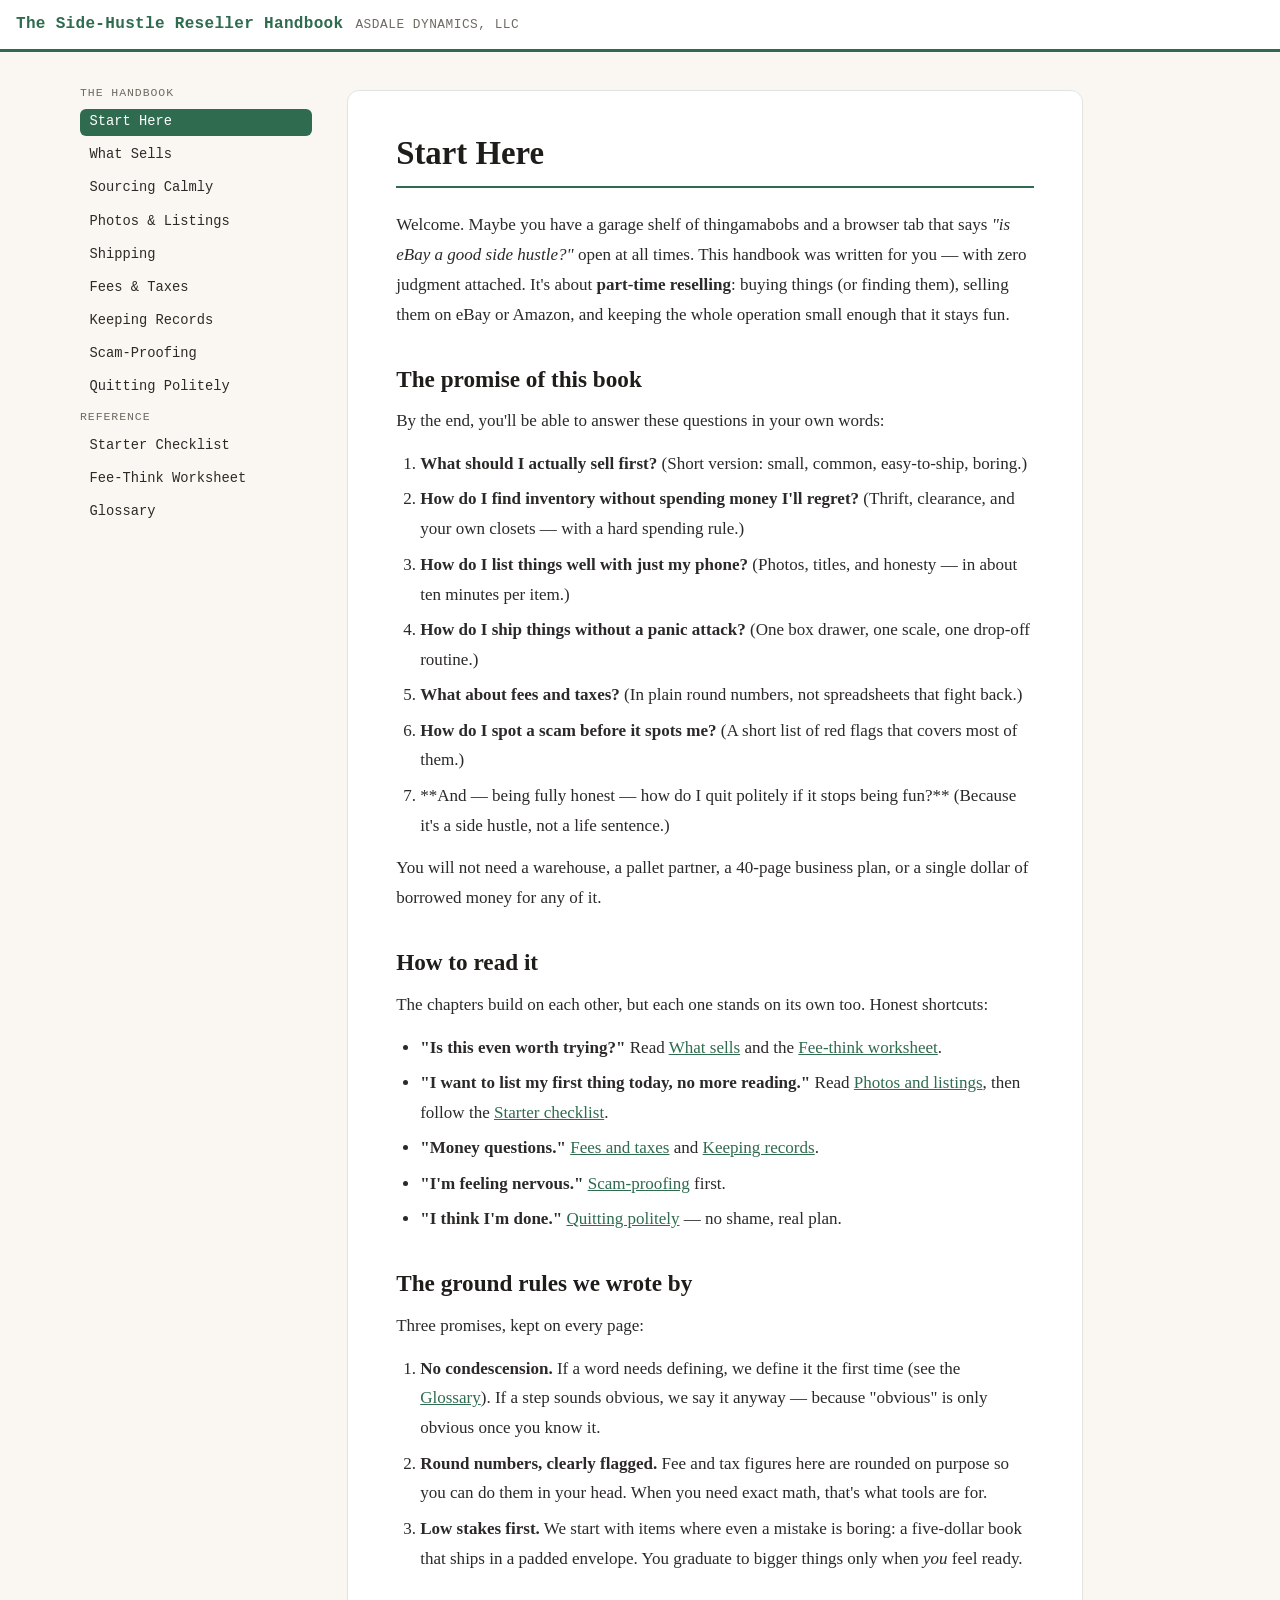
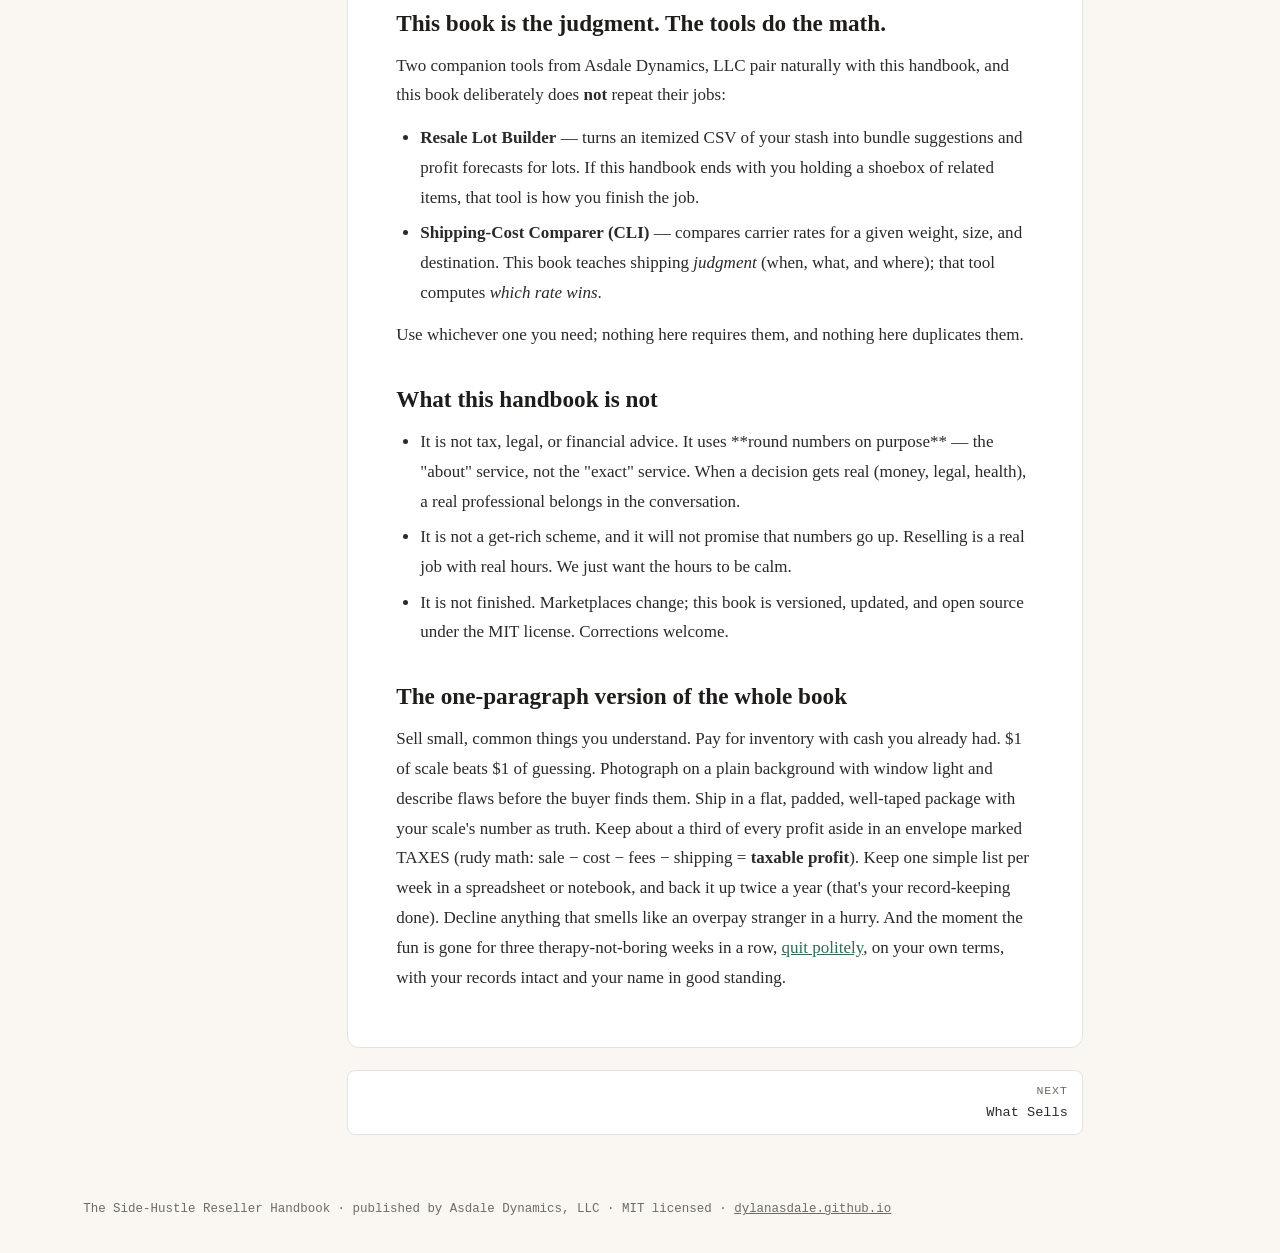
<file: site/index.html>
<!DOCTYPE html>
<html lang="en">
<head>
<meta charset="utf-8">
<meta name="viewport" content="width=device-width, initial-scale=1">
<title>Start Here — The Side-Hustle Reseller Handbook</title>
<style>
:root {
  --bg: #faf7f2;
  --surface: #ffffff;
  --ink: #2b2a28;
  --muted: #6f6a62;
  --accent: #2f6b4f;
  --accent-soft: #e2efe7;
  --line: #e0e6df;
  --code-bg: #f1f2ee;
  --sidebar-w: 16.5rem;
}

* { box-sizing: border-box; }

html { scroll-behavior: smooth; }

body {
  margin: 0;
  font-family: Georgia, "Iowan Old Style", "Times New Roman", serif;
  font-size: 1.065rem;
  line-height: 1.75;
  color: var(--ink);
  background: var(--bg);
}

code, pre, .nav, .skip-link, .pager, .page-footer, .site-header {
  font-family: ui-monospace, "SF Mono", "Cascadia Code", Consolas, Menlo, monospace;
}

.site-header {
  background: var(--surface);
  border-bottom: 3px solid var(--accent);
  padding: 0.65rem 1rem;
  display: flex;
  align-items: baseline;
  gap: 0.75rem;
  flex-wrap: wrap;
}

.site-header .brand {
  font-weight: 700;
  letter-spacing: 0.02em;
  color: var(--accent);
  text-decoration: none;
  font-size: 1rem;
}

.site-header .tagline {
  color: var(--muted);
  font-size: 0.8rem;
  letter-spacing: 0.04em;
  text-transform: uppercase;
}

.skip-link {
  position: absolute;
  left: -999px;
  top: 0;
  background: var(--accent);
  color: #fff;
  padding: 0.5rem 0.75rem;
  z-index: 10;
}

.skip-link:focus { left: 0.5rem; top: 0.5rem; }

.layout {
  display: flex;
  max-width: 72rem;
  margin: 0 auto;
  align-items: flex-start;
}

.sidebar {
  width: var(--sidebar-w);
  flex: none;
  position: sticky;
  top: 0;
  padding: 1.6rem 1rem 2rem;
  font-size: 0.86rem;
  max-height: 100vh;
  overflow-y: auto;
}

.nav { list-style: none; margin: 0; padding: 0; }

.nav .nav-label {
  color: var(--muted);
  font-size: 0.72rem;
  letter-spacing: 0.08em;
  text-transform: uppercase;
  margin: 1.1rem 0 0.35rem;
  display: block;
}

.nav .nav-label:first-child { margin-top: 0; }

.nav a {
  display: block;
  color: var(--ink);
  text-decoration: none;
  padding: 0.28rem 0.6rem;
  border-radius: 6px;
  line-height: 1.35;
}

.nav a:hover { background: var(--accent-soft); }

.nav a.active {
  background: var(--accent);
  color: #fff;
}

main {
  flex: 1;
  min-width: 0;
  padding: 2.4rem 1.2rem 3rem;
}

article {
  background: var(--surface);
  border: 1px solid var(--line);
  border-radius: 12px;
  padding: 2.6rem 3rem;
  max-width: 46rem;
}

h1, h2, h3, h4 {
  font-family: Georgia, serif;
  line-height: 1.25;
  color: #1f1d1a;
  scroll-margin-top: 1rem;
}

h1 {
  font-size: 2.05rem;
  margin: 0 0 1.4rem;
  padding-bottom: 0.75rem;
  border-bottom: 2px solid var(--accent);
}

h2 { font-size: 1.45rem; margin: 2.2rem 0 0.7rem; }
h3 { font-size: 1.18rem; margin: 1.8rem 0 0.5rem; }

p { margin: 0.8rem 0; }

a { color: var(--accent); }

a:hover { text-decoration-thickness: 2px; }

blockquote {
  margin: 1.2rem 0;
  padding: 0.7rem 1.1rem;
  border-left: 4px solid var(--accent);
  background: var(--accent-soft);
  border-radius: 0 8px 8px 0;
  font-style: italic;
}

blockquote p { margin: 0.3rem 0; }

code {
  background: var(--code-bg);
  border: 1px solid var(--line);
  border-radius: 5px;
  padding: 0.1rem 0.34rem;
  font-size: 0.87em;
}

pre {
  background: #26312b;
  color: #eef2ec;
  border-radius: 10px;
  padding: 1rem 1.2rem;
  overflow-x: auto;
  line-height: 1.55;
  font-size: 0.86rem;
}

pre code {
  background: none;
  border: none;
  padding: 0;
  color: inherit;
  font-size: inherit;
}

ul, ol { padding-left: 1.5rem; margin: 0.8rem 0; }

li { margin: 0.35rem 0; }

ul.checklist { list-style: none; padding-left: 0.3rem; }

ul.checklist li {
  padding-left: 1.7rem;
  position: relative;
}

ul.checklist li::before {
  content: "";
  position: absolute;
  left: 0;
  top: 0.42em;
  width: 1rem;
  height: 1rem;
  border: 2px solid var(--accent);
  border-radius: 4px;
  background: #fff;
}

ul.checklist li { margin: 0.55rem 0; }

table {
  border-collapse: collapse;
  width: 100%;
  margin: 1.2rem 0;
  font-size: 0.95rem;
}

th, td {
  border: 1px solid var(--line);
  padding: 0.45rem 0.7rem;
  text-align: left;
  vertical-align: top;
}

th { background: var(--accent-soft); color: #1d4a36; }

hr {
  border: none;
  border-top: 1px dashed var(--line);
  margin: 2rem auto;
  width: 60%;
}

.pager {
  max-width: 46rem;
  display: flex;
  justify-content: space-between;
  gap: 1rem;
  margin-top: 1.4rem;
  font-size: 0.85rem;
}

.pager a {
  background: var(--surface);
  border: 1px solid var(--line);
  border-radius: 8px;
  padding: 0.6rem 0.9rem;
  text-decoration: none;
  color: var(--ink);
  flex: 1;
}

.pager a:hover { border-color: var(--accent); }
.pager .next { text-align: right; }

.pager .dir {
  display: block;
  color: var(--muted);
  font-size: 0.72rem;
  text-transform: uppercase;
  letter-spacing: 0.08em;
}

.page-footer {
  max-width: 72rem;
  margin: 0 auto;
  padding: 1rem 1.2rem 2rem;
  color: var(--muted);
  font-size: 0.78rem;
}

.page-footer a { color: var(--muted); }

@media (max-width: 56rem) {
  .layout { flex-direction: column; }
  .sidebar {
    position: static;
    width: 100%;
    max-height: none;
    border-bottom: 1px solid var(--line);
    padding-bottom: 1rem;
  }
  article { padding: 1.6rem 1.2rem; }
}

</style>
</head>
<body>
<a class="skip-link" href="#content">Skip to content</a>
<header class="site-header">
  <a class="brand" href="index.html">The Side-Hustle Reseller Handbook</a>
  <span class="tagline">Asdale Dynamics, LLC</span>
</header>
<div class="layout">
  <nav class="sidebar" aria-label="Chapters">
    <ul class="nav"><li><span class="nav-label">The handbook</span></li><li><a class="active" href="index.html">Start Here</a></li><li><a class="" href="01-what-sells.html">What Sells</a></li><li><a class="" href="02-sourcing-calmly.html">Sourcing Calmly</a></li><li><a class="" href="03-photos-and-listings.html">Photos &amp; Listings</a></li><li><a class="" href="04-shipping-without-stress.html">Shipping</a></li><li><a class="" href="05-fees-and-taxes.html">Fees &amp; Taxes</a></li><li><a class="" href="06-keeping-records.html">Keeping Records</a></li><li><a class="" href="07-scam-proofing.html">Scam-Proofing</a></li><li><a class="" href="08-quitting-politely.html">Quitting Politely</a></li><li><span class="nav-label">Reference</span></li><li><a class="" href="starter-checklist.html">Starter Checklist</a></li><li><a class="" href="fee-think-worksheet.html">Fee-Think Worksheet</a></li><li><a class="" href="glossary.html">Glossary</a></li></ul>
  </nav>
  <main id="content">
    <article>
<h1 id="start-here">Start Here</h1>
<p>Welcome. Maybe you have a garage shelf of thingamabobs and a browser tab that says <em>"is eBay a good side hustle?"</em> open at all times. This handbook was written for you — with zero judgment attached. It's about <strong>part-time reselling</strong>: buying things (or finding them), selling them on eBay or Amazon, and keeping the whole operation small enough that it stays fun.</p>
<h2 id="the-promise-of-this-book">The promise of this book</h2>
<p>By the end, you'll be able to answer these questions in your own words:</p>
<ol>
<li><strong>What should I actually sell first?</strong> (Short version: small, common, easy-to-ship, boring.)</li>
<li><strong>How do I find inventory without spending money I'll regret?</strong> (Thrift, clearance, and your own closets — with a hard spending rule.)</li>
<li><strong>How do I list things well with just my phone?</strong> (Photos, titles, and honesty — in about ten minutes per item.)</li>
<li><strong>How do I ship things without a panic attack?</strong> (One box drawer, one scale, one drop-off routine.)</li>
<li><strong>What about fees and taxes?</strong> (In plain round numbers, not spreadsheets that fight back.)</li>
<li><strong>How do I spot a scam before it spots me?</strong> (A short list of red flags that covers most of them.)</li>
<li>**And — being fully honest — how do I quit politely if it stops being fun?** (Because it's a side hustle, not a life sentence.)</li>
</ol>
<p>You will not need a warehouse, a pallet partner, a 40-page business plan, or a single dollar of borrowed money for any of it.</p>
<h2 id="how-to-read-it">How to read it</h2>
<p>The chapters build on each other, but each one stands on its own too. Honest shortcuts:</p>
<ul>
<li><strong>"Is this even worth trying?"</strong> Read <a href="01-what-sells.html">What sells</a> and the <a href="fee-think-worksheet.html">Fee-think worksheet</a>.</li>
<li><strong>"I want to list my first thing today, no more reading."</strong> Read <a href="03-photos-and-listings.html">Photos and listings</a>, then follow the <a href="starter-checklist.html">Starter checklist</a>.</li>
<li><strong>"Money questions."</strong> <a href="05-fees-and-taxes.html">Fees and taxes</a> and <a href="06-keeping-records.html">Keeping records</a>.</li>
<li><strong>"I'm feeling nervous."</strong> <a href="07-scam-proofing.html">Scam-proofing</a> first.</li>
<li><strong>"I think I'm done."</strong> <a href="08-quitting-politely.html">Quitting politely</a> — no shame, real plan.</li>
</ul>
<h2 id="the-ground-rules-we-wrote-by">The ground rules we wrote by</h2>
<p>Three promises, kept on every page:</p>
<ol>
<li><strong>No condescension.</strong> If a word needs defining, we define it the first time (see the <a href="glossary.html">Glossary</a>). If a step sounds obvious, we say it anyway — because "obvious" is only obvious once you know it.</li>
<li><strong>Round numbers, clearly flagged.</strong> Fee and tax figures here are rounded on purpose so you can do them in your head. When you need exact math, that's what tools are for.</li>
<li><strong>Low stakes first.</strong> We start with items where even a mistake is boring: a five-dollar book that ships in a padded envelope. You graduate to bigger things only when <em>you</em> feel ready.</li>
</ol>
<h2 id="this-book-is-the-judgment-the-tools-do-the-math">This book is the judgment. The tools do the math.</h2>
<p>Two companion tools from Asdale Dynamics, LLC pair naturally with this handbook, and this book deliberately does <strong>not</strong> repeat their jobs:</p>
<ul>
<li><strong>Resale Lot Builder</strong> — turns an itemized CSV of your stash into bundle suggestions and profit forecasts for lots. If this handbook ends with you holding a shoebox of related items, that tool is how you finish the job.</li>
<li><strong>Shipping-Cost Comparer (CLI)</strong> — compares carrier rates for a given weight, size, and destination. This book teaches shipping <em>judgment</em> (when, what, and where); that tool computes <em>which rate wins</em>.</li>
</ul>
<p>Use whichever one you need; nothing here requires them, and nothing here duplicates them.</p>
<h2 id="what-this-handbook-is-not">What this handbook is not</h2>
<ul>
<li>It is not tax, legal, or financial advice. It uses **round numbers on purpose** — the "about" service, not the "exact" service. When a decision gets real (money, legal, health), a real professional belongs in the conversation.</li>
<li>It is not a get-rich scheme, and it will not promise that numbers go up. Reselling is a real job with real hours. We just want the hours to be calm.</li>
<li>It is not finished. Marketplaces change; this book is versioned, updated, and open source under the MIT license. Corrections welcome.</li>
</ul>
<h2 id="the-one-paragraph-version-of-the-whole-book">The one-paragraph version of the whole book</h2>
<p>Sell small, common things you understand. Pay for inventory with cash you already had. $1 of scale beats $1 of guessing. Photograph on a plain background with window light and describe flaws before the buyer finds them. Ship in a flat, padded, well-taped package with your scale's number as truth. Keep about a third of every profit aside in an envelope marked TAXES (rudy math: sale − cost − fees − shipping = <strong>taxable profit</strong>). Keep one simple list per week in a spreadsheet or notebook, and back it up twice a year (that's your record-keeping done). Decline anything that smells like an overpay stranger in a hurry. And the moment the fun is gone for three therapy-not-boring weeks in a row, <a href="08-quitting-politely.html">quit politely</a>, on your own terms, with your records intact and your name in good standing.</p>
    </article>
    <nav class="pager" aria-label="Previous and next chapter">
      
      <a class="next" href="01-what-sells.html"><span class="dir">Next</span>What Sells</a>
    </nav>
  </main>
</div>
<footer class="page-footer">
  The Side-Hustle Reseller Handbook · published by Asdale Dynamics, LLC ·
  MIT licensed · <a href="https://dylanasdale.github.io">dylanasdale.github.io</a>
</footer>
</body>
</html>
</file>
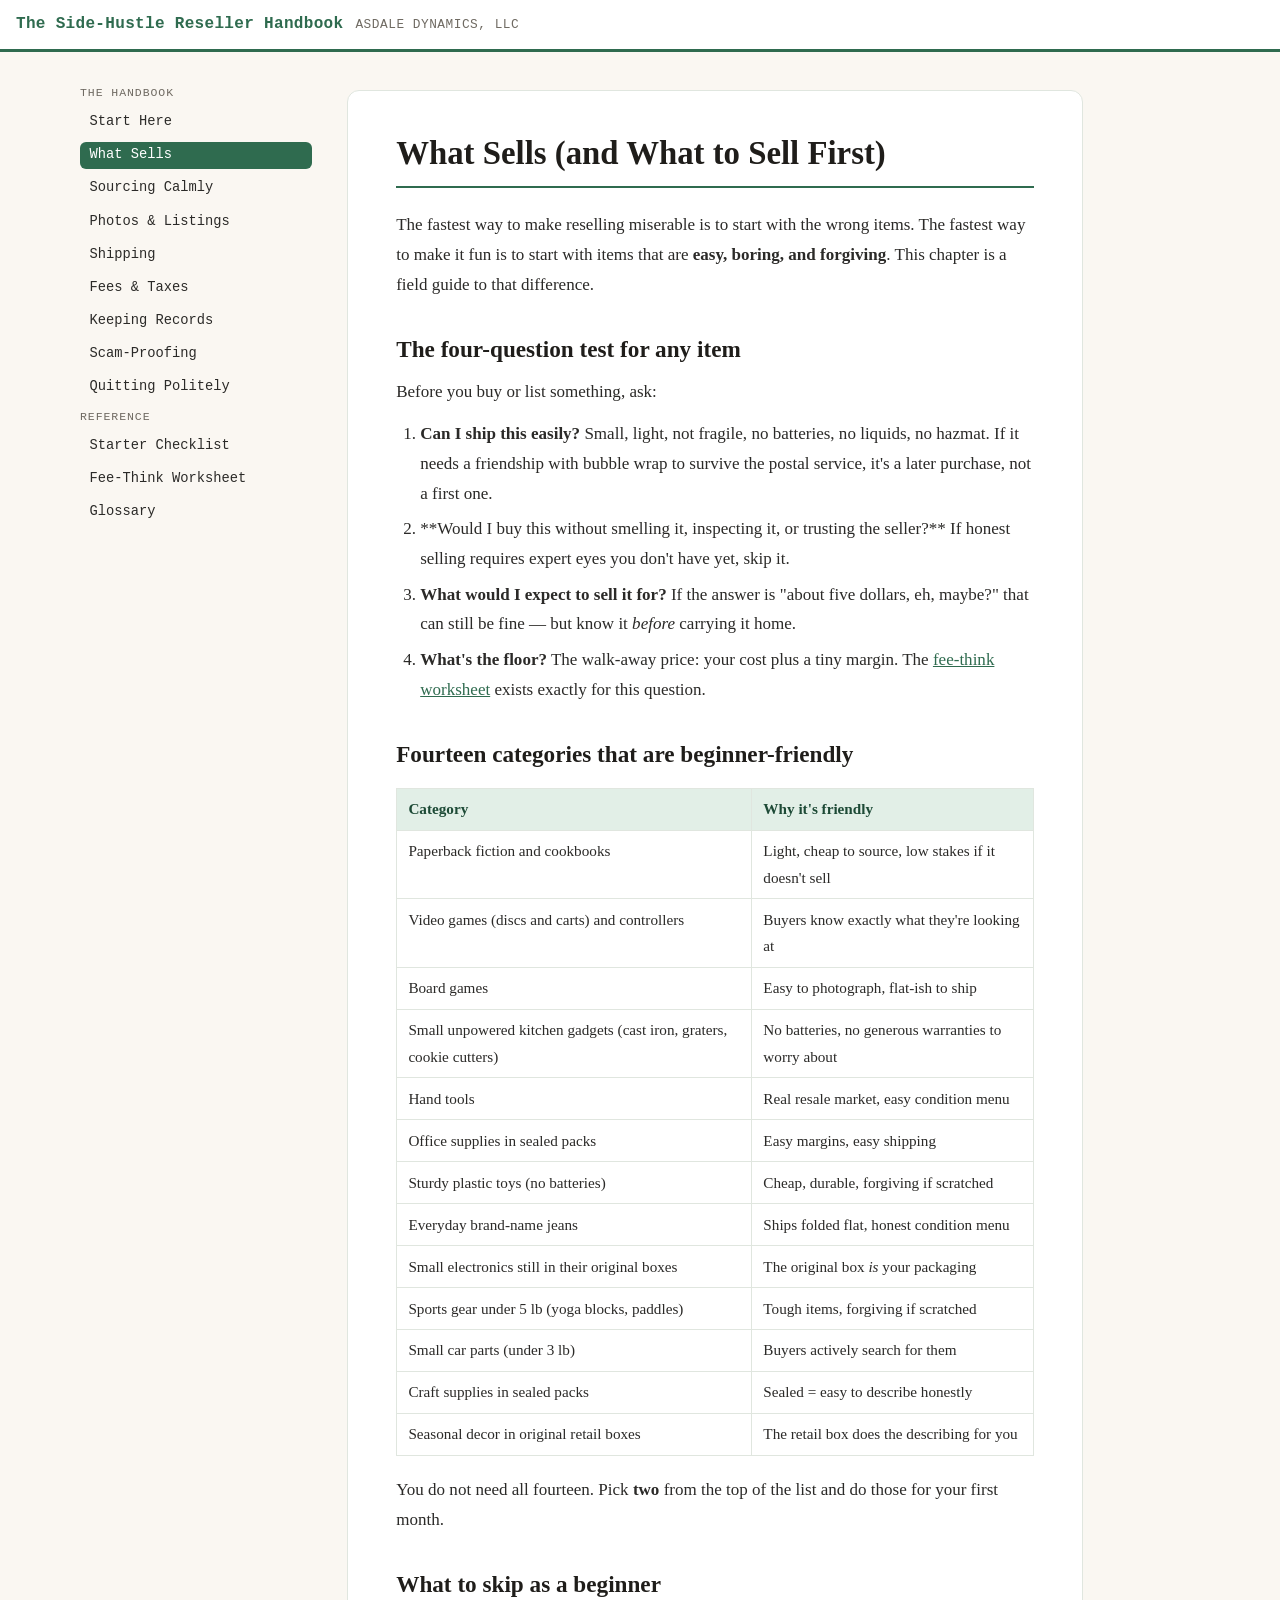
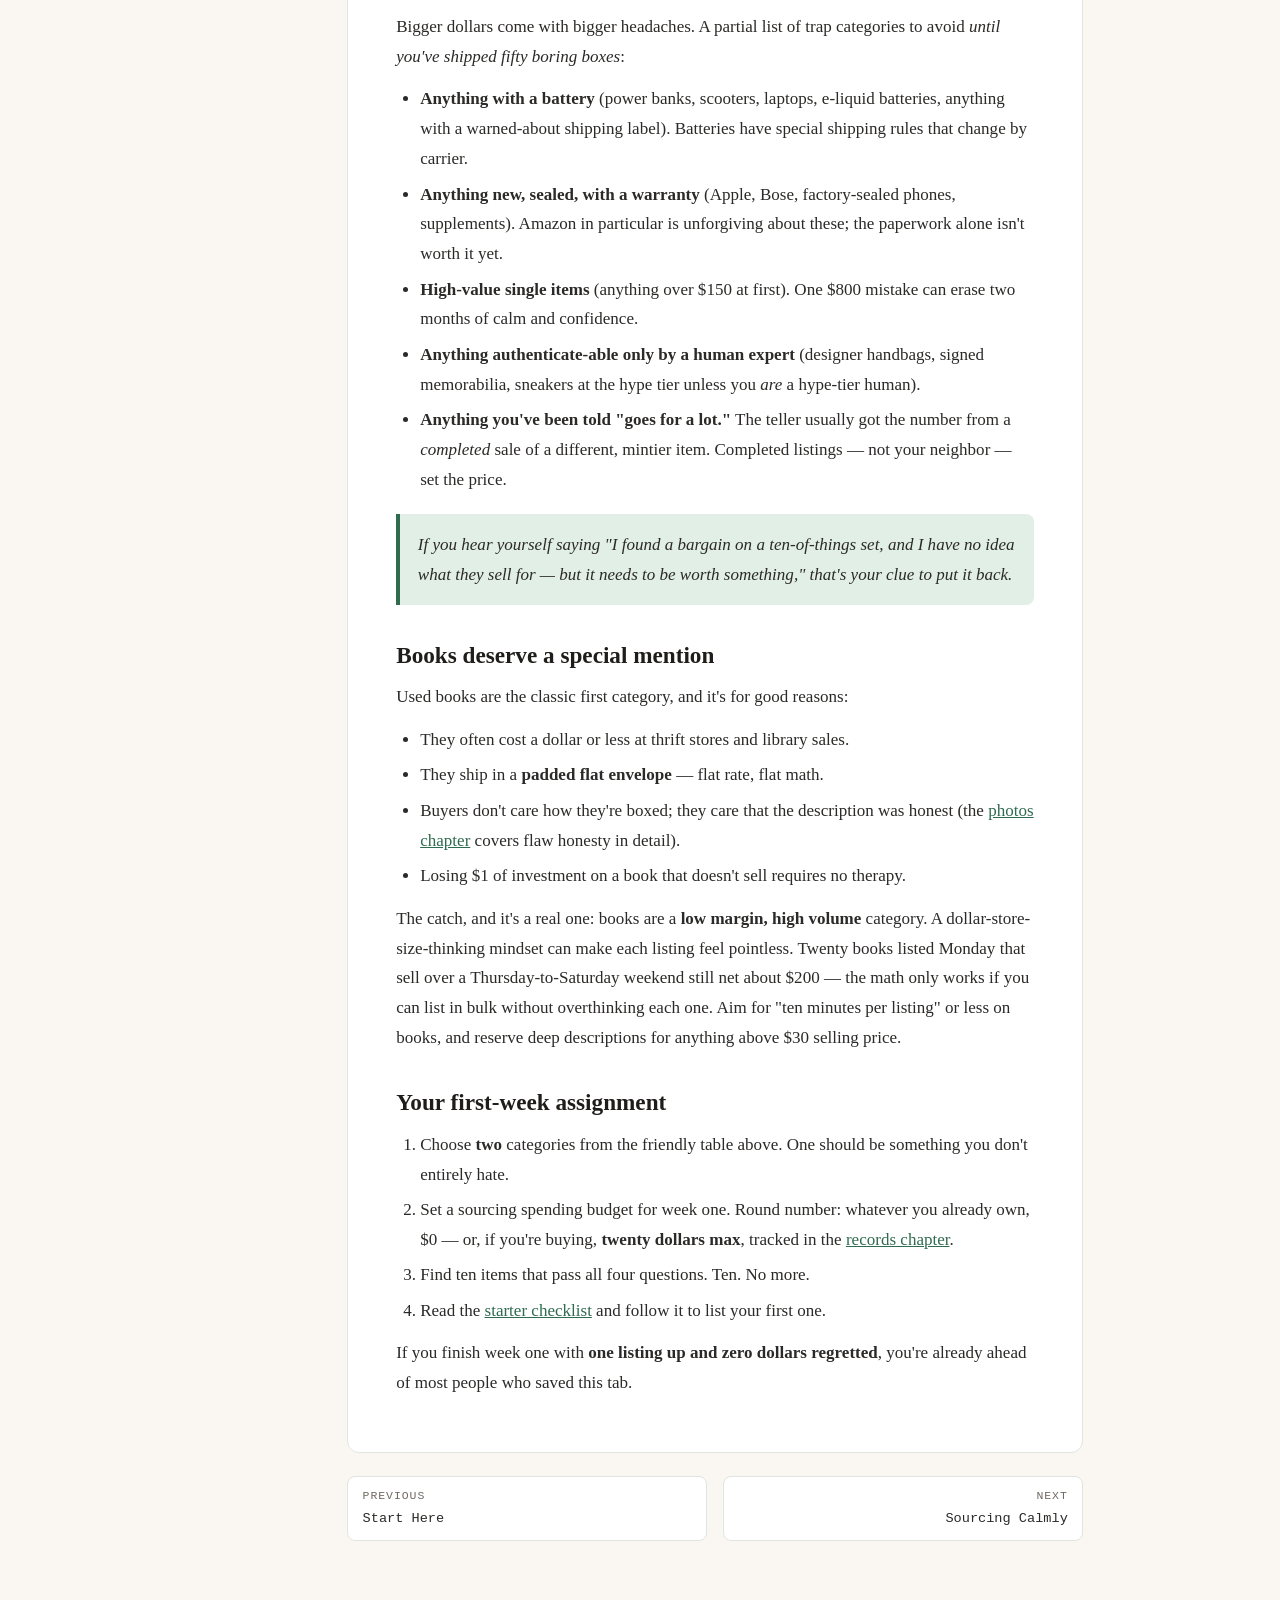
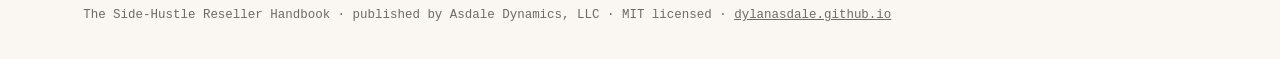
<file: site/01-what-sells.html>
<!DOCTYPE html>
<html lang="en">
<head>
<meta charset="utf-8">
<meta name="viewport" content="width=device-width, initial-scale=1">
<title>What Sells (and What to Sell First) — The Side-Hustle Reseller Handbook</title>
<style>
:root {
  --bg: #faf7f2;
  --surface: #ffffff;
  --ink: #2b2a28;
  --muted: #6f6a62;
  --accent: #2f6b4f;
  --accent-soft: #e2efe7;
  --line: #e0e6df;
  --code-bg: #f1f2ee;
  --sidebar-w: 16.5rem;
}

* { box-sizing: border-box; }

html { scroll-behavior: smooth; }

body {
  margin: 0;
  font-family: Georgia, "Iowan Old Style", "Times New Roman", serif;
  font-size: 1.065rem;
  line-height: 1.75;
  color: var(--ink);
  background: var(--bg);
}

code, pre, .nav, .skip-link, .pager, .page-footer, .site-header {
  font-family: ui-monospace, "SF Mono", "Cascadia Code", Consolas, Menlo, monospace;
}

.site-header {
  background: var(--surface);
  border-bottom: 3px solid var(--accent);
  padding: 0.65rem 1rem;
  display: flex;
  align-items: baseline;
  gap: 0.75rem;
  flex-wrap: wrap;
}

.site-header .brand {
  font-weight: 700;
  letter-spacing: 0.02em;
  color: var(--accent);
  text-decoration: none;
  font-size: 1rem;
}

.site-header .tagline {
  color: var(--muted);
  font-size: 0.8rem;
  letter-spacing: 0.04em;
  text-transform: uppercase;
}

.skip-link {
  position: absolute;
  left: -999px;
  top: 0;
  background: var(--accent);
  color: #fff;
  padding: 0.5rem 0.75rem;
  z-index: 10;
}

.skip-link:focus { left: 0.5rem; top: 0.5rem; }

.layout {
  display: flex;
  max-width: 72rem;
  margin: 0 auto;
  align-items: flex-start;
}

.sidebar {
  width: var(--sidebar-w);
  flex: none;
  position: sticky;
  top: 0;
  padding: 1.6rem 1rem 2rem;
  font-size: 0.86rem;
  max-height: 100vh;
  overflow-y: auto;
}

.nav { list-style: none; margin: 0; padding: 0; }

.nav .nav-label {
  color: var(--muted);
  font-size: 0.72rem;
  letter-spacing: 0.08em;
  text-transform: uppercase;
  margin: 1.1rem 0 0.35rem;
  display: block;
}

.nav .nav-label:first-child { margin-top: 0; }

.nav a {
  display: block;
  color: var(--ink);
  text-decoration: none;
  padding: 0.28rem 0.6rem;
  border-radius: 6px;
  line-height: 1.35;
}

.nav a:hover { background: var(--accent-soft); }

.nav a.active {
  background: var(--accent);
  color: #fff;
}

main {
  flex: 1;
  min-width: 0;
  padding: 2.4rem 1.2rem 3rem;
}

article {
  background: var(--surface);
  border: 1px solid var(--line);
  border-radius: 12px;
  padding: 2.6rem 3rem;
  max-width: 46rem;
}

h1, h2, h3, h4 {
  font-family: Georgia, serif;
  line-height: 1.25;
  color: #1f1d1a;
  scroll-margin-top: 1rem;
}

h1 {
  font-size: 2.05rem;
  margin: 0 0 1.4rem;
  padding-bottom: 0.75rem;
  border-bottom: 2px solid var(--accent);
}

h2 { font-size: 1.45rem; margin: 2.2rem 0 0.7rem; }
h3 { font-size: 1.18rem; margin: 1.8rem 0 0.5rem; }

p { margin: 0.8rem 0; }

a { color: var(--accent); }

a:hover { text-decoration-thickness: 2px; }

blockquote {
  margin: 1.2rem 0;
  padding: 0.7rem 1.1rem;
  border-left: 4px solid var(--accent);
  background: var(--accent-soft);
  border-radius: 0 8px 8px 0;
  font-style: italic;
}

blockquote p { margin: 0.3rem 0; }

code {
  background: var(--code-bg);
  border: 1px solid var(--line);
  border-radius: 5px;
  padding: 0.1rem 0.34rem;
  font-size: 0.87em;
}

pre {
  background: #26312b;
  color: #eef2ec;
  border-radius: 10px;
  padding: 1rem 1.2rem;
  overflow-x: auto;
  line-height: 1.55;
  font-size: 0.86rem;
}

pre code {
  background: none;
  border: none;
  padding: 0;
  color: inherit;
  font-size: inherit;
}

ul, ol { padding-left: 1.5rem; margin: 0.8rem 0; }

li { margin: 0.35rem 0; }

ul.checklist { list-style: none; padding-left: 0.3rem; }

ul.checklist li {
  padding-left: 1.7rem;
  position: relative;
}

ul.checklist li::before {
  content: "";
  position: absolute;
  left: 0;
  top: 0.42em;
  width: 1rem;
  height: 1rem;
  border: 2px solid var(--accent);
  border-radius: 4px;
  background: #fff;
}

ul.checklist li { margin: 0.55rem 0; }

table {
  border-collapse: collapse;
  width: 100%;
  margin: 1.2rem 0;
  font-size: 0.95rem;
}

th, td {
  border: 1px solid var(--line);
  padding: 0.45rem 0.7rem;
  text-align: left;
  vertical-align: top;
}

th { background: var(--accent-soft); color: #1d4a36; }

hr {
  border: none;
  border-top: 1px dashed var(--line);
  margin: 2rem auto;
  width: 60%;
}

.pager {
  max-width: 46rem;
  display: flex;
  justify-content: space-between;
  gap: 1rem;
  margin-top: 1.4rem;
  font-size: 0.85rem;
}

.pager a {
  background: var(--surface);
  border: 1px solid var(--line);
  border-radius: 8px;
  padding: 0.6rem 0.9rem;
  text-decoration: none;
  color: var(--ink);
  flex: 1;
}

.pager a:hover { border-color: var(--accent); }
.pager .next { text-align: right; }

.pager .dir {
  display: block;
  color: var(--muted);
  font-size: 0.72rem;
  text-transform: uppercase;
  letter-spacing: 0.08em;
}

.page-footer {
  max-width: 72rem;
  margin: 0 auto;
  padding: 1rem 1.2rem 2rem;
  color: var(--muted);
  font-size: 0.78rem;
}

.page-footer a { color: var(--muted); }

@media (max-width: 56rem) {
  .layout { flex-direction: column; }
  .sidebar {
    position: static;
    width: 100%;
    max-height: none;
    border-bottom: 1px solid var(--line);
    padding-bottom: 1rem;
  }
  article { padding: 1.6rem 1.2rem; }
}

</style>
</head>
<body>
<a class="skip-link" href="#content">Skip to content</a>
<header class="site-header">
  <a class="brand" href="index.html">The Side-Hustle Reseller Handbook</a>
  <span class="tagline">Asdale Dynamics, LLC</span>
</header>
<div class="layout">
  <nav class="sidebar" aria-label="Chapters">
    <ul class="nav"><li><span class="nav-label">The handbook</span></li><li><a class="" href="index.html">Start Here</a></li><li><a class="active" href="01-what-sells.html">What Sells</a></li><li><a class="" href="02-sourcing-calmly.html">Sourcing Calmly</a></li><li><a class="" href="03-photos-and-listings.html">Photos &amp; Listings</a></li><li><a class="" href="04-shipping-without-stress.html">Shipping</a></li><li><a class="" href="05-fees-and-taxes.html">Fees &amp; Taxes</a></li><li><a class="" href="06-keeping-records.html">Keeping Records</a></li><li><a class="" href="07-scam-proofing.html">Scam-Proofing</a></li><li><a class="" href="08-quitting-politely.html">Quitting Politely</a></li><li><span class="nav-label">Reference</span></li><li><a class="" href="starter-checklist.html">Starter Checklist</a></li><li><a class="" href="fee-think-worksheet.html">Fee-Think Worksheet</a></li><li><a class="" href="glossary.html">Glossary</a></li></ul>
  </nav>
  <main id="content">
    <article>
<h1 id="what-sells-and-what-to-sell-first">What Sells (and What to Sell First)</h1>
<p>The fastest way to make reselling miserable is to start with the wrong items. The fastest way to make it fun is to start with items that are <strong>easy, boring, and forgiving</strong>. This chapter is a field guide to that difference.</p>
<h2 id="the-four-question-test-for-any-item">The four-question test for any item</h2>
<p>Before you buy or list something, ask:</p>
<ol>
<li><strong>Can I ship this easily?</strong> Small, light, not fragile, no batteries, no liquids, no hazmat. If it needs a friendship with bubble wrap to survive the postal service, it's a later purchase, not a first one.</li>
<li>**Would I buy this without smelling it, inspecting it, or trusting the seller?** If honest selling requires expert eyes you don't have yet, skip it.</li>
<li><strong>What would I expect to sell it for?</strong> If the answer is "about five dollars, eh, maybe?" that can still be fine — but know it <em>before</em> carrying it home.</li>
<li><strong>What's the floor?</strong> The walk-away price: your cost plus a tiny margin. The <a href="fee-think-worksheet.html">fee-think worksheet</a> exists exactly for this question.</li>
</ol>
<h2 id="fourteen-categories-that-are-beginner-friendly">Fourteen categories that are beginner-friendly</h2>
<table><thead><tr><th>Category</th><th>Why it's friendly</th></tr></thead><tbody><tr><td>Paperback fiction and cookbooks</td><td>Light, cheap to source, low stakes if it doesn't sell</td></tr><tr><td>Video games (discs and carts) and controllers</td><td>Buyers know exactly what they're looking at</td></tr><tr><td>Board games</td><td>Easy to photograph, flat-ish to ship</td></tr><tr><td>Small unpowered kitchen gadgets (cast iron, graters, cookie cutters)</td><td>No batteries, no generous warranties to worry about</td></tr><tr><td>Hand tools</td><td>Real resale market, easy condition menu</td></tr><tr><td>Office supplies in sealed packs</td><td>Easy margins, easy shipping</td></tr><tr><td>Sturdy plastic toys (no batteries)</td><td>Cheap, durable, forgiving if scratched</td></tr><tr><td>Everyday brand-name jeans</td><td>Ships folded flat, honest condition menu</td></tr><tr><td>Small electronics still in their original boxes</td><td>The original box <em>is</em> your packaging</td></tr><tr><td>Sports gear under 5 lb (yoga blocks, paddles)</td><td>Tough items, forgiving if scratched</td></tr><tr><td>Small car parts (under 3 lb)</td><td>Buyers actively search for them</td></tr><tr><td>Craft supplies in sealed packs</td><td>Sealed = easy to describe honestly</td></tr><tr><td>Seasonal decor in original retail boxes</td><td>The retail box does the describing for you</td></tr></tbody></table>
<p>You do not need all fourteen. Pick <strong>two</strong> from the top of the list and do those for your first month.</p>
<h2 id="what-to-skip-as-a-beginner">What to skip as a beginner</h2>
<p>Bigger dollars come with bigger headaches. A partial list of trap categories to avoid <em>until you've shipped fifty boring boxes</em>:</p>
<ul>
<li><strong>Anything with a battery</strong> (power banks, scooters, laptops, e-liquid batteries, anything with a warned-about shipping label). Batteries have special shipping rules that change by carrier.</li>
<li><strong>Anything new, sealed, with a warranty</strong> (Apple, Bose, factory-sealed phones, supplements). Amazon in particular is unforgiving about these; the paperwork alone isn't worth it yet.</li>
<li><strong>High-value single items</strong> (anything over $150 at first). One $800 mistake can erase two months of calm and confidence.</li>
<li><strong>Anything authenticate-able only by a human expert</strong> (designer handbags, signed memorabilia, sneakers at the hype tier unless you <em>are</em> a hype-tier human).</li>
<li><strong>Anything you've been told "goes for a lot."</strong> The teller usually got the number from a <em>completed</em> sale of a different, mintier item. Completed listings — not your neighbor — set the price.</li>
</ul>
<blockquote><p>If you hear yourself saying "I found a bargain on a ten-of-things set, and I have no idea what they sell for — but it <em>needs</em> to be worth something," that's your clue to put it back.</p></blockquote>
<h2 id="books-deserve-a-special-mention">Books deserve a special mention</h2>
<p>Used books are the classic first category, and it's for good reasons:</p>
<ul>
<li>They often cost a dollar or less at thrift stores and library sales.</li>
<li>They ship in a <strong>padded flat envelope</strong> — flat rate, flat math.</li>
<li>Buyers don't care how they're boxed; they care that the description was honest (the <a href="03-photos-and-listings.html">photos chapter</a> covers flaw honesty in detail).</li>
<li>Losing $1 of investment on a book that doesn't sell requires no therapy.</li>
</ul>
<p>The catch, and it's a real one: books are a <strong>low margin, high volume</strong> category. A dollar-store-size-thinking mindset can make each listing feel pointless. Twenty books listed Monday that sell over a Thursday-to-Saturday weekend still net about $200 — the math only works if you can list in bulk without overthinking each one. Aim for "ten minutes per listing" or less on books, and reserve deep descriptions for anything above $30 selling price.</p>
<h2 id="your-first-week-assignment">Your first-week assignment</h2>
<ol>
<li>Choose <strong>two</strong> categories from the friendly table above. One should be something you don't entirely hate.</li>
<li>Set a sourcing spending budget for week one. Round number: whatever you already own, $0 — or, if you're buying, <strong>twenty dollars max</strong>, tracked in the <a href="06-keeping-records.html">records chapter</a>.</li>
<li>Find ten items that pass all four questions. Ten. No more.</li>
<li>Read the <a href="starter-checklist.html">starter checklist</a> and follow it to list your first one.</li>
</ol>
<p>If you finish week one with <strong>one listing up and zero dollars regretted</strong>, you're already ahead of most people who saved this tab.</p>
    </article>
    <nav class="pager" aria-label="Previous and next chapter">
      <a class="prev" href="index.html"><span class="dir">Previous</span>Start Here</a>
      <a class="next" href="02-sourcing-calmly.html"><span class="dir">Next</span>Sourcing Calmly</a>
    </nav>
  </main>
</div>
<footer class="page-footer">
  The Side-Hustle Reseller Handbook · published by Asdale Dynamics, LLC ·
  MIT licensed · <a href="https://dylanasdale.github.io">dylanasdale.github.io</a>
</footer>
</body>
</html>
</file>
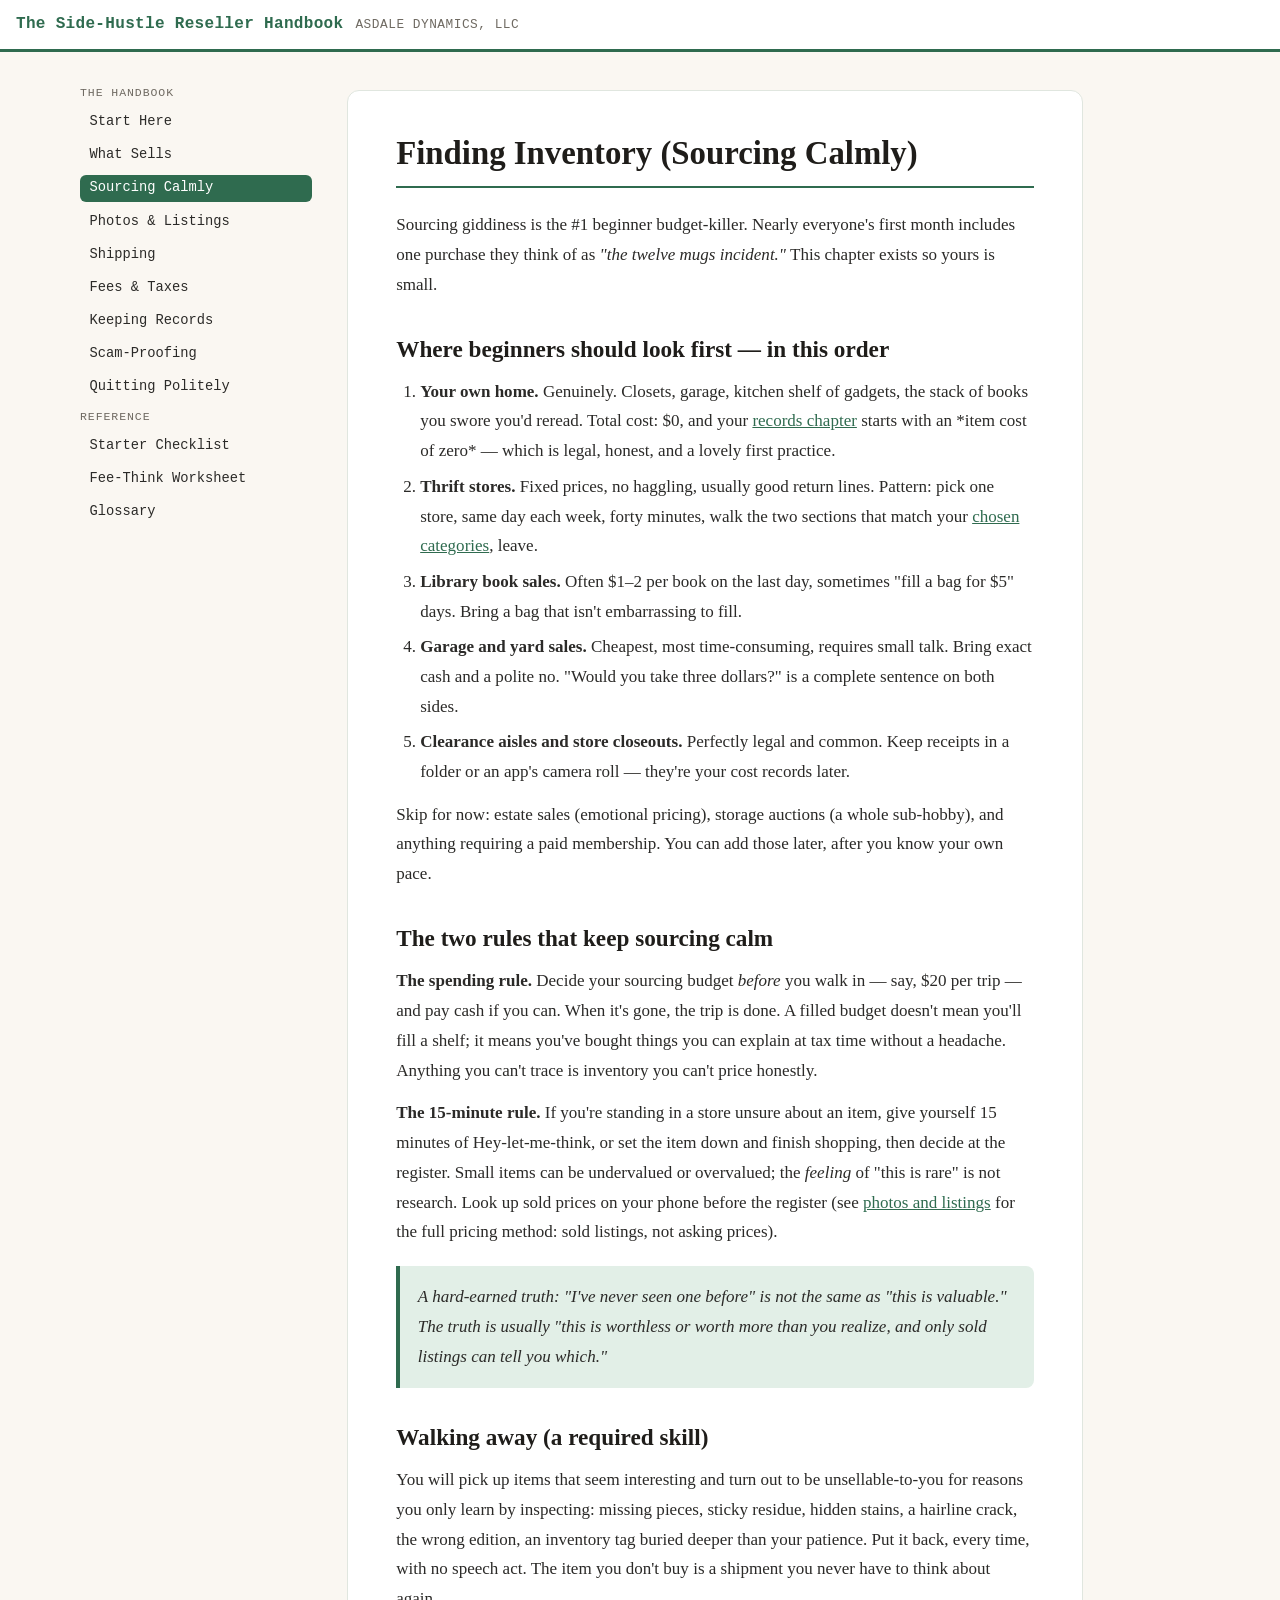
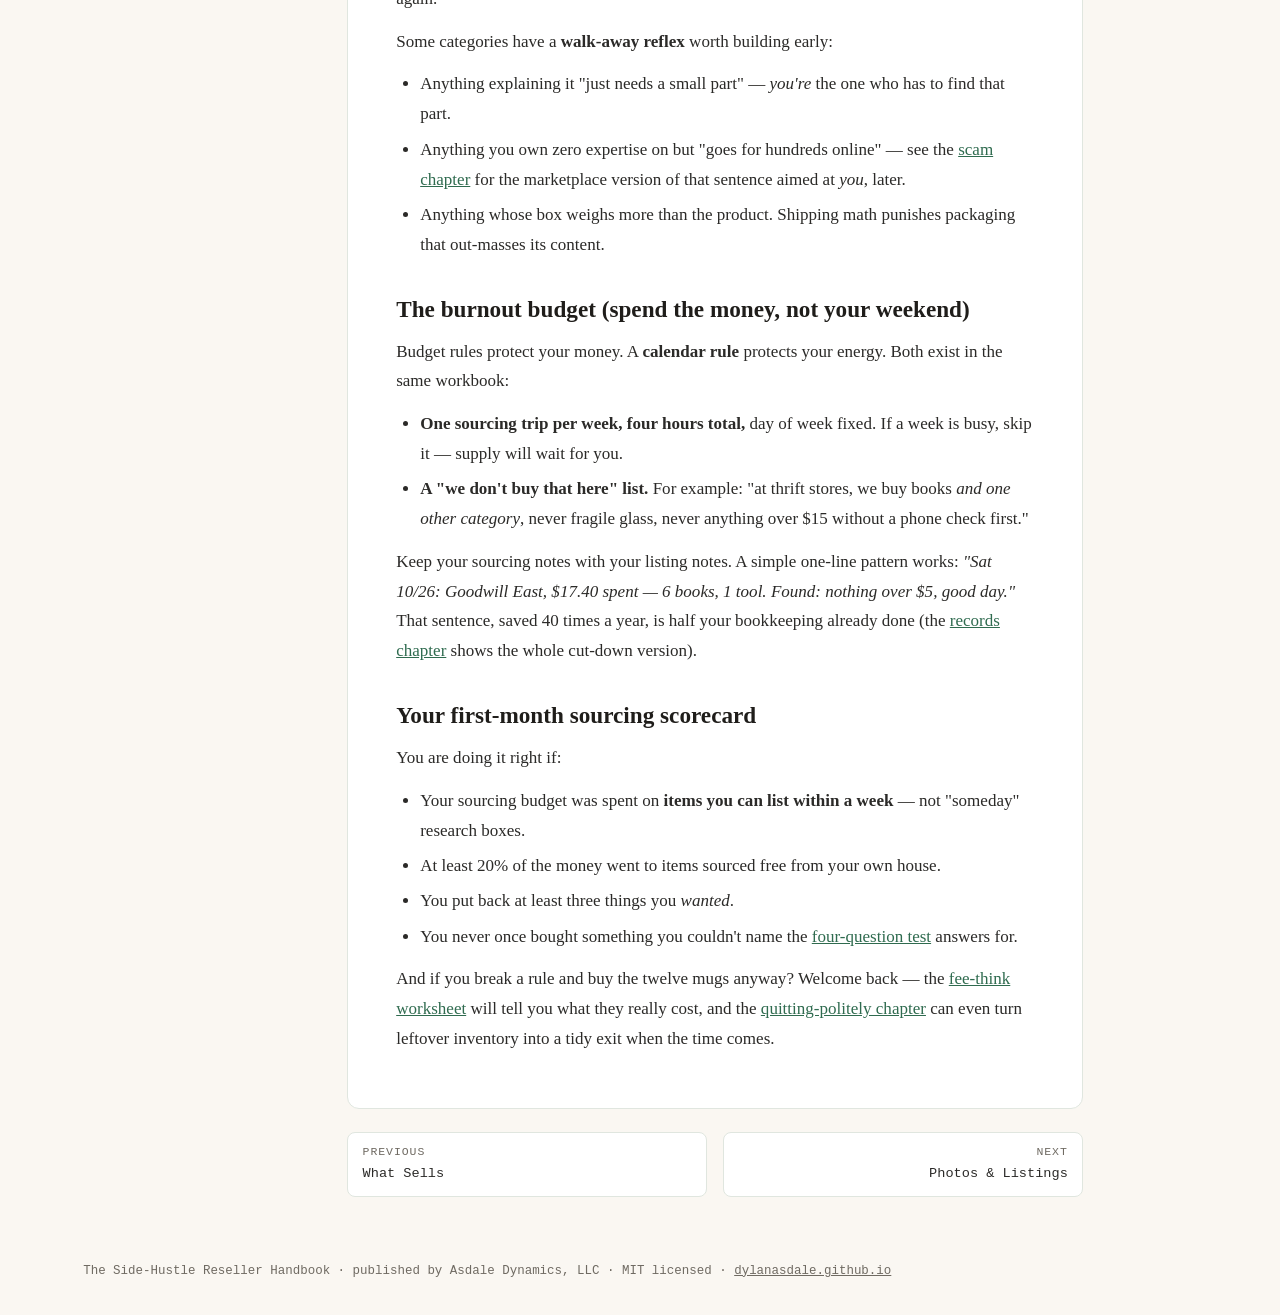
<file: site/02-sourcing-calmly.html>
<!DOCTYPE html>
<html lang="en">
<head>
<meta charset="utf-8">
<meta name="viewport" content="width=device-width, initial-scale=1">
<title>Finding Inventory (Sourcing Calmly) — The Side-Hustle Reseller Handbook</title>
<style>
:root {
  --bg: #faf7f2;
  --surface: #ffffff;
  --ink: #2b2a28;
  --muted: #6f6a62;
  --accent: #2f6b4f;
  --accent-soft: #e2efe7;
  --line: #e0e6df;
  --code-bg: #f1f2ee;
  --sidebar-w: 16.5rem;
}

* { box-sizing: border-box; }

html { scroll-behavior: smooth; }

body {
  margin: 0;
  font-family: Georgia, "Iowan Old Style", "Times New Roman", serif;
  font-size: 1.065rem;
  line-height: 1.75;
  color: var(--ink);
  background: var(--bg);
}

code, pre, .nav, .skip-link, .pager, .page-footer, .site-header {
  font-family: ui-monospace, "SF Mono", "Cascadia Code", Consolas, Menlo, monospace;
}

.site-header {
  background: var(--surface);
  border-bottom: 3px solid var(--accent);
  padding: 0.65rem 1rem;
  display: flex;
  align-items: baseline;
  gap: 0.75rem;
  flex-wrap: wrap;
}

.site-header .brand {
  font-weight: 700;
  letter-spacing: 0.02em;
  color: var(--accent);
  text-decoration: none;
  font-size: 1rem;
}

.site-header .tagline {
  color: var(--muted);
  font-size: 0.8rem;
  letter-spacing: 0.04em;
  text-transform: uppercase;
}

.skip-link {
  position: absolute;
  left: -999px;
  top: 0;
  background: var(--accent);
  color: #fff;
  padding: 0.5rem 0.75rem;
  z-index: 10;
}

.skip-link:focus { left: 0.5rem; top: 0.5rem; }

.layout {
  display: flex;
  max-width: 72rem;
  margin: 0 auto;
  align-items: flex-start;
}

.sidebar {
  width: var(--sidebar-w);
  flex: none;
  position: sticky;
  top: 0;
  padding: 1.6rem 1rem 2rem;
  font-size: 0.86rem;
  max-height: 100vh;
  overflow-y: auto;
}

.nav { list-style: none; margin: 0; padding: 0; }

.nav .nav-label {
  color: var(--muted);
  font-size: 0.72rem;
  letter-spacing: 0.08em;
  text-transform: uppercase;
  margin: 1.1rem 0 0.35rem;
  display: block;
}

.nav .nav-label:first-child { margin-top: 0; }

.nav a {
  display: block;
  color: var(--ink);
  text-decoration: none;
  padding: 0.28rem 0.6rem;
  border-radius: 6px;
  line-height: 1.35;
}

.nav a:hover { background: var(--accent-soft); }

.nav a.active {
  background: var(--accent);
  color: #fff;
}

main {
  flex: 1;
  min-width: 0;
  padding: 2.4rem 1.2rem 3rem;
}

article {
  background: var(--surface);
  border: 1px solid var(--line);
  border-radius: 12px;
  padding: 2.6rem 3rem;
  max-width: 46rem;
}

h1, h2, h3, h4 {
  font-family: Georgia, serif;
  line-height: 1.25;
  color: #1f1d1a;
  scroll-margin-top: 1rem;
}

h1 {
  font-size: 2.05rem;
  margin: 0 0 1.4rem;
  padding-bottom: 0.75rem;
  border-bottom: 2px solid var(--accent);
}

h2 { font-size: 1.45rem; margin: 2.2rem 0 0.7rem; }
h3 { font-size: 1.18rem; margin: 1.8rem 0 0.5rem; }

p { margin: 0.8rem 0; }

a { color: var(--accent); }

a:hover { text-decoration-thickness: 2px; }

blockquote {
  margin: 1.2rem 0;
  padding: 0.7rem 1.1rem;
  border-left: 4px solid var(--accent);
  background: var(--accent-soft);
  border-radius: 0 8px 8px 0;
  font-style: italic;
}

blockquote p { margin: 0.3rem 0; }

code {
  background: var(--code-bg);
  border: 1px solid var(--line);
  border-radius: 5px;
  padding: 0.1rem 0.34rem;
  font-size: 0.87em;
}

pre {
  background: #26312b;
  color: #eef2ec;
  border-radius: 10px;
  padding: 1rem 1.2rem;
  overflow-x: auto;
  line-height: 1.55;
  font-size: 0.86rem;
}

pre code {
  background: none;
  border: none;
  padding: 0;
  color: inherit;
  font-size: inherit;
}

ul, ol { padding-left: 1.5rem; margin: 0.8rem 0; }

li { margin: 0.35rem 0; }

ul.checklist { list-style: none; padding-left: 0.3rem; }

ul.checklist li {
  padding-left: 1.7rem;
  position: relative;
}

ul.checklist li::before {
  content: "";
  position: absolute;
  left: 0;
  top: 0.42em;
  width: 1rem;
  height: 1rem;
  border: 2px solid var(--accent);
  border-radius: 4px;
  background: #fff;
}

ul.checklist li { margin: 0.55rem 0; }

table {
  border-collapse: collapse;
  width: 100%;
  margin: 1.2rem 0;
  font-size: 0.95rem;
}

th, td {
  border: 1px solid var(--line);
  padding: 0.45rem 0.7rem;
  text-align: left;
  vertical-align: top;
}

th { background: var(--accent-soft); color: #1d4a36; }

hr {
  border: none;
  border-top: 1px dashed var(--line);
  margin: 2rem auto;
  width: 60%;
}

.pager {
  max-width: 46rem;
  display: flex;
  justify-content: space-between;
  gap: 1rem;
  margin-top: 1.4rem;
  font-size: 0.85rem;
}

.pager a {
  background: var(--surface);
  border: 1px solid var(--line);
  border-radius: 8px;
  padding: 0.6rem 0.9rem;
  text-decoration: none;
  color: var(--ink);
  flex: 1;
}

.pager a:hover { border-color: var(--accent); }
.pager .next { text-align: right; }

.pager .dir {
  display: block;
  color: var(--muted);
  font-size: 0.72rem;
  text-transform: uppercase;
  letter-spacing: 0.08em;
}

.page-footer {
  max-width: 72rem;
  margin: 0 auto;
  padding: 1rem 1.2rem 2rem;
  color: var(--muted);
  font-size: 0.78rem;
}

.page-footer a { color: var(--muted); }

@media (max-width: 56rem) {
  .layout { flex-direction: column; }
  .sidebar {
    position: static;
    width: 100%;
    max-height: none;
    border-bottom: 1px solid var(--line);
    padding-bottom: 1rem;
  }
  article { padding: 1.6rem 1.2rem; }
}

</style>
</head>
<body>
<a class="skip-link" href="#content">Skip to content</a>
<header class="site-header">
  <a class="brand" href="index.html">The Side-Hustle Reseller Handbook</a>
  <span class="tagline">Asdale Dynamics, LLC</span>
</header>
<div class="layout">
  <nav class="sidebar" aria-label="Chapters">
    <ul class="nav"><li><span class="nav-label">The handbook</span></li><li><a class="" href="index.html">Start Here</a></li><li><a class="" href="01-what-sells.html">What Sells</a></li><li><a class="active" href="02-sourcing-calmly.html">Sourcing Calmly</a></li><li><a class="" href="03-photos-and-listings.html">Photos &amp; Listings</a></li><li><a class="" href="04-shipping-without-stress.html">Shipping</a></li><li><a class="" href="05-fees-and-taxes.html">Fees &amp; Taxes</a></li><li><a class="" href="06-keeping-records.html">Keeping Records</a></li><li><a class="" href="07-scam-proofing.html">Scam-Proofing</a></li><li><a class="" href="08-quitting-politely.html">Quitting Politely</a></li><li><span class="nav-label">Reference</span></li><li><a class="" href="starter-checklist.html">Starter Checklist</a></li><li><a class="" href="fee-think-worksheet.html">Fee-Think Worksheet</a></li><li><a class="" href="glossary.html">Glossary</a></li></ul>
  </nav>
  <main id="content">
    <article>
<h1 id="finding-inventory-sourcing-calmly">Finding Inventory (Sourcing Calmly)</h1>
<p>Sourcing giddiness is the #1 beginner budget-killer. Nearly everyone's first month includes one purchase they think of as <em>"the twelve mugs incident."</em> This chapter exists so yours is small.</p>
<h2 id="where-beginners-should-look-first-in-this-order">Where beginners should look first — in this order</h2>
<ol>
<li><strong>Your own home.</strong> Genuinely. Closets, garage, kitchen shelf of gadgets, the stack of books you swore you'd reread. Total cost: $0, and your <a href="06-keeping-records.html">records chapter</a> starts with an *item cost of zero* — which is legal, honest, and a lovely first practice.</li>
<li><strong>Thrift stores.</strong> Fixed prices, no haggling, usually good return lines. Pattern: pick one store, same day each week, forty minutes, walk the two sections that match your <a href="01-what-sells.html">chosen categories</a>, leave.</li>
<li><strong>Library book sales.</strong> Often $1–2 per book on the last day, sometimes "fill a bag for $5" days. Bring a bag that isn't embarrassing to fill.</li>
<li><strong>Garage and yard sales.</strong> Cheapest, most time-consuming, requires small talk. Bring exact cash and a polite no. "Would you take three dollars?" is a complete sentence on both sides.</li>
<li><strong>Clearance aisles and store closeouts.</strong> Perfectly legal and common. Keep receipts in a folder or an app's camera roll — they're your cost records later.</li>
</ol>
<p>Skip for now: estate sales (emotional pricing), storage auctions (a whole sub-hobby), and anything requiring a paid membership. You can add those later, after you know your own pace.</p>
<h2 id="the-two-rules-that-keep-sourcing-calm">The two rules that keep sourcing calm</h2>
<p><strong>The spending rule.</strong> Decide your sourcing budget <em>before</em> you walk in — say, $20 per trip — and pay cash if you can. When it's gone, the trip is done. A filled budget doesn't mean you'll fill a shelf; it means you've bought things you can explain at tax time without a headache. Anything you can't trace is inventory you can't price honestly.</p>
<p><strong>The 15-minute rule.</strong> If you're standing in a store unsure about an item, give yourself 15 minutes of Hey-let-me-think, or set the item down and finish shopping, then decide at the register. Small items can be undervalued or overvalued; the <em>feeling</em> of "this is rare" is not research. Look up sold prices on your phone before the register (see <a href="03-photos-and-listings.html">photos and listings</a> for the full pricing method: sold listings, not asking prices).</p>
<blockquote><p>A hard-earned truth: "I've never seen one before" is not the same as "this is valuable." The truth is usually "this is worthless <em>or</em> worth more than you realize, and only sold listings can tell you which."</p></blockquote>
<h2 id="walking-away-a-required-skill">Walking away (a required skill)</h2>
<p>You will pick up items that seem interesting and turn out to be unsellable-to-you for reasons you only learn by inspecting: missing pieces, sticky residue, hidden stains, a hairline crack, the wrong edition, an inventory tag buried deeper than your patience. Put it back, every time, with no speech act. The item you don't buy is a shipment you never have to think about again.</p>
<p>Some categories have a <strong>walk-away reflex</strong> worth building early:</p>
<ul>
<li>Anything explaining it "just needs a small part" — <em>you're</em> the one who has to find that part.</li>
<li>Anything you own zero expertise on but "goes for hundreds online" — see the <a href="07-scam-proofing.html">scam chapter</a> for the marketplace version of that sentence aimed at <em>you</em>, later.</li>
<li>Anything whose box weighs more than the product. Shipping math punishes packaging that out-masses its content.</li>
</ul>
<h2 id="the-burnout-budget-spend-the-money-not-your-weekend">The burnout budget (spend the money, not your weekend)</h2>
<p>Budget rules protect your money. A <strong>calendar rule</strong> protects your energy. Both exist in the same workbook:</p>
<ul>
<li><strong>One sourcing trip per week, four hours total,</strong> day of week fixed. If a week is busy, skip it — supply will wait for you.</li>
<li><strong>A "we don't buy that here" list.</strong> For example: "at thrift stores, we buy books <em>and one other category</em>, never fragile glass, never anything over $15 without a phone check first."</li>
</ul>
<p>Keep your sourcing notes with your listing notes. A simple one-line pattern works: <em>"Sat 10/26: Goodwill East, $17.40 spent — 6 books, 1 tool.</em> <em>Found: nothing over $5, good day."</em> That sentence, saved 40 times a year, is half your bookkeeping already done (the <a href="06-keeping-records.html">records chapter</a> shows the whole cut-down version).</p>
<h2 id="your-first-month-sourcing-scorecard">Your first-month sourcing scorecard</h2>
<p>You are doing it right if:</p>
<ul>
<li>Your sourcing budget was spent on <strong>items you can list within a week</strong> — not "someday" research boxes.</li>
<li>At least 20% of the money went to items sourced free from your own house.</li>
<li>You put back at least three things you <em>wanted</em>.</li>
<li>You never once bought something you couldn't name the <a href="01-what-sells.html">four-question test</a> answers for.</li>
</ul>
<p>And if you break a rule and buy the twelve mugs anyway? Welcome back — the <a href="fee-think-worksheet.html">fee-think worksheet</a> will tell you what they really cost, and the <a href="08-quitting-politely.html">quitting-politely chapter</a> can even turn leftover inventory into a tidy exit when the time comes.</p>
    </article>
    <nav class="pager" aria-label="Previous and next chapter">
      <a class="prev" href="01-what-sells.html"><span class="dir">Previous</span>What Sells</a>
      <a class="next" href="03-photos-and-listings.html"><span class="dir">Next</span>Photos &amp; Listings</a>
    </nav>
  </main>
</div>
<footer class="page-footer">
  The Side-Hustle Reseller Handbook · published by Asdale Dynamics, LLC ·
  MIT licensed · <a href="https://dylanasdale.github.io">dylanasdale.github.io</a>
</footer>
</body>
</html>
</file>
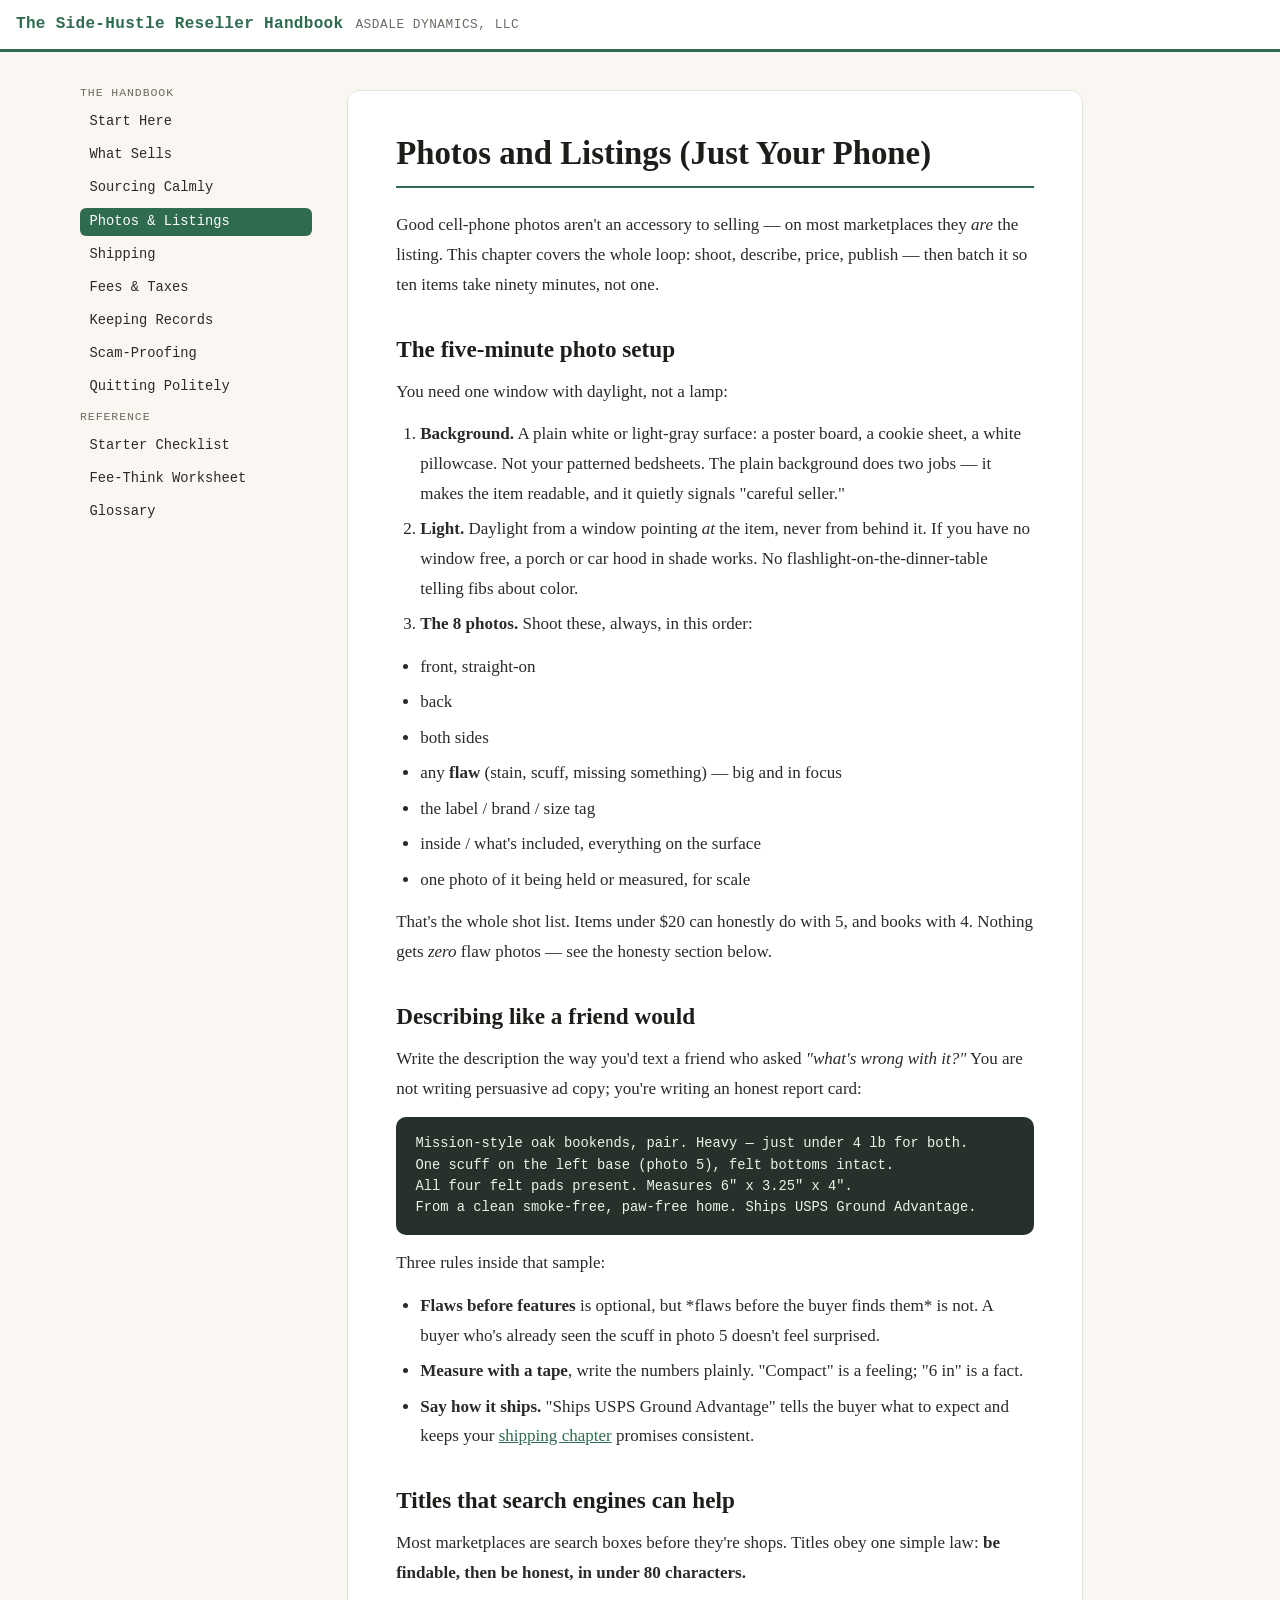
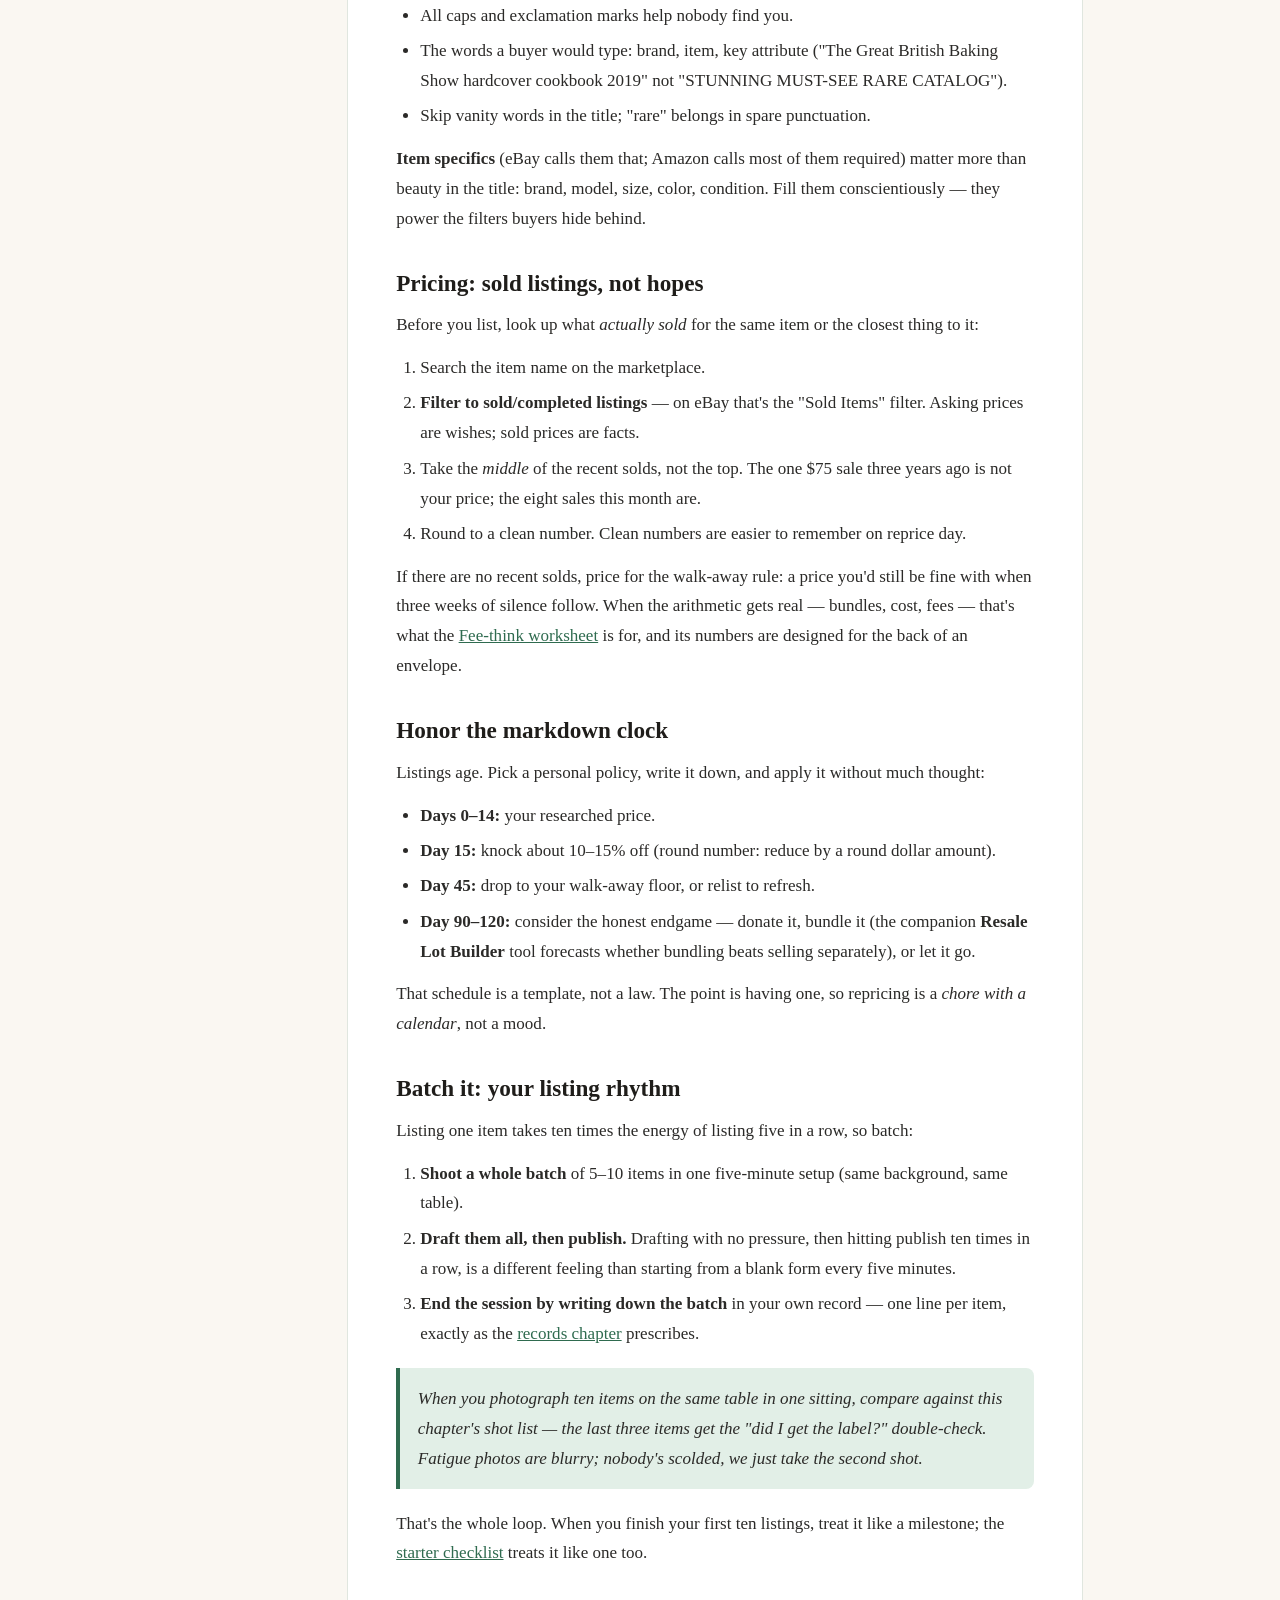
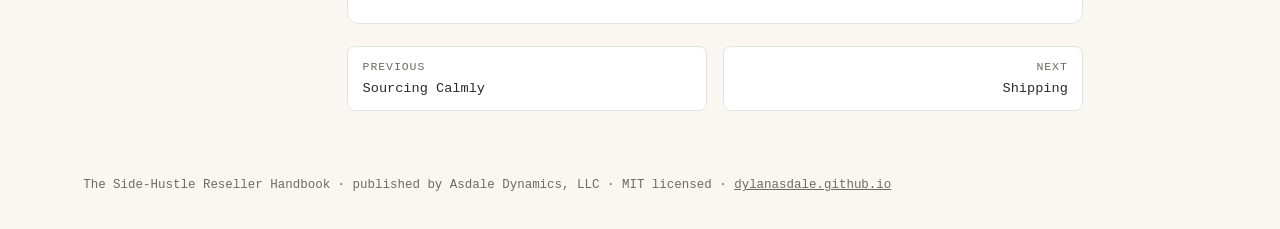
<file: site/03-photos-and-listings.html>
<!DOCTYPE html>
<html lang="en">
<head>
<meta charset="utf-8">
<meta name="viewport" content="width=device-width, initial-scale=1">
<title>Photos and Listings (Just Your Phone) — The Side-Hustle Reseller Handbook</title>
<style>
:root {
  --bg: #faf7f2;
  --surface: #ffffff;
  --ink: #2b2a28;
  --muted: #6f6a62;
  --accent: #2f6b4f;
  --accent-soft: #e2efe7;
  --line: #e0e6df;
  --code-bg: #f1f2ee;
  --sidebar-w: 16.5rem;
}

* { box-sizing: border-box; }

html { scroll-behavior: smooth; }

body {
  margin: 0;
  font-family: Georgia, "Iowan Old Style", "Times New Roman", serif;
  font-size: 1.065rem;
  line-height: 1.75;
  color: var(--ink);
  background: var(--bg);
}

code, pre, .nav, .skip-link, .pager, .page-footer, .site-header {
  font-family: ui-monospace, "SF Mono", "Cascadia Code", Consolas, Menlo, monospace;
}

.site-header {
  background: var(--surface);
  border-bottom: 3px solid var(--accent);
  padding: 0.65rem 1rem;
  display: flex;
  align-items: baseline;
  gap: 0.75rem;
  flex-wrap: wrap;
}

.site-header .brand {
  font-weight: 700;
  letter-spacing: 0.02em;
  color: var(--accent);
  text-decoration: none;
  font-size: 1rem;
}

.site-header .tagline {
  color: var(--muted);
  font-size: 0.8rem;
  letter-spacing: 0.04em;
  text-transform: uppercase;
}

.skip-link {
  position: absolute;
  left: -999px;
  top: 0;
  background: var(--accent);
  color: #fff;
  padding: 0.5rem 0.75rem;
  z-index: 10;
}

.skip-link:focus { left: 0.5rem; top: 0.5rem; }

.layout {
  display: flex;
  max-width: 72rem;
  margin: 0 auto;
  align-items: flex-start;
}

.sidebar {
  width: var(--sidebar-w);
  flex: none;
  position: sticky;
  top: 0;
  padding: 1.6rem 1rem 2rem;
  font-size: 0.86rem;
  max-height: 100vh;
  overflow-y: auto;
}

.nav { list-style: none; margin: 0; padding: 0; }

.nav .nav-label {
  color: var(--muted);
  font-size: 0.72rem;
  letter-spacing: 0.08em;
  text-transform: uppercase;
  margin: 1.1rem 0 0.35rem;
  display: block;
}

.nav .nav-label:first-child { margin-top: 0; }

.nav a {
  display: block;
  color: var(--ink);
  text-decoration: none;
  padding: 0.28rem 0.6rem;
  border-radius: 6px;
  line-height: 1.35;
}

.nav a:hover { background: var(--accent-soft); }

.nav a.active {
  background: var(--accent);
  color: #fff;
}

main {
  flex: 1;
  min-width: 0;
  padding: 2.4rem 1.2rem 3rem;
}

article {
  background: var(--surface);
  border: 1px solid var(--line);
  border-radius: 12px;
  padding: 2.6rem 3rem;
  max-width: 46rem;
}

h1, h2, h3, h4 {
  font-family: Georgia, serif;
  line-height: 1.25;
  color: #1f1d1a;
  scroll-margin-top: 1rem;
}

h1 {
  font-size: 2.05rem;
  margin: 0 0 1.4rem;
  padding-bottom: 0.75rem;
  border-bottom: 2px solid var(--accent);
}

h2 { font-size: 1.45rem; margin: 2.2rem 0 0.7rem; }
h3 { font-size: 1.18rem; margin: 1.8rem 0 0.5rem; }

p { margin: 0.8rem 0; }

a { color: var(--accent); }

a:hover { text-decoration-thickness: 2px; }

blockquote {
  margin: 1.2rem 0;
  padding: 0.7rem 1.1rem;
  border-left: 4px solid var(--accent);
  background: var(--accent-soft);
  border-radius: 0 8px 8px 0;
  font-style: italic;
}

blockquote p { margin: 0.3rem 0; }

code {
  background: var(--code-bg);
  border: 1px solid var(--line);
  border-radius: 5px;
  padding: 0.1rem 0.34rem;
  font-size: 0.87em;
}

pre {
  background: #26312b;
  color: #eef2ec;
  border-radius: 10px;
  padding: 1rem 1.2rem;
  overflow-x: auto;
  line-height: 1.55;
  font-size: 0.86rem;
}

pre code {
  background: none;
  border: none;
  padding: 0;
  color: inherit;
  font-size: inherit;
}

ul, ol { padding-left: 1.5rem; margin: 0.8rem 0; }

li { margin: 0.35rem 0; }

ul.checklist { list-style: none; padding-left: 0.3rem; }

ul.checklist li {
  padding-left: 1.7rem;
  position: relative;
}

ul.checklist li::before {
  content: "";
  position: absolute;
  left: 0;
  top: 0.42em;
  width: 1rem;
  height: 1rem;
  border: 2px solid var(--accent);
  border-radius: 4px;
  background: #fff;
}

ul.checklist li { margin: 0.55rem 0; }

table {
  border-collapse: collapse;
  width: 100%;
  margin: 1.2rem 0;
  font-size: 0.95rem;
}

th, td {
  border: 1px solid var(--line);
  padding: 0.45rem 0.7rem;
  text-align: left;
  vertical-align: top;
}

th { background: var(--accent-soft); color: #1d4a36; }

hr {
  border: none;
  border-top: 1px dashed var(--line);
  margin: 2rem auto;
  width: 60%;
}

.pager {
  max-width: 46rem;
  display: flex;
  justify-content: space-between;
  gap: 1rem;
  margin-top: 1.4rem;
  font-size: 0.85rem;
}

.pager a {
  background: var(--surface);
  border: 1px solid var(--line);
  border-radius: 8px;
  padding: 0.6rem 0.9rem;
  text-decoration: none;
  color: var(--ink);
  flex: 1;
}

.pager a:hover { border-color: var(--accent); }
.pager .next { text-align: right; }

.pager .dir {
  display: block;
  color: var(--muted);
  font-size: 0.72rem;
  text-transform: uppercase;
  letter-spacing: 0.08em;
}

.page-footer {
  max-width: 72rem;
  margin: 0 auto;
  padding: 1rem 1.2rem 2rem;
  color: var(--muted);
  font-size: 0.78rem;
}

.page-footer a { color: var(--muted); }

@media (max-width: 56rem) {
  .layout { flex-direction: column; }
  .sidebar {
    position: static;
    width: 100%;
    max-height: none;
    border-bottom: 1px solid var(--line);
    padding-bottom: 1rem;
  }
  article { padding: 1.6rem 1.2rem; }
}

</style>
</head>
<body>
<a class="skip-link" href="#content">Skip to content</a>
<header class="site-header">
  <a class="brand" href="index.html">The Side-Hustle Reseller Handbook</a>
  <span class="tagline">Asdale Dynamics, LLC</span>
</header>
<div class="layout">
  <nav class="sidebar" aria-label="Chapters">
    <ul class="nav"><li><span class="nav-label">The handbook</span></li><li><a class="" href="index.html">Start Here</a></li><li><a class="" href="01-what-sells.html">What Sells</a></li><li><a class="" href="02-sourcing-calmly.html">Sourcing Calmly</a></li><li><a class="active" href="03-photos-and-listings.html">Photos &amp; Listings</a></li><li><a class="" href="04-shipping-without-stress.html">Shipping</a></li><li><a class="" href="05-fees-and-taxes.html">Fees &amp; Taxes</a></li><li><a class="" href="06-keeping-records.html">Keeping Records</a></li><li><a class="" href="07-scam-proofing.html">Scam-Proofing</a></li><li><a class="" href="08-quitting-politely.html">Quitting Politely</a></li><li><span class="nav-label">Reference</span></li><li><a class="" href="starter-checklist.html">Starter Checklist</a></li><li><a class="" href="fee-think-worksheet.html">Fee-Think Worksheet</a></li><li><a class="" href="glossary.html">Glossary</a></li></ul>
  </nav>
  <main id="content">
    <article>
<h1 id="photos-and-listings-just-your-phone">Photos and Listings (Just Your Phone)</h1>
<p>Good cell-phone photos aren't an accessory to selling — on most marketplaces they <em>are</em> the listing. This chapter covers the whole loop: shoot, describe, price, publish — then batch it so ten items take ninety minutes, not one.</p>
<h2 id="the-five-minute-photo-setup">The five-minute photo setup</h2>
<p>You need one window with daylight, not a lamp:</p>
<ol>
<li><strong>Background.</strong> A plain white or light-gray surface: a poster board, a cookie sheet, a white pillowcase. Not your patterned bedsheets. The plain background does two jobs — it makes the item readable, and it quietly signals "careful seller."</li>
<li><strong>Light.</strong> Daylight from a window pointing <em>at</em> the item, never from behind it. If you have no window free, a porch or car hood in shade works. No flashlight-on-the-dinner-table telling fibs about color.</li>
<li><strong>The 8 photos.</strong> Shoot these, always, in this order:</li>
</ol>
<ul>
<li>front, straight-on</li>
<li>back</li>
<li>both sides</li>
<li>any <strong>flaw</strong> (stain, scuff, missing something) — big and in focus</li>
<li>the label / brand / size tag</li>
<li>inside / what's included, everything on the surface</li>
<li>one photo of it being held or measured, for scale</li>
</ul>
<p>That's the whole shot list. Items under $20 can honestly do with 5, and books with 4. Nothing gets <em>zero</em> flaw photos — see the honesty section below.</p>
<h2 id="describing-like-a-friend-would">Describing like a friend would</h2>
<p>Write the description the way you'd text a friend who asked <em>"what's wrong with it?"</em> You are not writing persuasive ad copy; you're writing an honest report card:</p>
<pre><code>Mission-style oak bookends, pair. Heavy — just under 4 lb for both.
One scuff on the left base (photo 5), felt bottoms intact.
All four felt pads present. Measures 6&quot; x 3.25&quot; x 4&quot;.
From a clean smoke-free, paw-free home. Ships USPS Ground Advantage.
</code></pre>
<p>Three rules inside that sample:</p>
<ul>
<li><strong>Flaws before features</strong> is optional, but *flaws before the buyer finds them* is not. A buyer who's already seen the scuff in photo 5 doesn't feel surprised.</li>
<li><strong>Measure with a tape</strong>, write the numbers plainly. "Compact" is a feeling; "6 in" is a fact.</li>
<li><strong>Say how it ships.</strong> "Ships USPS Ground Advantage" tells the buyer what to expect and keeps your <a href="04-shipping-without-stress.html">shipping chapter</a> promises consistent.</li>
</ul>
<h2 id="titles-that-search-engines-can-help">Titles that search engines can help</h2>
<p>Most marketplaces are search boxes before they're shops. Titles obey one simple law: <strong>be findable, then be honest, in under 80 characters.</strong></p>
<ul>
<li>All caps and exclamation marks help nobody find you.</li>
<li>The words a buyer would type: brand, item, key attribute ("The Great British Baking Show hardcover cookbook 2019" not "STUNNING MUST-SEE RARE CATALOG").</li>
<li>Skip vanity words in the title; "rare" belongs in spare punctuation.</li>
</ul>
<p><strong>Item specifics</strong> (eBay calls them that; Amazon calls most of them required) matter more than beauty in the title: brand, model, size, color, condition. Fill them conscientiously — they power the filters buyers hide behind.</p>
<h2 id="pricing-sold-listings-not-hopes">Pricing: sold listings, not hopes</h2>
<p>Before you list, look up what <em>actually sold</em> for the same item or the closest thing to it:</p>
<ol>
<li>Search the item name on the marketplace.</li>
<li><strong>Filter to sold/completed listings</strong> — on eBay that's the "Sold Items" filter. Asking prices are wishes; sold prices are facts.</li>
<li>Take the <em>middle</em> of the recent solds, not the top. The one $75 sale three years ago is not your price; the eight sales this month are.</li>
<li>Round to a clean number. Clean numbers are easier to remember on reprice day.</li>
</ol>
<p>If there are no recent solds, price for the walk-away rule: a price you'd still be fine with when three weeks of silence follow. When the arithmetic gets real — bundles, cost, fees — that's what the <a href="fee-think-worksheet.html">Fee-think worksheet</a> is for, and its numbers are designed for the back of an envelope.</p>
<h2 id="honor-the-markdown-clock">Honor the markdown clock</h2>
<p>Listings age. Pick a personal policy, write it down, and apply it without much thought:</p>
<ul>
<li><strong>Days 0–14:</strong> your researched price.</li>
<li><strong>Day 15:</strong> knock about 10–15% off (round number: reduce by a round dollar amount).</li>
<li><strong>Day 45:</strong> drop to your walk-away floor, or relist to refresh.</li>
<li><strong>Day 90–120:</strong> consider the honest endgame — donate it, bundle it (the companion <strong>Resale Lot Builder</strong> tool forecasts whether bundling beats selling separately), or let it go.</li>
</ul>
<p>That schedule is a template, not a law. The point is having one, so repricing is a <em>chore with a calendar</em>, not a mood.</p>
<h2 id="batch-it-your-listing-rhythm">Batch it: your listing rhythm</h2>
<p>Listing one item takes ten times the energy of listing five in a row, so batch:</p>
<ol>
<li><strong>Shoot a whole batch</strong> of 5–10 items in one five-minute setup (same background, same table).</li>
<li><strong>Draft them all, then publish.</strong> Drafting with no pressure, then hitting publish ten times in a row, is a different feeling than starting from a blank form every five minutes.</li>
<li><strong>End the session by writing down the batch</strong> in your own record — one line per item, exactly as the <a href="06-keeping-records.html">records chapter</a> prescribes.</li>
</ol>
<blockquote><p>When you photograph ten items on the same table in one sitting, compare against this chapter's shot list — the last three items get the "did I get the label?" double-check. Fatigue photos are blurry; nobody's scolded, we just take the second shot.</p></blockquote>
<p>That's the whole loop. When you finish your first ten listings, treat it like a milestone; the <a href="starter-checklist.html">starter checklist</a> treats it like one too.</p>
    </article>
    <nav class="pager" aria-label="Previous and next chapter">
      <a class="prev" href="02-sourcing-calmly.html"><span class="dir">Previous</span>Sourcing Calmly</a>
      <a class="next" href="04-shipping-without-stress.html"><span class="dir">Next</span>Shipping</a>
    </nav>
  </main>
</div>
<footer class="page-footer">
  The Side-Hustle Reseller Handbook · published by Asdale Dynamics, LLC ·
  MIT licensed · <a href="https://dylanasdale.github.io">dylanasdale.github.io</a>
</footer>
</body>
</html>
</file>
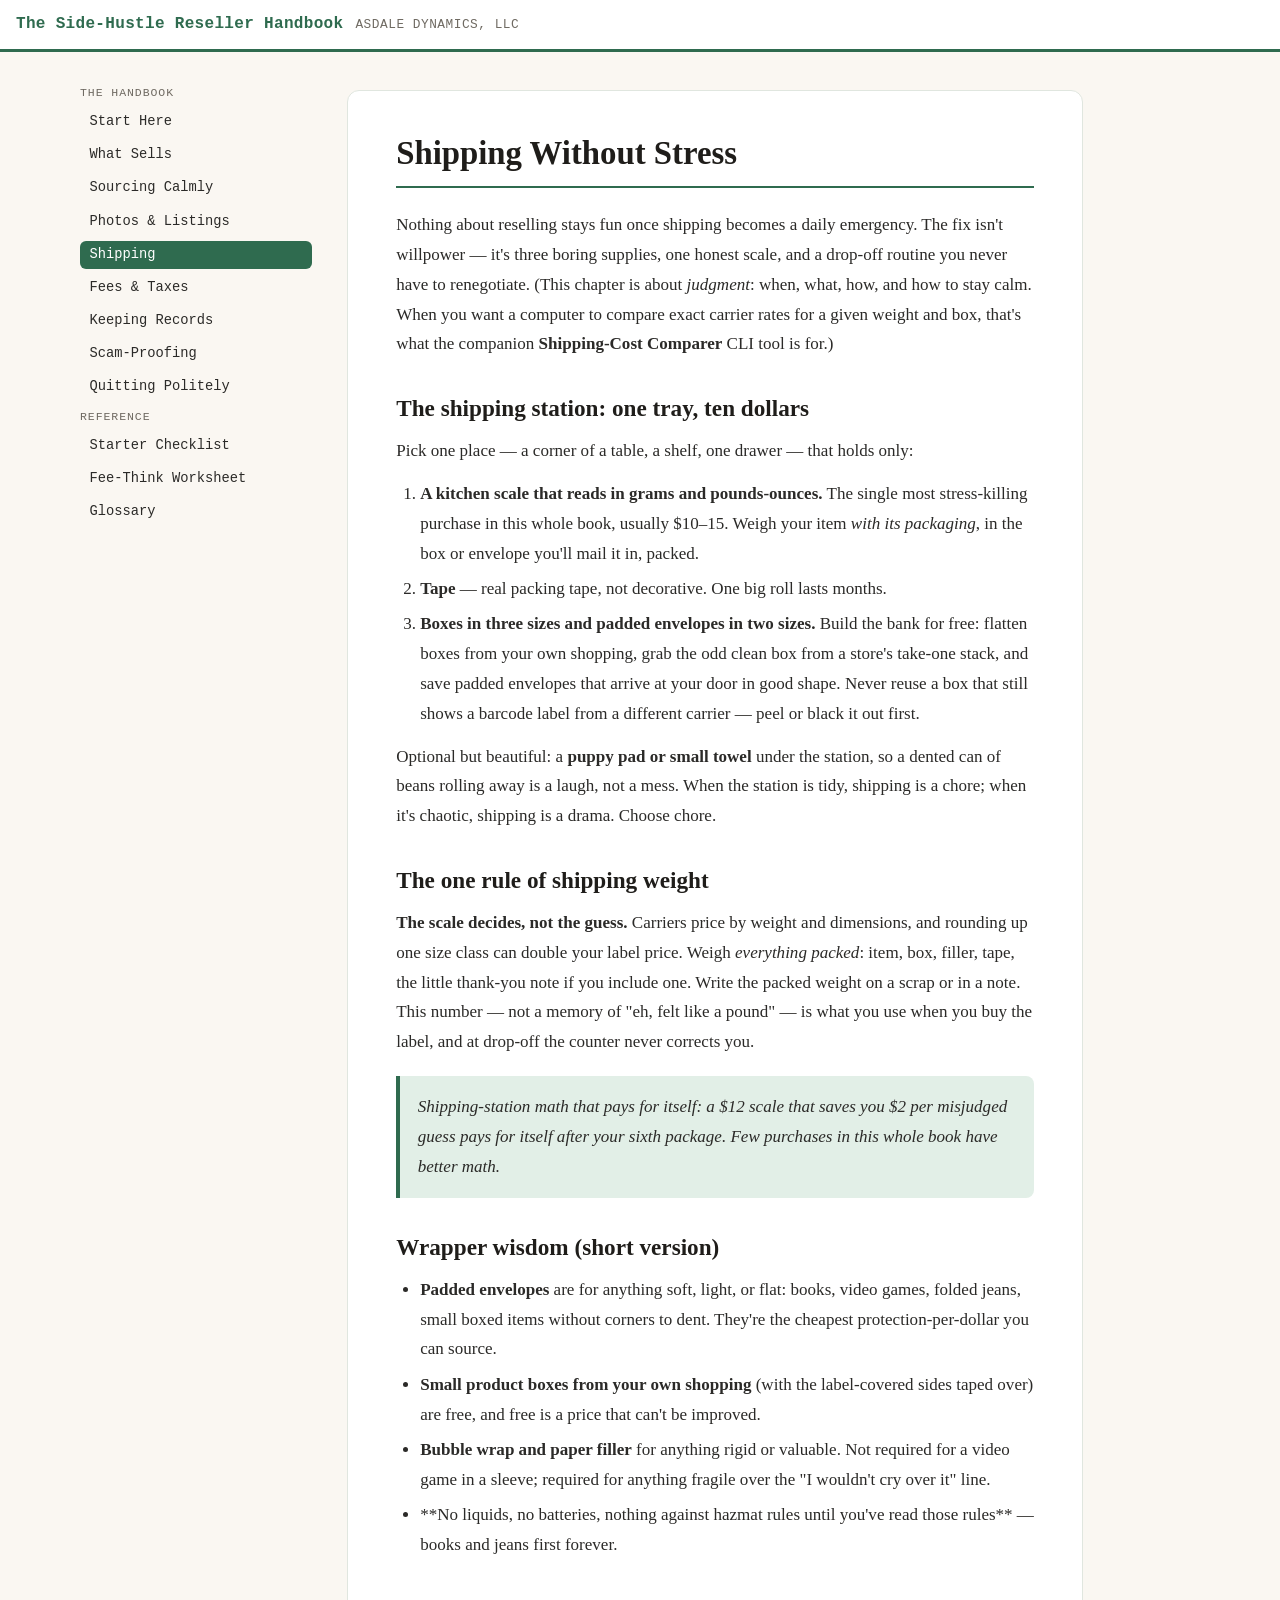
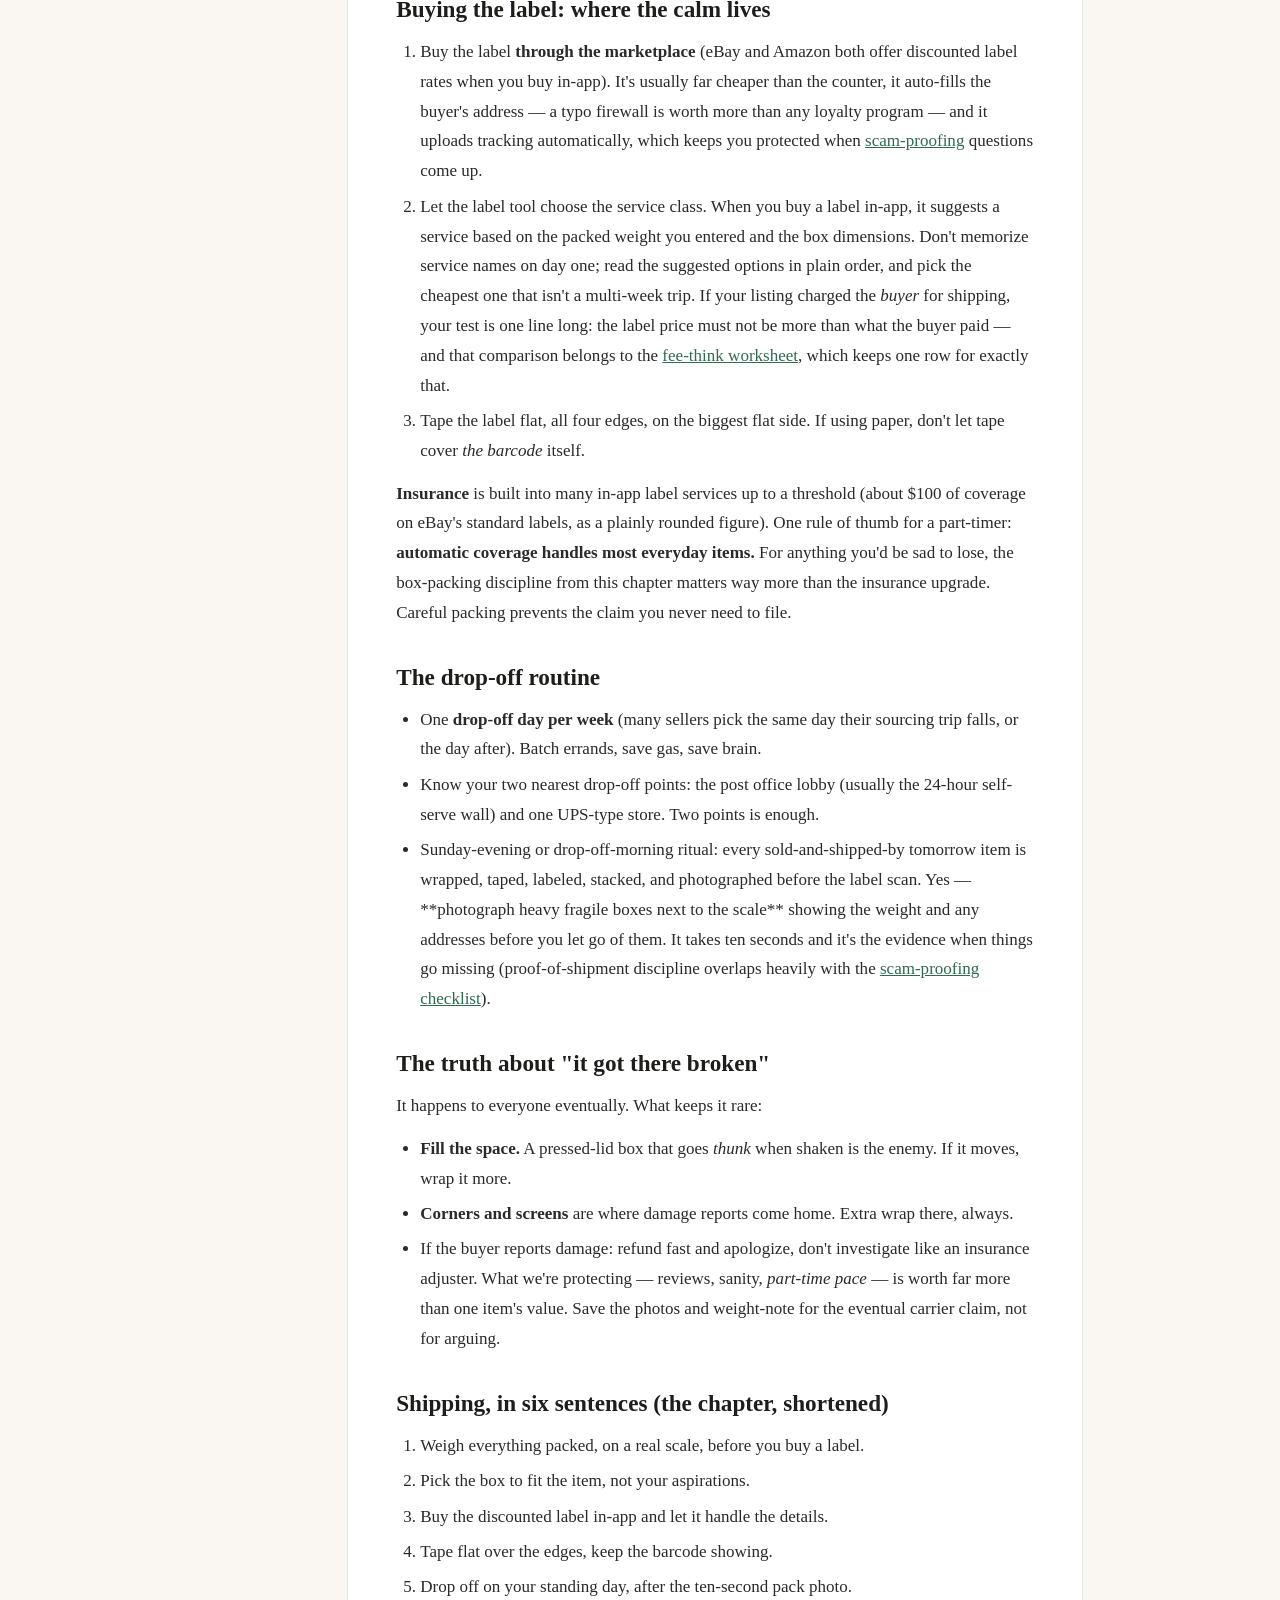
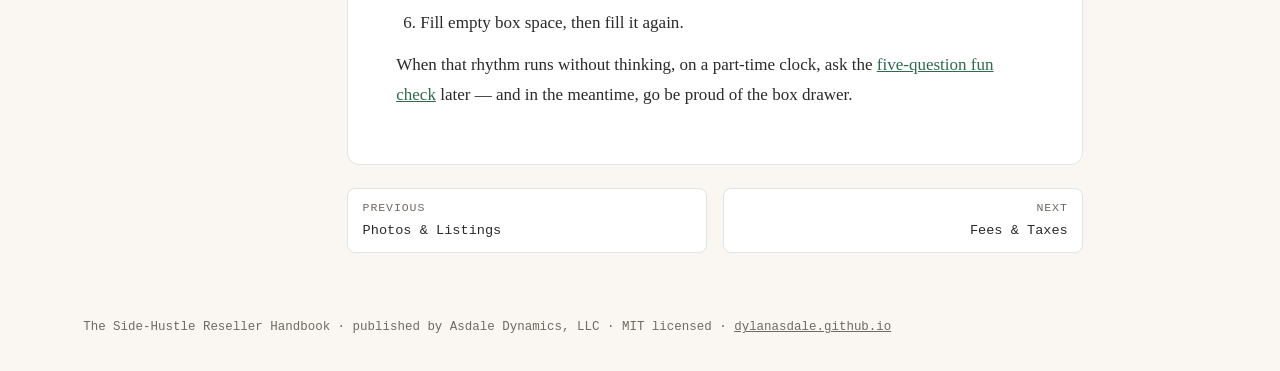
<file: site/04-shipping-without-stress.html>
<!DOCTYPE html>
<html lang="en">
<head>
<meta charset="utf-8">
<meta name="viewport" content="width=device-width, initial-scale=1">
<title>Shipping Without Stress — The Side-Hustle Reseller Handbook</title>
<style>
:root {
  --bg: #faf7f2;
  --surface: #ffffff;
  --ink: #2b2a28;
  --muted: #6f6a62;
  --accent: #2f6b4f;
  --accent-soft: #e2efe7;
  --line: #e0e6df;
  --code-bg: #f1f2ee;
  --sidebar-w: 16.5rem;
}

* { box-sizing: border-box; }

html { scroll-behavior: smooth; }

body {
  margin: 0;
  font-family: Georgia, "Iowan Old Style", "Times New Roman", serif;
  font-size: 1.065rem;
  line-height: 1.75;
  color: var(--ink);
  background: var(--bg);
}

code, pre, .nav, .skip-link, .pager, .page-footer, .site-header {
  font-family: ui-monospace, "SF Mono", "Cascadia Code", Consolas, Menlo, monospace;
}

.site-header {
  background: var(--surface);
  border-bottom: 3px solid var(--accent);
  padding: 0.65rem 1rem;
  display: flex;
  align-items: baseline;
  gap: 0.75rem;
  flex-wrap: wrap;
}

.site-header .brand {
  font-weight: 700;
  letter-spacing: 0.02em;
  color: var(--accent);
  text-decoration: none;
  font-size: 1rem;
}

.site-header .tagline {
  color: var(--muted);
  font-size: 0.8rem;
  letter-spacing: 0.04em;
  text-transform: uppercase;
}

.skip-link {
  position: absolute;
  left: -999px;
  top: 0;
  background: var(--accent);
  color: #fff;
  padding: 0.5rem 0.75rem;
  z-index: 10;
}

.skip-link:focus { left: 0.5rem; top: 0.5rem; }

.layout {
  display: flex;
  max-width: 72rem;
  margin: 0 auto;
  align-items: flex-start;
}

.sidebar {
  width: var(--sidebar-w);
  flex: none;
  position: sticky;
  top: 0;
  padding: 1.6rem 1rem 2rem;
  font-size: 0.86rem;
  max-height: 100vh;
  overflow-y: auto;
}

.nav { list-style: none; margin: 0; padding: 0; }

.nav .nav-label {
  color: var(--muted);
  font-size: 0.72rem;
  letter-spacing: 0.08em;
  text-transform: uppercase;
  margin: 1.1rem 0 0.35rem;
  display: block;
}

.nav .nav-label:first-child { margin-top: 0; }

.nav a {
  display: block;
  color: var(--ink);
  text-decoration: none;
  padding: 0.28rem 0.6rem;
  border-radius: 6px;
  line-height: 1.35;
}

.nav a:hover { background: var(--accent-soft); }

.nav a.active {
  background: var(--accent);
  color: #fff;
}

main {
  flex: 1;
  min-width: 0;
  padding: 2.4rem 1.2rem 3rem;
}

article {
  background: var(--surface);
  border: 1px solid var(--line);
  border-radius: 12px;
  padding: 2.6rem 3rem;
  max-width: 46rem;
}

h1, h2, h3, h4 {
  font-family: Georgia, serif;
  line-height: 1.25;
  color: #1f1d1a;
  scroll-margin-top: 1rem;
}

h1 {
  font-size: 2.05rem;
  margin: 0 0 1.4rem;
  padding-bottom: 0.75rem;
  border-bottom: 2px solid var(--accent);
}

h2 { font-size: 1.45rem; margin: 2.2rem 0 0.7rem; }
h3 { font-size: 1.18rem; margin: 1.8rem 0 0.5rem; }

p { margin: 0.8rem 0; }

a { color: var(--accent); }

a:hover { text-decoration-thickness: 2px; }

blockquote {
  margin: 1.2rem 0;
  padding: 0.7rem 1.1rem;
  border-left: 4px solid var(--accent);
  background: var(--accent-soft);
  border-radius: 0 8px 8px 0;
  font-style: italic;
}

blockquote p { margin: 0.3rem 0; }

code {
  background: var(--code-bg);
  border: 1px solid var(--line);
  border-radius: 5px;
  padding: 0.1rem 0.34rem;
  font-size: 0.87em;
}

pre {
  background: #26312b;
  color: #eef2ec;
  border-radius: 10px;
  padding: 1rem 1.2rem;
  overflow-x: auto;
  line-height: 1.55;
  font-size: 0.86rem;
}

pre code {
  background: none;
  border: none;
  padding: 0;
  color: inherit;
  font-size: inherit;
}

ul, ol { padding-left: 1.5rem; margin: 0.8rem 0; }

li { margin: 0.35rem 0; }

ul.checklist { list-style: none; padding-left: 0.3rem; }

ul.checklist li {
  padding-left: 1.7rem;
  position: relative;
}

ul.checklist li::before {
  content: "";
  position: absolute;
  left: 0;
  top: 0.42em;
  width: 1rem;
  height: 1rem;
  border: 2px solid var(--accent);
  border-radius: 4px;
  background: #fff;
}

ul.checklist li { margin: 0.55rem 0; }

table {
  border-collapse: collapse;
  width: 100%;
  margin: 1.2rem 0;
  font-size: 0.95rem;
}

th, td {
  border: 1px solid var(--line);
  padding: 0.45rem 0.7rem;
  text-align: left;
  vertical-align: top;
}

th { background: var(--accent-soft); color: #1d4a36; }

hr {
  border: none;
  border-top: 1px dashed var(--line);
  margin: 2rem auto;
  width: 60%;
}

.pager {
  max-width: 46rem;
  display: flex;
  justify-content: space-between;
  gap: 1rem;
  margin-top: 1.4rem;
  font-size: 0.85rem;
}

.pager a {
  background: var(--surface);
  border: 1px solid var(--line);
  border-radius: 8px;
  padding: 0.6rem 0.9rem;
  text-decoration: none;
  color: var(--ink);
  flex: 1;
}

.pager a:hover { border-color: var(--accent); }
.pager .next { text-align: right; }

.pager .dir {
  display: block;
  color: var(--muted);
  font-size: 0.72rem;
  text-transform: uppercase;
  letter-spacing: 0.08em;
}

.page-footer {
  max-width: 72rem;
  margin: 0 auto;
  padding: 1rem 1.2rem 2rem;
  color: var(--muted);
  font-size: 0.78rem;
}

.page-footer a { color: var(--muted); }

@media (max-width: 56rem) {
  .layout { flex-direction: column; }
  .sidebar {
    position: static;
    width: 100%;
    max-height: none;
    border-bottom: 1px solid var(--line);
    padding-bottom: 1rem;
  }
  article { padding: 1.6rem 1.2rem; }
}

</style>
</head>
<body>
<a class="skip-link" href="#content">Skip to content</a>
<header class="site-header">
  <a class="brand" href="index.html">The Side-Hustle Reseller Handbook</a>
  <span class="tagline">Asdale Dynamics, LLC</span>
</header>
<div class="layout">
  <nav class="sidebar" aria-label="Chapters">
    <ul class="nav"><li><span class="nav-label">The handbook</span></li><li><a class="" href="index.html">Start Here</a></li><li><a class="" href="01-what-sells.html">What Sells</a></li><li><a class="" href="02-sourcing-calmly.html">Sourcing Calmly</a></li><li><a class="" href="03-photos-and-listings.html">Photos &amp; Listings</a></li><li><a class="active" href="04-shipping-without-stress.html">Shipping</a></li><li><a class="" href="05-fees-and-taxes.html">Fees &amp; Taxes</a></li><li><a class="" href="06-keeping-records.html">Keeping Records</a></li><li><a class="" href="07-scam-proofing.html">Scam-Proofing</a></li><li><a class="" href="08-quitting-politely.html">Quitting Politely</a></li><li><span class="nav-label">Reference</span></li><li><a class="" href="starter-checklist.html">Starter Checklist</a></li><li><a class="" href="fee-think-worksheet.html">Fee-Think Worksheet</a></li><li><a class="" href="glossary.html">Glossary</a></li></ul>
  </nav>
  <main id="content">
    <article>
<h1 id="shipping-without-stress">Shipping Without Stress</h1>
<p>Nothing about reselling stays fun once shipping becomes a daily emergency. The fix isn't willpower — it's three boring supplies, one honest scale, and a drop-off routine you never have to renegotiate. (This chapter is about <em>judgment</em>: when, what, how, and how to stay calm. When you want a computer to compare exact carrier rates for a given weight and box, that's what the companion <strong>Shipping-Cost Comparer</strong> CLI tool is for.)</p>
<h2 id="the-shipping-station-one-tray-ten-dollars">The shipping station: one tray, ten dollars</h2>
<p>Pick one place — a corner of a table, a shelf, one drawer — that holds only:</p>
<ol>
<li><strong>A kitchen scale that reads in grams and pounds-ounces.</strong> The single most stress-killing purchase in this whole book, usually $10–15. Weigh your item <em>with its packaging</em>, in the box or envelope you'll mail it in, packed.</li>
<li><strong>Tape</strong> — real packing tape, not decorative. One big roll lasts months.</li>
<li><strong>Boxes in three sizes and padded envelopes in two sizes.</strong> Build the bank for free: flatten boxes from your own shopping, grab the odd clean box from a store's take-one stack, and save padded envelopes that arrive at your door in good shape. Never reuse a box that still shows a barcode label from a different carrier — peel or black it out first.</li>
</ol>
<p>Optional but beautiful: a <strong>puppy pad or small towel</strong> under the station, so a dented can of beans rolling away is a laugh, not a mess. When the station is tidy, shipping is a chore; when it's chaotic, shipping is a drama. Choose chore.</p>
<h2 id="the-one-rule-of-shipping-weight">The one rule of shipping weight</h2>
<p><strong>The scale decides, not the guess.</strong> Carriers price by weight and dimensions, and rounding up one size class can double your label price. Weigh <em>everything packed</em>: item, box, filler, tape, the little thank-you note if you include one. Write the packed weight on a scrap or in a note. This number — not a memory of "eh, felt like a pound" — is what you use when you buy the label, and at drop-off the counter never corrects you.</p>
<blockquote><p>Shipping-station math that pays for itself: a $12 scale that saves you $2 per misjudged guess pays for itself after your sixth package. Few purchases in this whole book have better math.</p></blockquote>
<h2 id="wrapper-wisdom-short-version">Wrapper wisdom (short version)</h2>
<ul>
<li><strong>Padded envelopes</strong> are for anything soft, light, or flat: books, video games, folded jeans, small boxed items without corners to dent. They're the cheapest protection-per-dollar you can source.</li>
<li><strong>Small product boxes from your own shopping</strong> (with the label-covered sides taped over) are free, and free is a price that can't be improved.</li>
<li><strong>Bubble wrap and paper filler</strong> for anything rigid or valuable. Not required for a video game in a sleeve; required for anything fragile over the "I wouldn't cry over it" line.</li>
<li>**No liquids, no batteries, nothing against hazmat rules until you've read those rules** — books and jeans first forever.</li>
</ul>
<h2 id="buying-the-label-where-the-calm-lives">Buying the label: where the calm lives</h2>
<ol>
<li>Buy the label <strong>through the marketplace</strong> (eBay and Amazon both offer discounted label rates when you buy in-app). It's usually far cheaper than the counter, it auto-fills the buyer's address — a typo firewall is worth more than any loyalty program — and it uploads tracking automatically, which keeps you protected when <a href="07-scam-proofing.html">scam-proofing</a> questions come up.</li>
<li>Let the label tool choose the service class. When you buy a label in-app, it suggests a service based on the packed weight you entered and the box dimensions. Don't memorize service names on day one; read the suggested options in plain order, and pick the cheapest one that isn't a multi-week trip. If your listing charged the <em>buyer</em> for shipping, your test is one line long: the label price must not be more than what the buyer paid — and that comparison belongs to the <a href="fee-think-worksheet.html">fee-think worksheet</a>, which keeps one row for exactly that.</li>
<li>Tape the label flat, all four edges, on the biggest flat side. If using paper, don't let tape cover <em>the barcode</em> itself.</li>
</ol>
<p><strong>Insurance</strong> is built into many in-app label services up to a threshold (about $100 of coverage on eBay's standard labels, as a plainly rounded figure). One rule of thumb for a part-timer: <strong>automatic coverage handles most everyday items.</strong> For anything you'd be sad to lose, the box-packing discipline from this chapter matters way more than the insurance upgrade. Careful packing prevents the claim you never need to file.</p>
<h2 id="the-drop-off-routine">The drop-off routine</h2>
<ul>
<li>One <strong>drop-off day per week</strong> (many sellers pick the same day their sourcing trip falls, or the day after). Batch errands, save gas, save brain.</li>
<li>Know your two nearest drop-off points: the post office lobby (usually the 24-hour self-serve wall) and one UPS-type store. Two points is enough.</li>
<li>Sunday-evening or drop-off-morning ritual: every sold-and-shipped-by tomorrow item is wrapped, taped, labeled, stacked, and photographed before the label scan. Yes — **photograph heavy fragile boxes next to the scale** showing the weight and any addresses before you let go of them. It takes ten seconds and it's the evidence when things go missing (proof-of-shipment discipline overlaps heavily with the <a href="07-scam-proofing.html">scam-proofing checklist</a>).</li>
</ul>
<h2 id="the-truth-about-it-got-there-broken">The truth about "it got there broken"</h2>
<p>It happens to everyone eventually. What keeps it rare:</p>
<ul>
<li><strong>Fill the space.</strong> A pressed-lid box that goes <em>thunk</em> when shaken is the enemy. If it moves, wrap it more.</li>
<li><strong>Corners and screens</strong> are where damage reports come home. Extra wrap there, always.</li>
<li>If the buyer reports damage: refund fast and apologize, don't investigate like an insurance adjuster. What we're protecting — reviews, sanity, <em>part-time pace</em> — is worth far more than one item's value. Save the photos and weight-note for the eventual carrier claim, not for arguing.</li>
</ul>
<h2 id="shipping-in-six-sentences-the-chapter-shortened">Shipping, in six sentences (the chapter, shortened)</h2>
<ol>
<li>Weigh everything packed, on a real scale, before you buy a label.</li>
<li>Pick the box to fit the item, not your aspirations.</li>
<li>Buy the discounted label in-app and let it handle the details.</li>
<li>Tape flat over the edges, keep the barcode showing.</li>
<li>Drop off on your standing day, after the ten-second pack photo.</li>
<li>Fill empty box space, then fill it again.</li>
</ol>
<p>When that rhythm runs without thinking, on a part-time clock, ask the <a href="08-quitting-politely.html">five-question fun check</a> later — and in the meantime, go be proud of the box drawer.</p>
    </article>
    <nav class="pager" aria-label="Previous and next chapter">
      <a class="prev" href="03-photos-and-listings.html"><span class="dir">Previous</span>Photos &amp; Listings</a>
      <a class="next" href="05-fees-and-taxes.html"><span class="dir">Next</span>Fees &amp; Taxes</a>
    </nav>
  </main>
</div>
<footer class="page-footer">
  The Side-Hustle Reseller Handbook · published by Asdale Dynamics, LLC ·
  MIT licensed · <a href="https://dylanasdale.github.io">dylanasdale.github.io</a>
</footer>
</body>
</html>
</file>
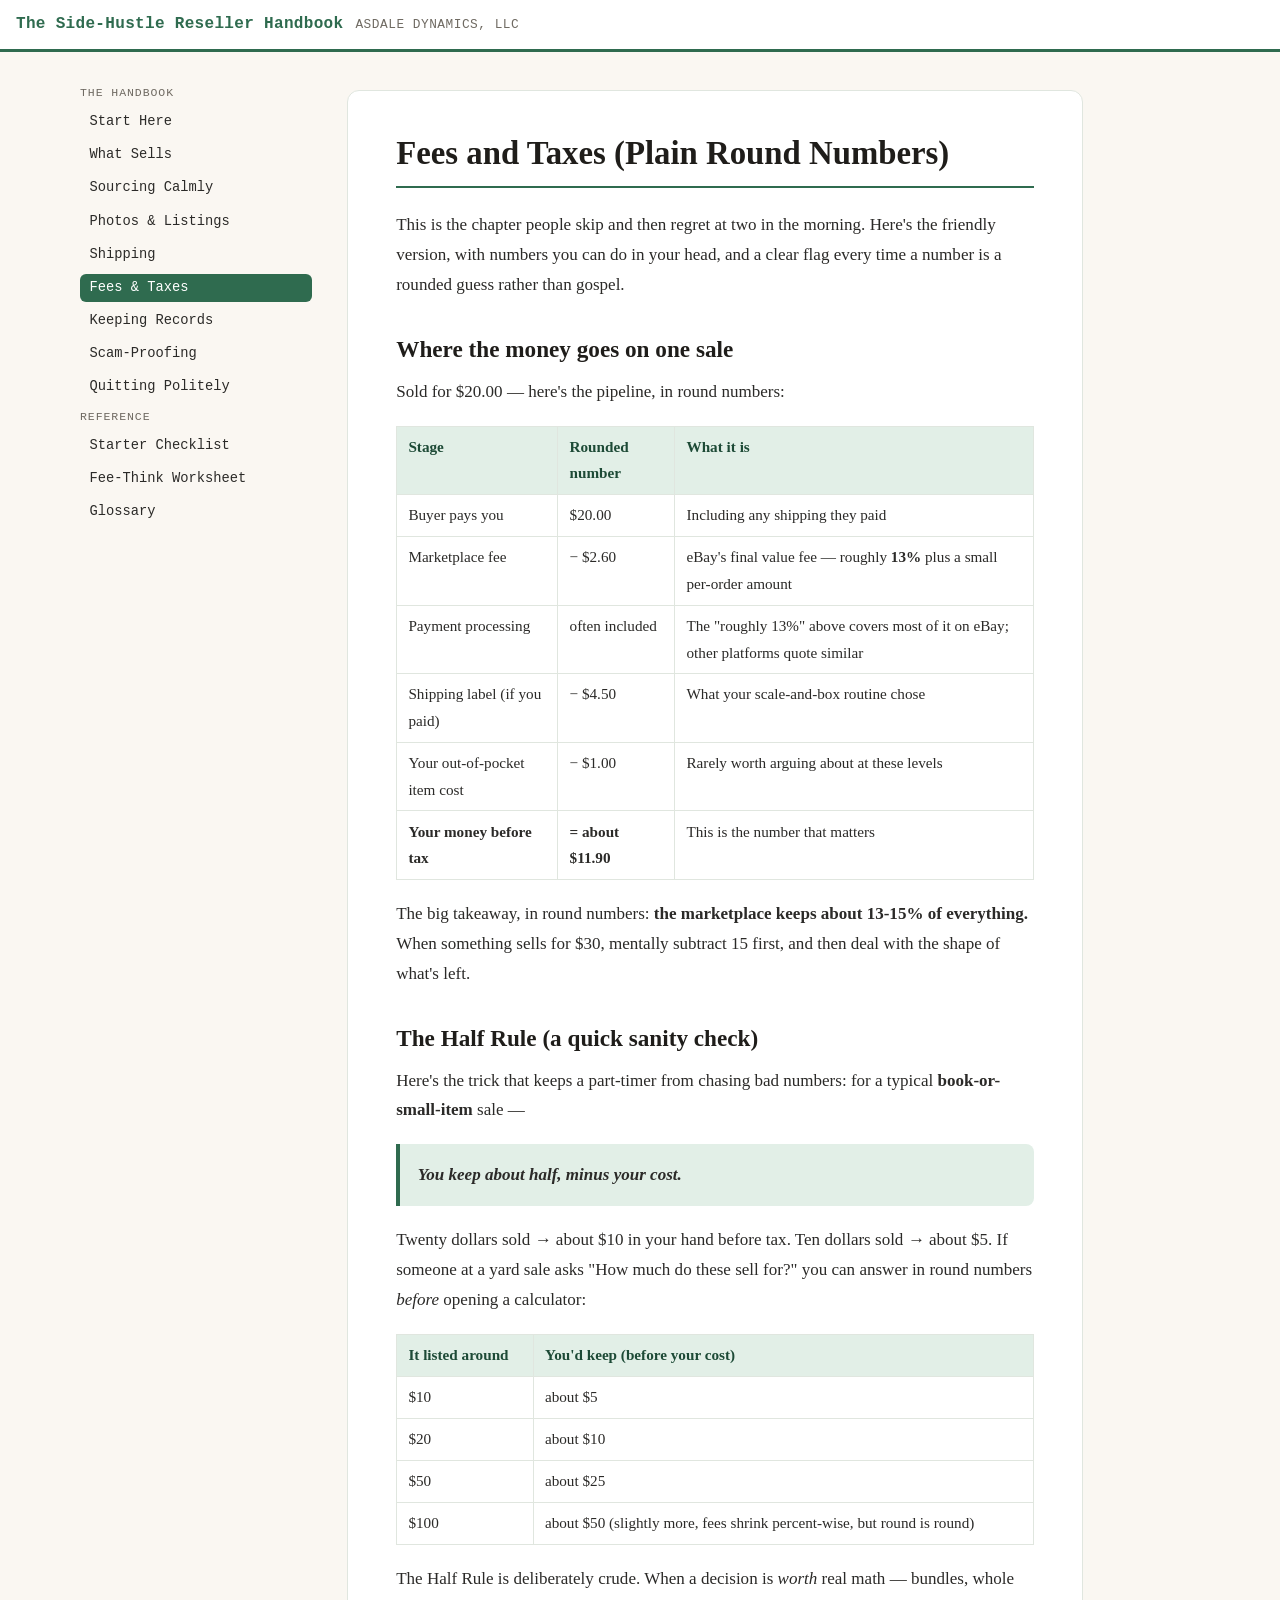
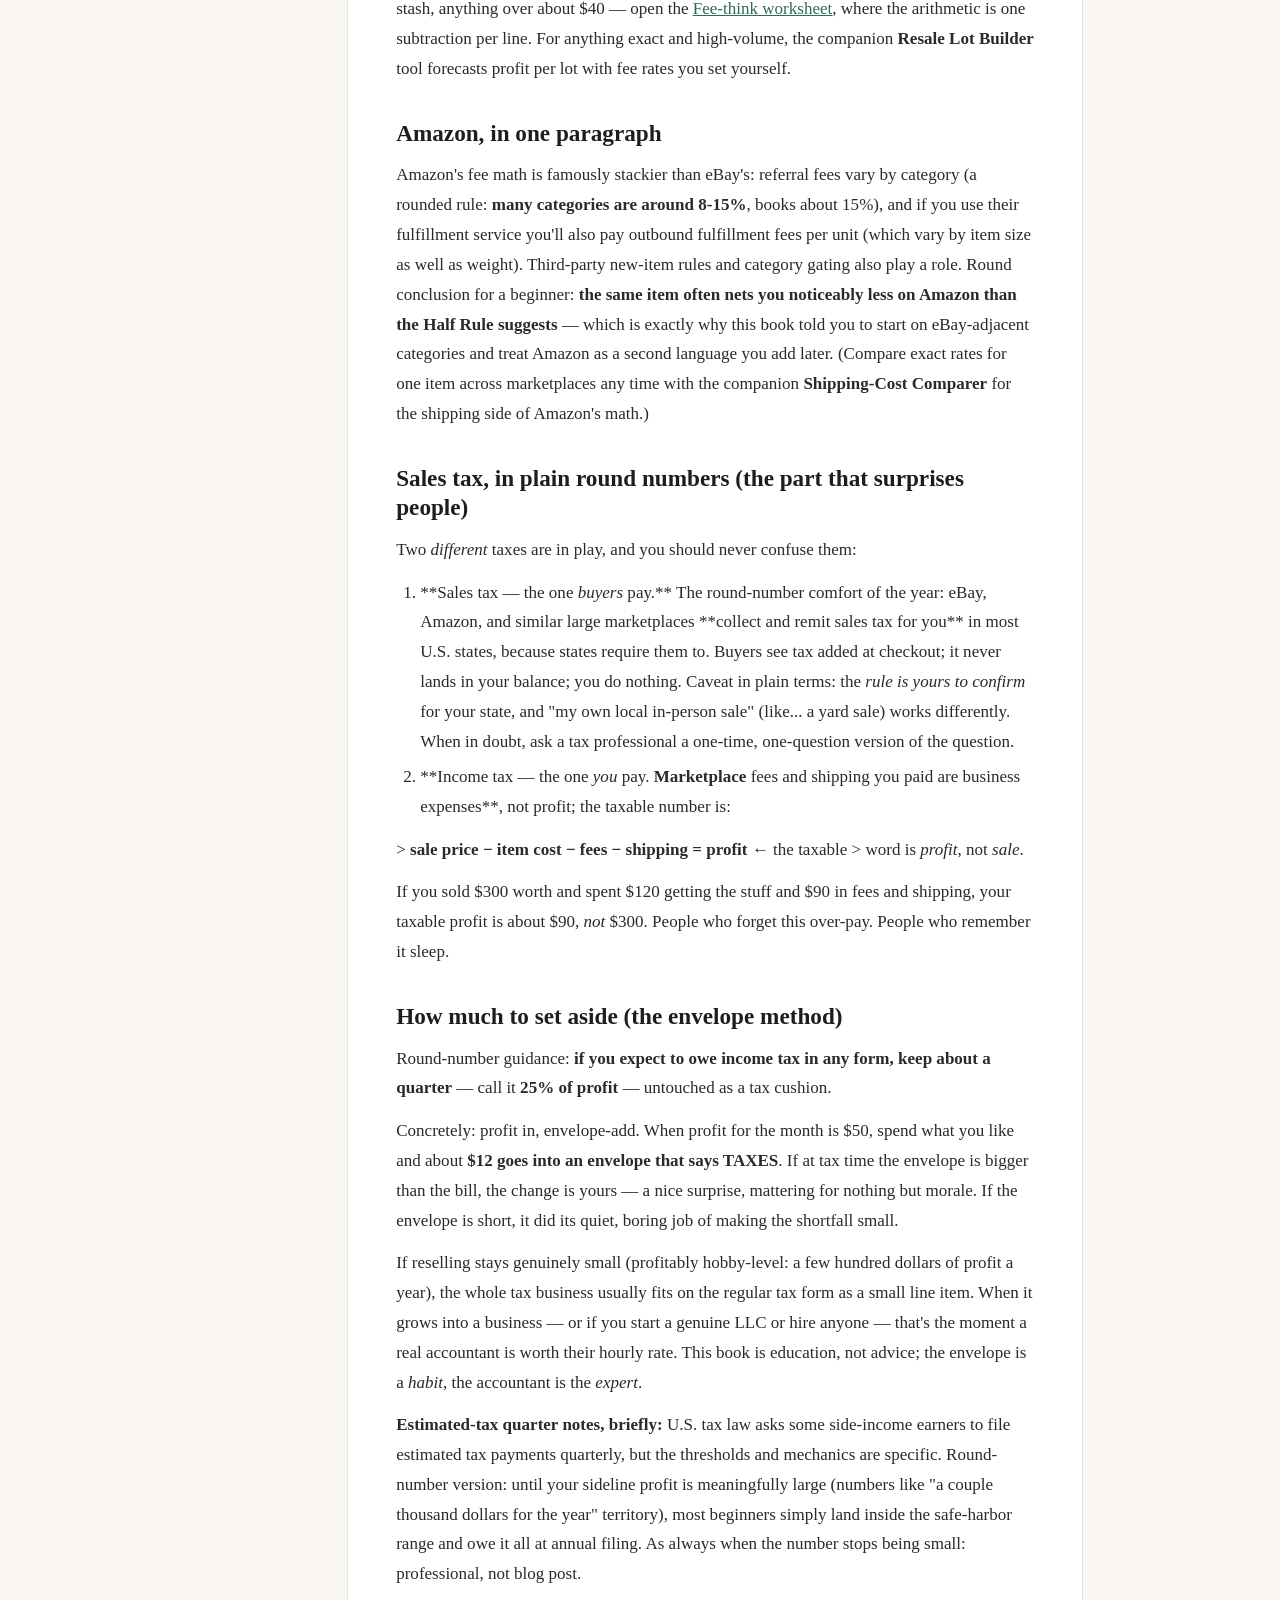
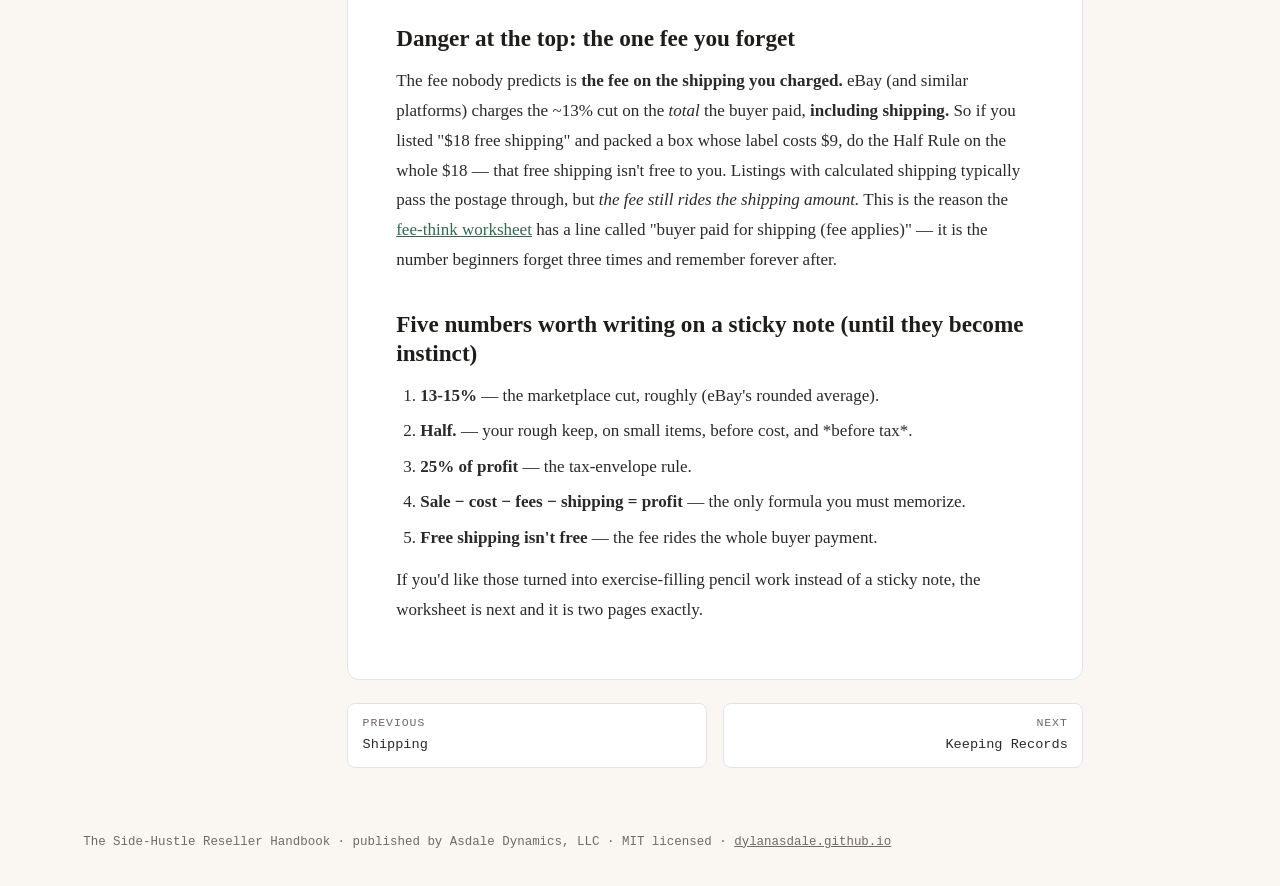
<file: site/05-fees-and-taxes.html>
<!DOCTYPE html>
<html lang="en">
<head>
<meta charset="utf-8">
<meta name="viewport" content="width=device-width, initial-scale=1">
<title>Fees and Taxes (Plain Round Numbers) — The Side-Hustle Reseller Handbook</title>
<style>
:root {
  --bg: #faf7f2;
  --surface: #ffffff;
  --ink: #2b2a28;
  --muted: #6f6a62;
  --accent: #2f6b4f;
  --accent-soft: #e2efe7;
  --line: #e0e6df;
  --code-bg: #f1f2ee;
  --sidebar-w: 16.5rem;
}

* { box-sizing: border-box; }

html { scroll-behavior: smooth; }

body {
  margin: 0;
  font-family: Georgia, "Iowan Old Style", "Times New Roman", serif;
  font-size: 1.065rem;
  line-height: 1.75;
  color: var(--ink);
  background: var(--bg);
}

code, pre, .nav, .skip-link, .pager, .page-footer, .site-header {
  font-family: ui-monospace, "SF Mono", "Cascadia Code", Consolas, Menlo, monospace;
}

.site-header {
  background: var(--surface);
  border-bottom: 3px solid var(--accent);
  padding: 0.65rem 1rem;
  display: flex;
  align-items: baseline;
  gap: 0.75rem;
  flex-wrap: wrap;
}

.site-header .brand {
  font-weight: 700;
  letter-spacing: 0.02em;
  color: var(--accent);
  text-decoration: none;
  font-size: 1rem;
}

.site-header .tagline {
  color: var(--muted);
  font-size: 0.8rem;
  letter-spacing: 0.04em;
  text-transform: uppercase;
}

.skip-link {
  position: absolute;
  left: -999px;
  top: 0;
  background: var(--accent);
  color: #fff;
  padding: 0.5rem 0.75rem;
  z-index: 10;
}

.skip-link:focus { left: 0.5rem; top: 0.5rem; }

.layout {
  display: flex;
  max-width: 72rem;
  margin: 0 auto;
  align-items: flex-start;
}

.sidebar {
  width: var(--sidebar-w);
  flex: none;
  position: sticky;
  top: 0;
  padding: 1.6rem 1rem 2rem;
  font-size: 0.86rem;
  max-height: 100vh;
  overflow-y: auto;
}

.nav { list-style: none; margin: 0; padding: 0; }

.nav .nav-label {
  color: var(--muted);
  font-size: 0.72rem;
  letter-spacing: 0.08em;
  text-transform: uppercase;
  margin: 1.1rem 0 0.35rem;
  display: block;
}

.nav .nav-label:first-child { margin-top: 0; }

.nav a {
  display: block;
  color: var(--ink);
  text-decoration: none;
  padding: 0.28rem 0.6rem;
  border-radius: 6px;
  line-height: 1.35;
}

.nav a:hover { background: var(--accent-soft); }

.nav a.active {
  background: var(--accent);
  color: #fff;
}

main {
  flex: 1;
  min-width: 0;
  padding: 2.4rem 1.2rem 3rem;
}

article {
  background: var(--surface);
  border: 1px solid var(--line);
  border-radius: 12px;
  padding: 2.6rem 3rem;
  max-width: 46rem;
}

h1, h2, h3, h4 {
  font-family: Georgia, serif;
  line-height: 1.25;
  color: #1f1d1a;
  scroll-margin-top: 1rem;
}

h1 {
  font-size: 2.05rem;
  margin: 0 0 1.4rem;
  padding-bottom: 0.75rem;
  border-bottom: 2px solid var(--accent);
}

h2 { font-size: 1.45rem; margin: 2.2rem 0 0.7rem; }
h3 { font-size: 1.18rem; margin: 1.8rem 0 0.5rem; }

p { margin: 0.8rem 0; }

a { color: var(--accent); }

a:hover { text-decoration-thickness: 2px; }

blockquote {
  margin: 1.2rem 0;
  padding: 0.7rem 1.1rem;
  border-left: 4px solid var(--accent);
  background: var(--accent-soft);
  border-radius: 0 8px 8px 0;
  font-style: italic;
}

blockquote p { margin: 0.3rem 0; }

code {
  background: var(--code-bg);
  border: 1px solid var(--line);
  border-radius: 5px;
  padding: 0.1rem 0.34rem;
  font-size: 0.87em;
}

pre {
  background: #26312b;
  color: #eef2ec;
  border-radius: 10px;
  padding: 1rem 1.2rem;
  overflow-x: auto;
  line-height: 1.55;
  font-size: 0.86rem;
}

pre code {
  background: none;
  border: none;
  padding: 0;
  color: inherit;
  font-size: inherit;
}

ul, ol { padding-left: 1.5rem; margin: 0.8rem 0; }

li { margin: 0.35rem 0; }

ul.checklist { list-style: none; padding-left: 0.3rem; }

ul.checklist li {
  padding-left: 1.7rem;
  position: relative;
}

ul.checklist li::before {
  content: "";
  position: absolute;
  left: 0;
  top: 0.42em;
  width: 1rem;
  height: 1rem;
  border: 2px solid var(--accent);
  border-radius: 4px;
  background: #fff;
}

ul.checklist li { margin: 0.55rem 0; }

table {
  border-collapse: collapse;
  width: 100%;
  margin: 1.2rem 0;
  font-size: 0.95rem;
}

th, td {
  border: 1px solid var(--line);
  padding: 0.45rem 0.7rem;
  text-align: left;
  vertical-align: top;
}

th { background: var(--accent-soft); color: #1d4a36; }

hr {
  border: none;
  border-top: 1px dashed var(--line);
  margin: 2rem auto;
  width: 60%;
}

.pager {
  max-width: 46rem;
  display: flex;
  justify-content: space-between;
  gap: 1rem;
  margin-top: 1.4rem;
  font-size: 0.85rem;
}

.pager a {
  background: var(--surface);
  border: 1px solid var(--line);
  border-radius: 8px;
  padding: 0.6rem 0.9rem;
  text-decoration: none;
  color: var(--ink);
  flex: 1;
}

.pager a:hover { border-color: var(--accent); }
.pager .next { text-align: right; }

.pager .dir {
  display: block;
  color: var(--muted);
  font-size: 0.72rem;
  text-transform: uppercase;
  letter-spacing: 0.08em;
}

.page-footer {
  max-width: 72rem;
  margin: 0 auto;
  padding: 1rem 1.2rem 2rem;
  color: var(--muted);
  font-size: 0.78rem;
}

.page-footer a { color: var(--muted); }

@media (max-width: 56rem) {
  .layout { flex-direction: column; }
  .sidebar {
    position: static;
    width: 100%;
    max-height: none;
    border-bottom: 1px solid var(--line);
    padding-bottom: 1rem;
  }
  article { padding: 1.6rem 1.2rem; }
}

</style>
</head>
<body>
<a class="skip-link" href="#content">Skip to content</a>
<header class="site-header">
  <a class="brand" href="index.html">The Side-Hustle Reseller Handbook</a>
  <span class="tagline">Asdale Dynamics, LLC</span>
</header>
<div class="layout">
  <nav class="sidebar" aria-label="Chapters">
    <ul class="nav"><li><span class="nav-label">The handbook</span></li><li><a class="" href="index.html">Start Here</a></li><li><a class="" href="01-what-sells.html">What Sells</a></li><li><a class="" href="02-sourcing-calmly.html">Sourcing Calmly</a></li><li><a class="" href="03-photos-and-listings.html">Photos &amp; Listings</a></li><li><a class="" href="04-shipping-without-stress.html">Shipping</a></li><li><a class="active" href="05-fees-and-taxes.html">Fees &amp; Taxes</a></li><li><a class="" href="06-keeping-records.html">Keeping Records</a></li><li><a class="" href="07-scam-proofing.html">Scam-Proofing</a></li><li><a class="" href="08-quitting-politely.html">Quitting Politely</a></li><li><span class="nav-label">Reference</span></li><li><a class="" href="starter-checklist.html">Starter Checklist</a></li><li><a class="" href="fee-think-worksheet.html">Fee-Think Worksheet</a></li><li><a class="" href="glossary.html">Glossary</a></li></ul>
  </nav>
  <main id="content">
    <article>
<h1 id="fees-and-taxes-plain-round-numbers">Fees and Taxes (Plain Round Numbers)</h1>
<p>This is the chapter people skip and then regret at two in the morning. Here's the friendly version, with numbers you can do in your head, and a clear flag every time a number is a rounded guess rather than gospel.</p>
<h2 id="where-the-money-goes-on-one-sale">Where the money goes on one sale</h2>
<p>Sold for $20.00 — here's the pipeline, in round numbers:</p>
<table><thead><tr><th>Stage</th><th>Rounded number</th><th>What it is</th></tr></thead><tbody><tr><td>Buyer pays you</td><td>$20.00</td><td>Including any shipping they paid</td></tr><tr><td>Marketplace fee</td><td>− $2.60</td><td>eBay's final value fee — roughly <strong>13%</strong> plus a small per-order amount</td></tr><tr><td>Payment processing</td><td>often included</td><td>The "roughly 13%" above covers most of it on eBay; other platforms quote similar</td></tr><tr><td>Shipping label (if you paid)</td><td>− $4.50</td><td>What your scale-and-box routine chose</td></tr><tr><td>Your out-of-pocket item cost</td><td>− $1.00</td><td>Rarely worth arguing about at these levels</td></tr><tr><td><strong>Your money before tax</strong></td><td><strong>= about $11.90</strong></td><td>This is the number that matters</td></tr></tbody></table>
<p>The big takeaway, in round numbers: <strong>the marketplace keeps about 13-15% of everything.</strong> When something sells for $30, mentally subtract 15 first, and then deal with the shape of what's left.</p>
<h2 id="the-half-rule-a-quick-sanity-check">The Half Rule (a quick sanity check)</h2>
<p>Here's the trick that keeps a part-timer from chasing bad numbers: for a typical <strong>book-or-small-item</strong> sale —</p>
<blockquote><p><strong>You keep about half, minus your cost.</strong></p></blockquote>
<p>Twenty dollars sold → about $10 in your hand before tax. Ten dollars sold → about $5. If someone at a yard sale asks "How much do these sell for?" you can answer in round numbers <em>before</em> opening a calculator:</p>
<table><thead><tr><th>It listed around</th><th>You'd keep (before your cost)</th></tr></thead><tbody><tr><td>$10</td><td>about $5</td></tr><tr><td>$20</td><td>about $10</td></tr><tr><td>$50</td><td>about $25</td></tr><tr><td>$100</td><td>about $50 (slightly more, fees shrink percent-wise, but round is round)</td></tr></tbody></table>
<p>The Half Rule is deliberately crude. When a decision is <em>worth</em> real math — bundles, whole stash, anything over about $40 — open the <a href="fee-think-worksheet.html">Fee-think worksheet</a>, where the arithmetic is one subtraction per line. For anything exact and high-volume, the companion <strong>Resale Lot Builder</strong> tool forecasts profit per lot with fee rates you set yourself.</p>
<h2 id="amazon-in-one-paragraph">Amazon, in one paragraph</h2>
<p>Amazon's fee math is famously stackier than eBay's: referral fees vary by category (a rounded rule: <strong>many categories are around 8-15%</strong>, books about 15%), and if you use their fulfillment service you'll also pay outbound fulfillment fees per unit (which vary by item size as well as weight). Third-party new-item rules and category gating also play a role. Round conclusion for a beginner: <strong>the same item often nets you noticeably less on Amazon than the Half Rule suggests</strong> — which is exactly why this book told you to start on eBay-adjacent categories and treat Amazon as a second language you add later. (Compare exact rates for one item across marketplaces any time with the companion <strong>Shipping-Cost Comparer</strong> for the shipping side of Amazon's math.)</p>
<h2 id="sales-tax-in-plain-round-numbers-the-part-that-surprises-people">Sales tax, in plain round numbers (the part that surprises people)</h2>
<p>Two <em>different</em> taxes are in play, and you should never confuse them:</p>
<ol>
<li>**Sales tax — the one <em>buyers</em> pay.** The round-number comfort of the year: eBay, Amazon, and similar large marketplaces **collect and remit sales tax for you** in most U.S. states, because states require them to. Buyers see tax added at checkout; it never lands in your balance; you do nothing. Caveat in plain terms: the <em>rule is yours to confirm</em> for your state, and "my own local in-person sale" (like... a yard sale) works differently. When in doubt, ask a tax professional a one-time, one-question version of the question.</li>
<li>**Income tax — the one <em>you</em> pay.<strong> Marketplace </strong>fees and shipping you paid are business expenses**, not profit; the taxable number is:</li>
</ol>
<p>&gt; <strong>sale price − item cost − fees − shipping = profit</strong> ← the taxable &gt; word is <em>profit</em>, not <em>sale</em>.</p>
<p>If you sold $300 worth and spent $120 getting the stuff and $90 in fees and shipping, your taxable profit is about $90, <em>not</em> $300. People who forget this over-pay. People who remember it sleep.</p>
<h2 id="how-much-to-set-aside-the-envelope-method">How much to set aside (the envelope method)</h2>
<p>Round-number guidance: <strong>if you expect to owe income tax in any form, keep about a quarter</strong> — call it <strong>25% of profit</strong> — untouched as a tax cushion.</p>
<p>Concretely: profit in, envelope-add. When profit for the month is $50, spend what you like and about <strong>$12 goes into an envelope that says TAXES</strong>. If at tax time the envelope is bigger than the bill, the change is yours — a nice surprise, mattering for nothing but morale. If the envelope is short, it did its quiet, boring job of making the shortfall small.</p>
<p>If reselling stays genuinely small (profitably hobby-level: a few hundred dollars of profit a year), the whole tax business usually fits on the regular tax form as a small line item. When it grows into a business — or if you start a genuine LLC or hire anyone — that's the moment a real accountant is worth their hourly rate. This book is education, not advice; the envelope is a <em>habit</em>, the accountant is the <em>expert</em>.</p>
<p><strong>Estimated-tax quarter notes, briefly:</strong> U.S. tax law asks some side-income earners to file estimated tax payments quarterly, but the thresholds and mechanics are specific. Round-number version: until your sideline profit is meaningfully large (numbers like "a couple thousand dollars for the year" territory), most beginners simply land inside the safe-harbor range and owe it all at annual filing. As always when the number stops being small: professional, not blog post.</p>
<h2 id="danger-at-the-top-the-one-fee-you-forget">Danger at the top: the one fee you forget</h2>
<p>The fee nobody predicts is <strong>the fee on the shipping you charged.</strong> eBay (and similar platforms) charges the ~13% cut on the <em>total</em> the buyer paid, <strong>including shipping.</strong> So if you listed "$18 free shipping" and packed a box whose label costs $9, do the Half Rule on the whole $18 — that free shipping isn't free to you. Listings with calculated shipping typically pass the postage through, but <em>the fee still rides the shipping amount.</em> This is the reason the <a href="fee-think-worksheet.html">fee-think worksheet</a> has a line called "buyer paid for shipping (fee applies)" — it is the number beginners forget three times and remember forever after.</p>
<h2 id="five-numbers-worth-writing-on-a-sticky-note-until-they-become-instinct">Five numbers worth writing on a sticky note (until they become instinct)</h2>
<ol>
<li><strong>13-15%</strong> — the marketplace cut, roughly (eBay's rounded average).</li>
<li><strong>Half.</strong> — your rough keep, on small items, before cost, and *before tax*.</li>
<li><strong>25% of profit</strong> — the tax-envelope rule.</li>
<li><strong>Sale − cost − fees − shipping = profit</strong> — the only formula you must memorize.</li>
<li><strong>Free shipping isn't free</strong> — the fee rides the whole buyer payment.</li>
</ol>
<p>If you'd like those turned into exercise-filling pencil work instead of a sticky note, the worksheet is next and it is two pages exactly.</p>
    </article>
    <nav class="pager" aria-label="Previous and next chapter">
      <a class="prev" href="04-shipping-without-stress.html"><span class="dir">Previous</span>Shipping</a>
      <a class="next" href="06-keeping-records.html"><span class="dir">Next</span>Keeping Records</a>
    </nav>
  </main>
</div>
<footer class="page-footer">
  The Side-Hustle Reseller Handbook · published by Asdale Dynamics, LLC ·
  MIT licensed · <a href="https://dylanasdale.github.io">dylanasdale.github.io</a>
</footer>
</body>
</html>
</file>
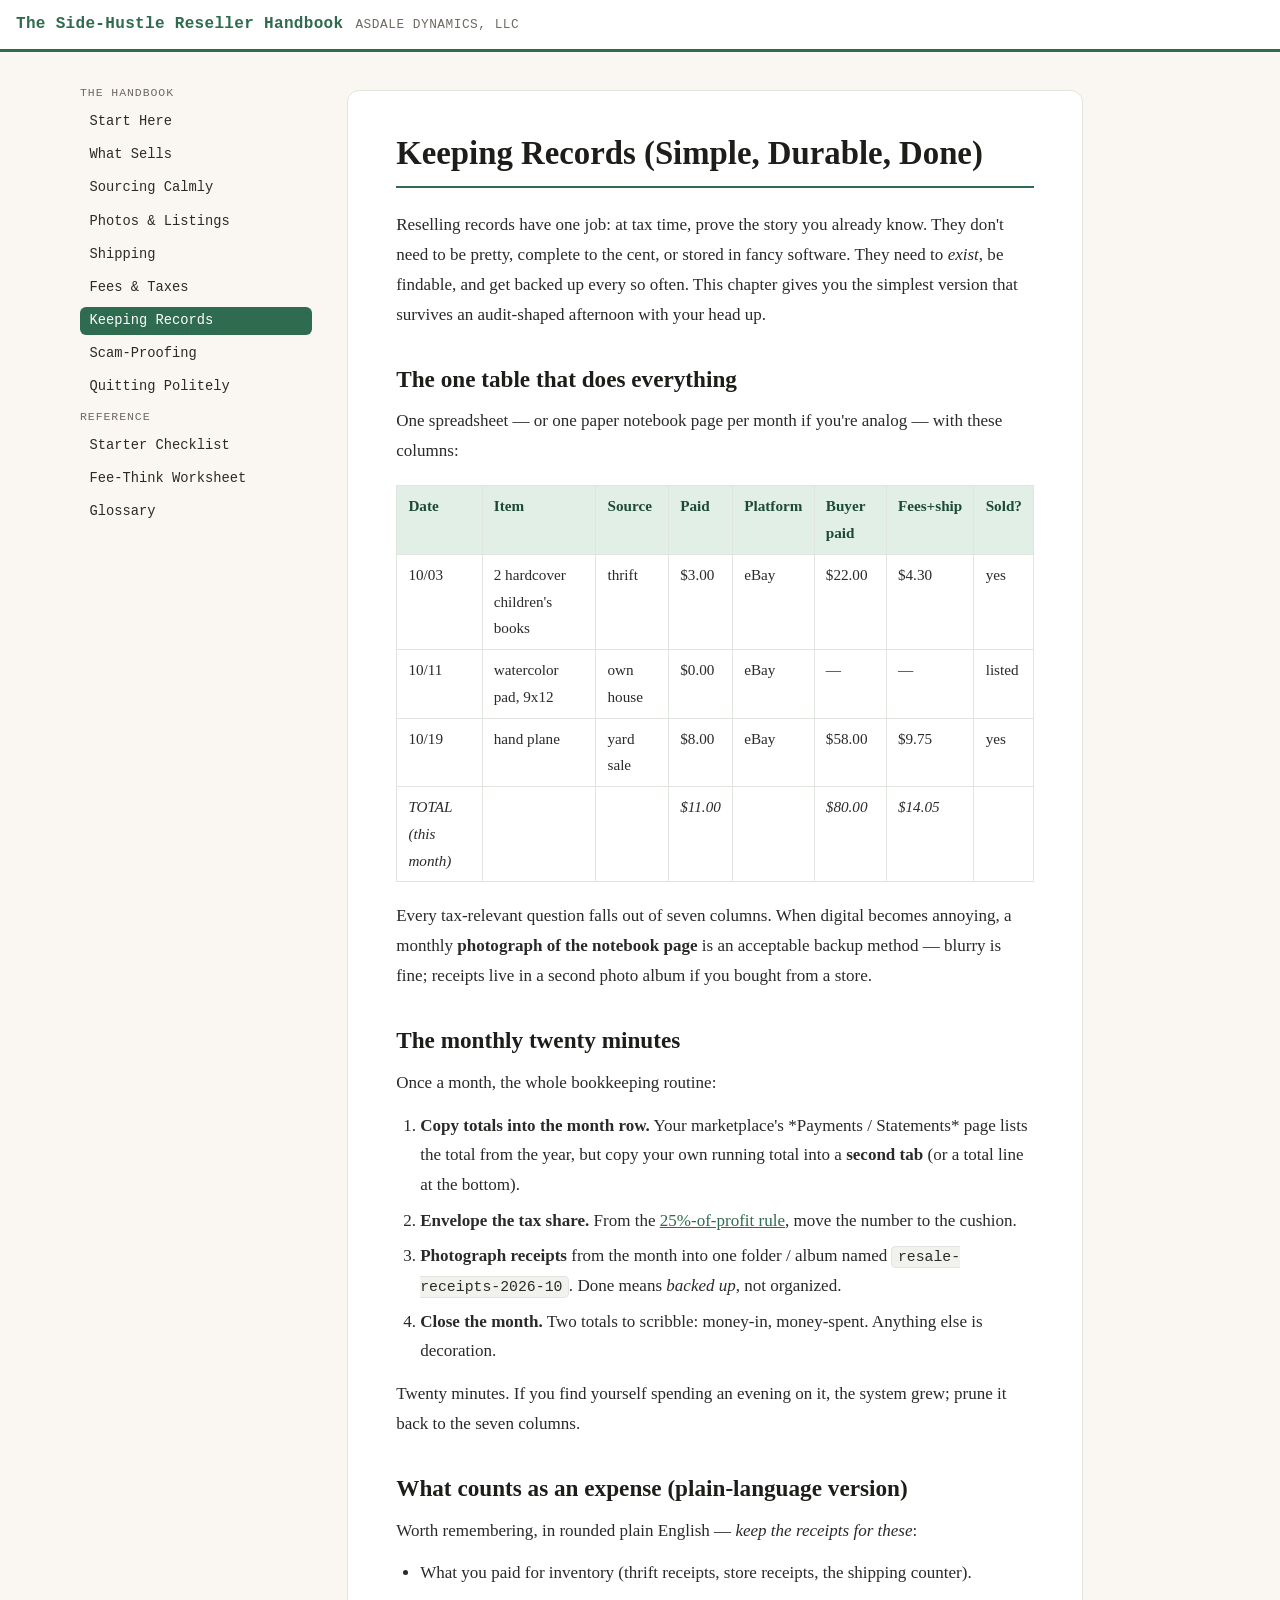
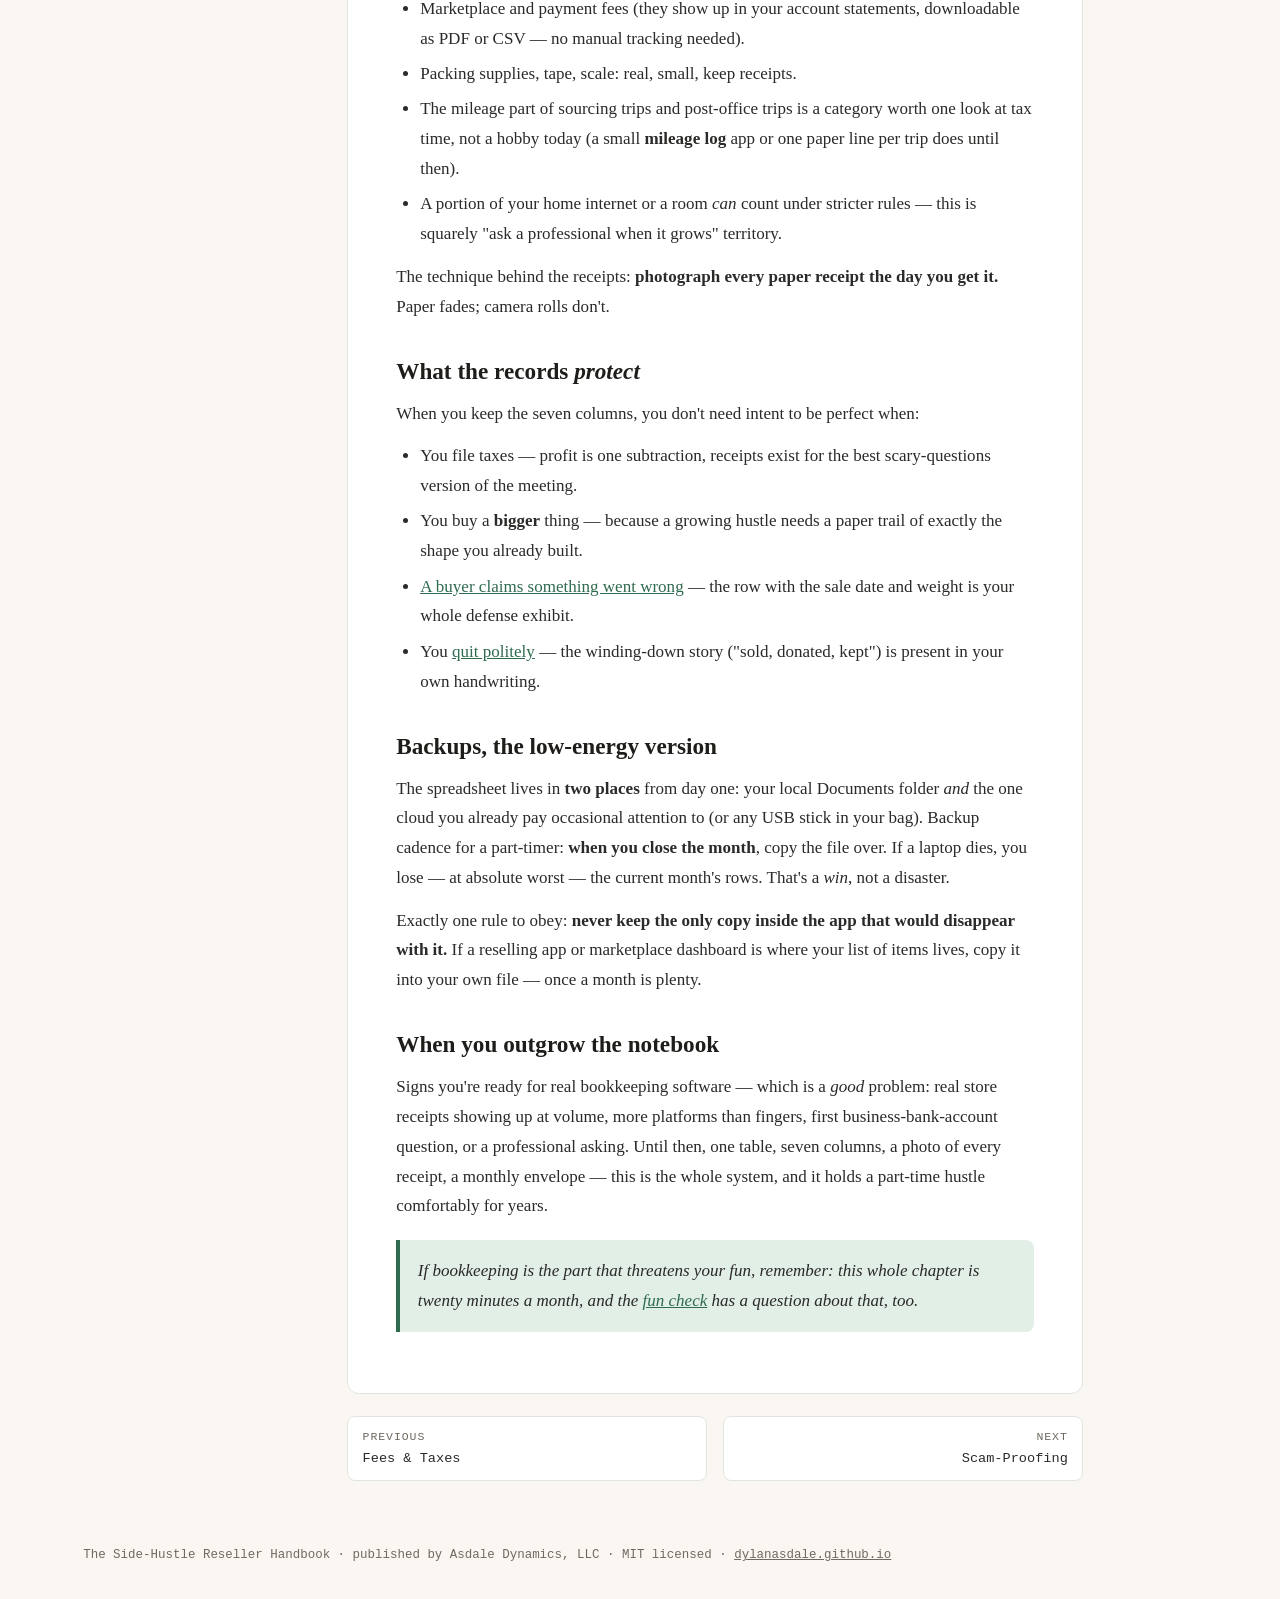
<file: site/06-keeping-records.html>
<!DOCTYPE html>
<html lang="en">
<head>
<meta charset="utf-8">
<meta name="viewport" content="width=device-width, initial-scale=1">
<title>Keeping Records (Simple, Durable, Done) — The Side-Hustle Reseller Handbook</title>
<style>
:root {
  --bg: #faf7f2;
  --surface: #ffffff;
  --ink: #2b2a28;
  --muted: #6f6a62;
  --accent: #2f6b4f;
  --accent-soft: #e2efe7;
  --line: #e0e6df;
  --code-bg: #f1f2ee;
  --sidebar-w: 16.5rem;
}

* { box-sizing: border-box; }

html { scroll-behavior: smooth; }

body {
  margin: 0;
  font-family: Georgia, "Iowan Old Style", "Times New Roman", serif;
  font-size: 1.065rem;
  line-height: 1.75;
  color: var(--ink);
  background: var(--bg);
}

code, pre, .nav, .skip-link, .pager, .page-footer, .site-header {
  font-family: ui-monospace, "SF Mono", "Cascadia Code", Consolas, Menlo, monospace;
}

.site-header {
  background: var(--surface);
  border-bottom: 3px solid var(--accent);
  padding: 0.65rem 1rem;
  display: flex;
  align-items: baseline;
  gap: 0.75rem;
  flex-wrap: wrap;
}

.site-header .brand {
  font-weight: 700;
  letter-spacing: 0.02em;
  color: var(--accent);
  text-decoration: none;
  font-size: 1rem;
}

.site-header .tagline {
  color: var(--muted);
  font-size: 0.8rem;
  letter-spacing: 0.04em;
  text-transform: uppercase;
}

.skip-link {
  position: absolute;
  left: -999px;
  top: 0;
  background: var(--accent);
  color: #fff;
  padding: 0.5rem 0.75rem;
  z-index: 10;
}

.skip-link:focus { left: 0.5rem; top: 0.5rem; }

.layout {
  display: flex;
  max-width: 72rem;
  margin: 0 auto;
  align-items: flex-start;
}

.sidebar {
  width: var(--sidebar-w);
  flex: none;
  position: sticky;
  top: 0;
  padding: 1.6rem 1rem 2rem;
  font-size: 0.86rem;
  max-height: 100vh;
  overflow-y: auto;
}

.nav { list-style: none; margin: 0; padding: 0; }

.nav .nav-label {
  color: var(--muted);
  font-size: 0.72rem;
  letter-spacing: 0.08em;
  text-transform: uppercase;
  margin: 1.1rem 0 0.35rem;
  display: block;
}

.nav .nav-label:first-child { margin-top: 0; }

.nav a {
  display: block;
  color: var(--ink);
  text-decoration: none;
  padding: 0.28rem 0.6rem;
  border-radius: 6px;
  line-height: 1.35;
}

.nav a:hover { background: var(--accent-soft); }

.nav a.active {
  background: var(--accent);
  color: #fff;
}

main {
  flex: 1;
  min-width: 0;
  padding: 2.4rem 1.2rem 3rem;
}

article {
  background: var(--surface);
  border: 1px solid var(--line);
  border-radius: 12px;
  padding: 2.6rem 3rem;
  max-width: 46rem;
}

h1, h2, h3, h4 {
  font-family: Georgia, serif;
  line-height: 1.25;
  color: #1f1d1a;
  scroll-margin-top: 1rem;
}

h1 {
  font-size: 2.05rem;
  margin: 0 0 1.4rem;
  padding-bottom: 0.75rem;
  border-bottom: 2px solid var(--accent);
}

h2 { font-size: 1.45rem; margin: 2.2rem 0 0.7rem; }
h3 { font-size: 1.18rem; margin: 1.8rem 0 0.5rem; }

p { margin: 0.8rem 0; }

a { color: var(--accent); }

a:hover { text-decoration-thickness: 2px; }

blockquote {
  margin: 1.2rem 0;
  padding: 0.7rem 1.1rem;
  border-left: 4px solid var(--accent);
  background: var(--accent-soft);
  border-radius: 0 8px 8px 0;
  font-style: italic;
}

blockquote p { margin: 0.3rem 0; }

code {
  background: var(--code-bg);
  border: 1px solid var(--line);
  border-radius: 5px;
  padding: 0.1rem 0.34rem;
  font-size: 0.87em;
}

pre {
  background: #26312b;
  color: #eef2ec;
  border-radius: 10px;
  padding: 1rem 1.2rem;
  overflow-x: auto;
  line-height: 1.55;
  font-size: 0.86rem;
}

pre code {
  background: none;
  border: none;
  padding: 0;
  color: inherit;
  font-size: inherit;
}

ul, ol { padding-left: 1.5rem; margin: 0.8rem 0; }

li { margin: 0.35rem 0; }

ul.checklist { list-style: none; padding-left: 0.3rem; }

ul.checklist li {
  padding-left: 1.7rem;
  position: relative;
}

ul.checklist li::before {
  content: "";
  position: absolute;
  left: 0;
  top: 0.42em;
  width: 1rem;
  height: 1rem;
  border: 2px solid var(--accent);
  border-radius: 4px;
  background: #fff;
}

ul.checklist li { margin: 0.55rem 0; }

table {
  border-collapse: collapse;
  width: 100%;
  margin: 1.2rem 0;
  font-size: 0.95rem;
}

th, td {
  border: 1px solid var(--line);
  padding: 0.45rem 0.7rem;
  text-align: left;
  vertical-align: top;
}

th { background: var(--accent-soft); color: #1d4a36; }

hr {
  border: none;
  border-top: 1px dashed var(--line);
  margin: 2rem auto;
  width: 60%;
}

.pager {
  max-width: 46rem;
  display: flex;
  justify-content: space-between;
  gap: 1rem;
  margin-top: 1.4rem;
  font-size: 0.85rem;
}

.pager a {
  background: var(--surface);
  border: 1px solid var(--line);
  border-radius: 8px;
  padding: 0.6rem 0.9rem;
  text-decoration: none;
  color: var(--ink);
  flex: 1;
}

.pager a:hover { border-color: var(--accent); }
.pager .next { text-align: right; }

.pager .dir {
  display: block;
  color: var(--muted);
  font-size: 0.72rem;
  text-transform: uppercase;
  letter-spacing: 0.08em;
}

.page-footer {
  max-width: 72rem;
  margin: 0 auto;
  padding: 1rem 1.2rem 2rem;
  color: var(--muted);
  font-size: 0.78rem;
}

.page-footer a { color: var(--muted); }

@media (max-width: 56rem) {
  .layout { flex-direction: column; }
  .sidebar {
    position: static;
    width: 100%;
    max-height: none;
    border-bottom: 1px solid var(--line);
    padding-bottom: 1rem;
  }
  article { padding: 1.6rem 1.2rem; }
}

</style>
</head>
<body>
<a class="skip-link" href="#content">Skip to content</a>
<header class="site-header">
  <a class="brand" href="index.html">The Side-Hustle Reseller Handbook</a>
  <span class="tagline">Asdale Dynamics, LLC</span>
</header>
<div class="layout">
  <nav class="sidebar" aria-label="Chapters">
    <ul class="nav"><li><span class="nav-label">The handbook</span></li><li><a class="" href="index.html">Start Here</a></li><li><a class="" href="01-what-sells.html">What Sells</a></li><li><a class="" href="02-sourcing-calmly.html">Sourcing Calmly</a></li><li><a class="" href="03-photos-and-listings.html">Photos &amp; Listings</a></li><li><a class="" href="04-shipping-without-stress.html">Shipping</a></li><li><a class="" href="05-fees-and-taxes.html">Fees &amp; Taxes</a></li><li><a class="active" href="06-keeping-records.html">Keeping Records</a></li><li><a class="" href="07-scam-proofing.html">Scam-Proofing</a></li><li><a class="" href="08-quitting-politely.html">Quitting Politely</a></li><li><span class="nav-label">Reference</span></li><li><a class="" href="starter-checklist.html">Starter Checklist</a></li><li><a class="" href="fee-think-worksheet.html">Fee-Think Worksheet</a></li><li><a class="" href="glossary.html">Glossary</a></li></ul>
  </nav>
  <main id="content">
    <article>
<h1 id="keeping-records-simple-durable-done">Keeping Records (Simple, Durable, Done)</h1>
<p>Reselling records have one job: at tax time, prove the story you already know. They don't need to be pretty, complete to the cent, or stored in fancy software. They need to <em>exist</em>, be findable, and get backed up every so often. This chapter gives you the simplest version that survives an audit-shaped afternoon with your head up.</p>
<h2 id="the-one-table-that-does-everything">The one table that does everything</h2>
<p>One spreadsheet — or one paper notebook page per month if you're analog — with these columns:</p>
<table><thead><tr><th>Date</th><th>Item</th><th>Source</th><th>Paid</th><th>Platform</th><th>Buyer paid</th><th>Fees+ship</th><th>Sold?</th></tr></thead><tbody><tr><td>10/03</td><td>2 hardcover children's books</td><td>thrift</td><td>$3.00</td><td>eBay</td><td>$22.00</td><td>$4.30</td><td>yes</td></tr><tr><td>10/11</td><td>watercolor pad, 9x12</td><td>own house</td><td>$0.00</td><td>eBay</td><td>—</td><td>—</td><td>listed</td></tr><tr><td>10/19</td><td>hand plane</td><td>yard sale</td><td>$8.00</td><td>eBay</td><td>$58.00</td><td>$9.75</td><td>yes</td></tr><tr><td><em>TOTAL (this month)</em></td><td></td><td></td><td><em>$11.00</em></td><td></td><td><em>$80.00</em></td><td><em>$14.05</em></td><td></td></tr></tbody></table>
<p>Every tax-relevant question falls out of seven columns. When digital becomes annoying, a monthly <strong>photograph of the notebook page</strong> is an acceptable backup method — blurry is fine; receipts live in a second photo album if you bought from a store.</p>
<h2 id="the-monthly-twenty-minutes">The monthly twenty minutes</h2>
<p>Once a month, the whole bookkeeping routine:</p>
<ol>
<li><strong>Copy totals into the month row.</strong> Your marketplace's *Payments / Statements* page lists the total from the year, but copy your own running total into a <strong>second tab</strong> (or a total line at the bottom).</li>
<li><strong>Envelope the tax share.</strong> From the <a href="05-fees-and-taxes.html">25%-of-profit rule</a>, move the number to the cushion.</li>
<li><strong>Photograph receipts</strong> from the month into one folder / album named <code>resale-receipts-2026-10</code>. Done means <em>backed up</em>, not organized.</li>
<li><strong>Close the month.</strong> Two totals to scribble: money-in, money-spent. Anything else is decoration.</li>
</ol>
<p>Twenty minutes. If you find yourself spending an evening on it, the system grew; prune it back to the seven columns.</p>
<h2 id="what-counts-as-an-expense-plain-language-version">What counts as an expense (plain-language version)</h2>
<p>Worth remembering, in rounded plain English — <em>keep the receipts for these</em>:</p>
<ul>
<li>What you paid for inventory (thrift receipts, store receipts, the shipping counter).</li>
<li>Marketplace and payment fees (they show up in your account statements, downloadable as PDF or CSV — no manual tracking needed).</li>
<li>Packing supplies, tape, scale: real, small, keep receipts.</li>
<li>The mileage part of sourcing trips and post-office trips is a category worth one look at tax time, not a hobby today (a small <strong>mileage log</strong> app or one paper line per trip does until then).</li>
<li>A portion of your home internet or a room <em>can</em> count under stricter rules — this is squarely "ask a professional when it grows" territory.</li>
</ul>
<p>The technique behind the receipts: <strong>photograph every paper receipt the day you get it.</strong> Paper fades; camera rolls don't.</p>
<h2 id="what-the-records-protect">What the records <em>protect</em></h2>
<p>When you keep the seven columns, you don't need intent to be perfect when:</p>
<ul>
<li>You file taxes — profit is one subtraction, receipts exist for the best scary-questions version of the meeting.</li>
<li>You buy a <strong>bigger</strong> thing — because a growing hustle needs a paper trail of exactly the shape you already built.</li>
<li><a href="07-scam-proofing.html">A buyer claims something went wrong</a> — the row with the sale date and weight is your whole defense exhibit.</li>
<li>You <a href="08-quitting-politely.html">quit politely</a> — the winding-down story ("sold, donated, kept") is present in your own handwriting.</li>
</ul>
<h2 id="backups-the-low-energy-version">Backups, the low-energy version</h2>
<p>The spreadsheet lives in <strong>two places</strong> from day one: your local Documents folder <em>and</em> the one cloud you already pay occasional attention to (or any USB stick in your bag). Backup cadence for a part-timer: <strong>when you close the month</strong>, copy the file over. If a laptop dies, you lose — at absolute worst — the current month's rows. That's a <em>win</em>, not a disaster.</p>
<p>Exactly one rule to obey: <strong>never keep the only copy inside the app that would disappear with it.</strong> If a reselling app or marketplace dashboard is where your list of items lives, copy it into your own file — once a month is plenty.</p>
<h2 id="when-you-outgrow-the-notebook">When you outgrow the notebook</h2>
<p>Signs you're ready for real bookkeeping software — which is a <em>good</em> problem: real store receipts showing up at volume, more platforms than fingers, first business-bank-account question, or a professional asking. Until then, one table, seven columns, a photo of every receipt, a monthly envelope — this is the whole system, and it holds a part-time hustle comfortably for years.</p>
<blockquote><p>If bookkeeping is the part that threatens your fun, remember: this whole chapter is <em>twenty minutes a month</em>, and the <a href="08-quitting-politely.html">fun check</a> has a question about that, too.</p></blockquote>
    </article>
    <nav class="pager" aria-label="Previous and next chapter">
      <a class="prev" href="05-fees-and-taxes.html"><span class="dir">Previous</span>Fees &amp; Taxes</a>
      <a class="next" href="07-scam-proofing.html"><span class="dir">Next</span>Scam-Proofing</a>
    </nav>
  </main>
</div>
<footer class="page-footer">
  The Side-Hustle Reseller Handbook · published by Asdale Dynamics, LLC ·
  MIT licensed · <a href="https://dylanasdale.github.io">dylanasdale.github.io</a>
</footer>
</body>
</html>
</file>
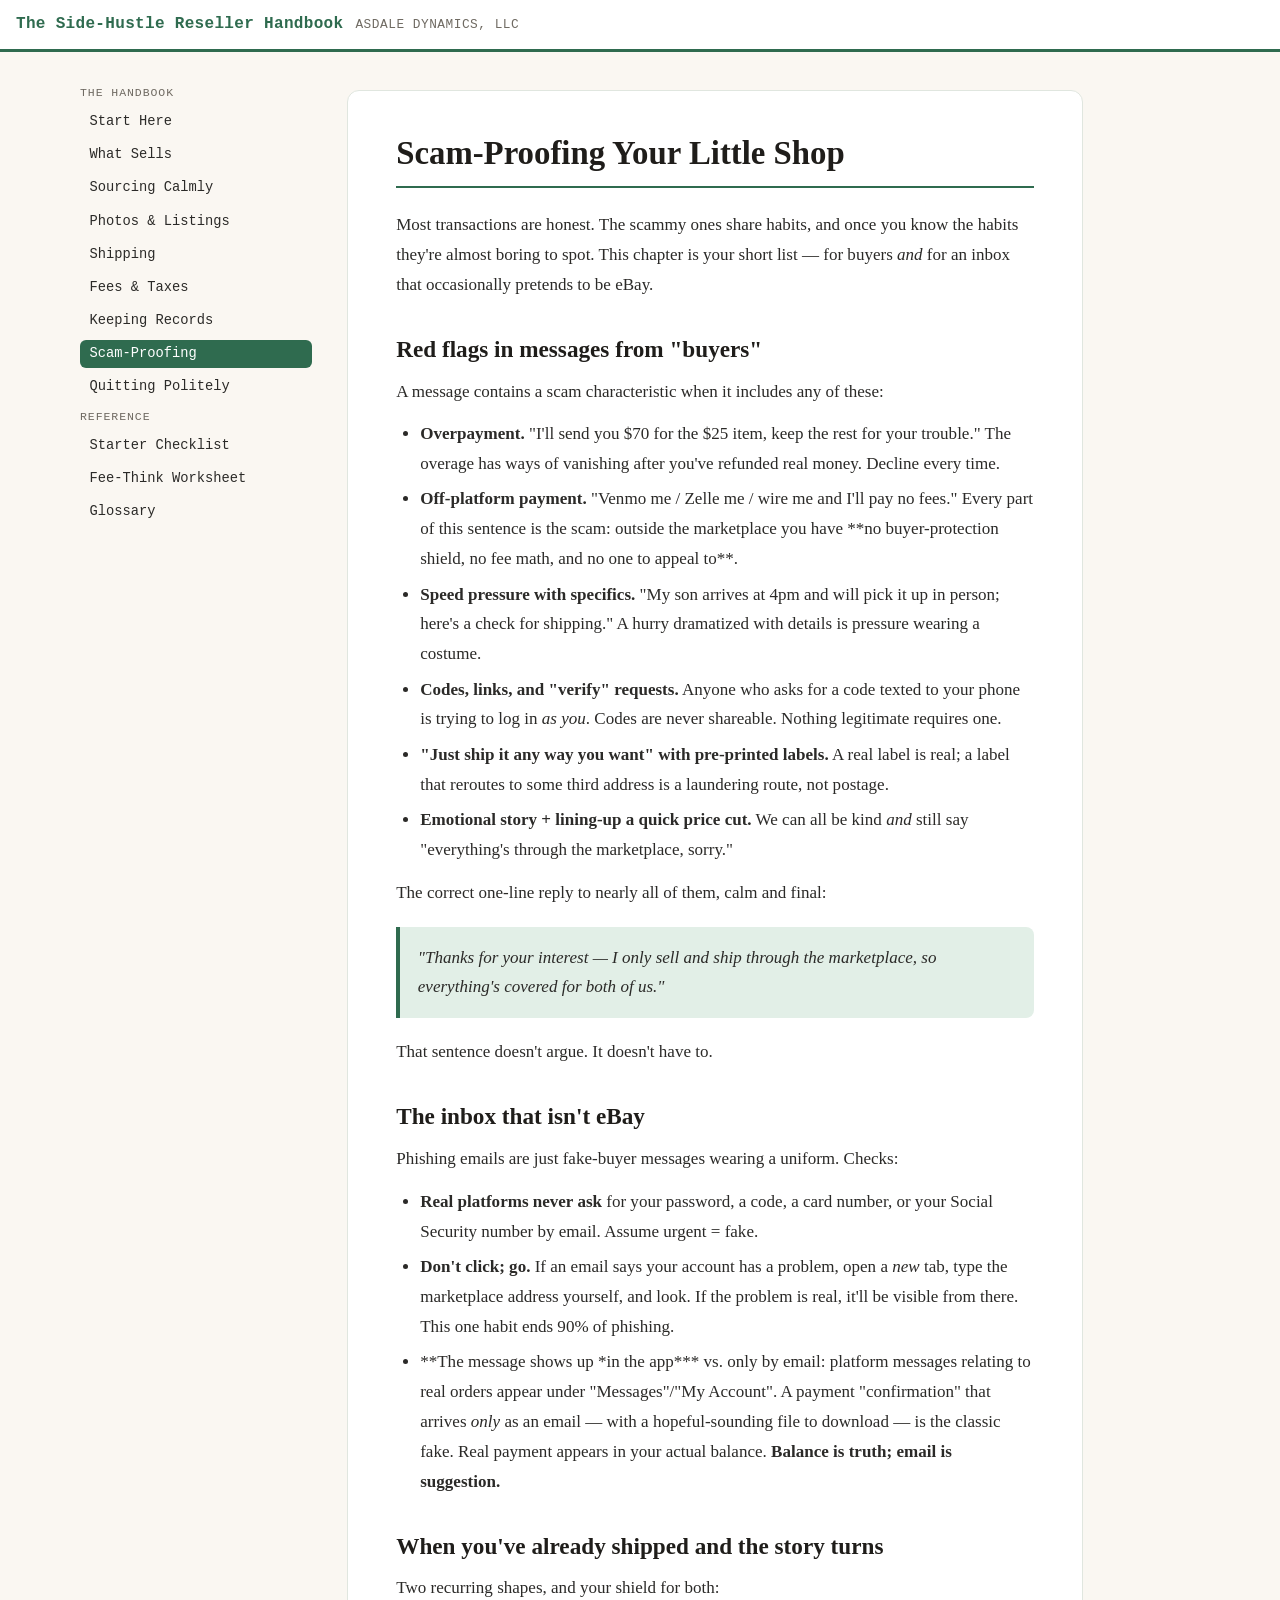
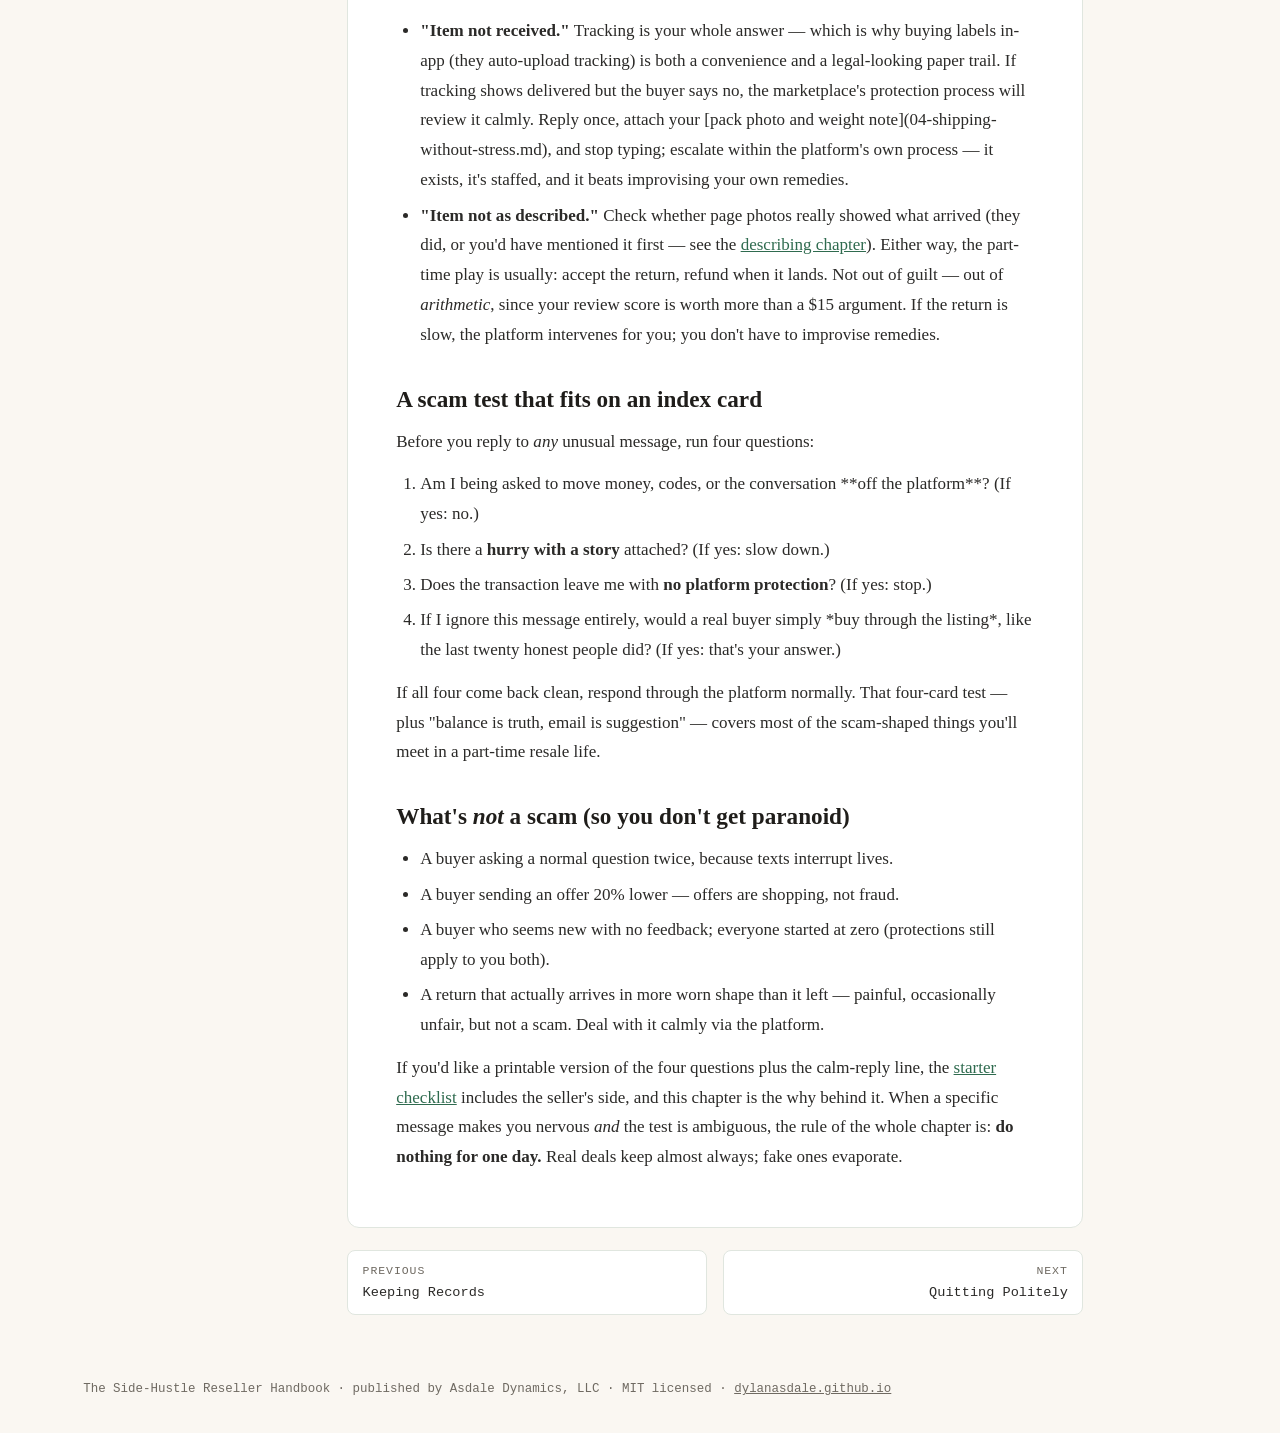
<file: site/07-scam-proofing.html>
<!DOCTYPE html>
<html lang="en">
<head>
<meta charset="utf-8">
<meta name="viewport" content="width=device-width, initial-scale=1">
<title>Scam-Proofing Your Little Shop — The Side-Hustle Reseller Handbook</title>
<style>
:root {
  --bg: #faf7f2;
  --surface: #ffffff;
  --ink: #2b2a28;
  --muted: #6f6a62;
  --accent: #2f6b4f;
  --accent-soft: #e2efe7;
  --line: #e0e6df;
  --code-bg: #f1f2ee;
  --sidebar-w: 16.5rem;
}

* { box-sizing: border-box; }

html { scroll-behavior: smooth; }

body {
  margin: 0;
  font-family: Georgia, "Iowan Old Style", "Times New Roman", serif;
  font-size: 1.065rem;
  line-height: 1.75;
  color: var(--ink);
  background: var(--bg);
}

code, pre, .nav, .skip-link, .pager, .page-footer, .site-header {
  font-family: ui-monospace, "SF Mono", "Cascadia Code", Consolas, Menlo, monospace;
}

.site-header {
  background: var(--surface);
  border-bottom: 3px solid var(--accent);
  padding: 0.65rem 1rem;
  display: flex;
  align-items: baseline;
  gap: 0.75rem;
  flex-wrap: wrap;
}

.site-header .brand {
  font-weight: 700;
  letter-spacing: 0.02em;
  color: var(--accent);
  text-decoration: none;
  font-size: 1rem;
}

.site-header .tagline {
  color: var(--muted);
  font-size: 0.8rem;
  letter-spacing: 0.04em;
  text-transform: uppercase;
}

.skip-link {
  position: absolute;
  left: -999px;
  top: 0;
  background: var(--accent);
  color: #fff;
  padding: 0.5rem 0.75rem;
  z-index: 10;
}

.skip-link:focus { left: 0.5rem; top: 0.5rem; }

.layout {
  display: flex;
  max-width: 72rem;
  margin: 0 auto;
  align-items: flex-start;
}

.sidebar {
  width: var(--sidebar-w);
  flex: none;
  position: sticky;
  top: 0;
  padding: 1.6rem 1rem 2rem;
  font-size: 0.86rem;
  max-height: 100vh;
  overflow-y: auto;
}

.nav { list-style: none; margin: 0; padding: 0; }

.nav .nav-label {
  color: var(--muted);
  font-size: 0.72rem;
  letter-spacing: 0.08em;
  text-transform: uppercase;
  margin: 1.1rem 0 0.35rem;
  display: block;
}

.nav .nav-label:first-child { margin-top: 0; }

.nav a {
  display: block;
  color: var(--ink);
  text-decoration: none;
  padding: 0.28rem 0.6rem;
  border-radius: 6px;
  line-height: 1.35;
}

.nav a:hover { background: var(--accent-soft); }

.nav a.active {
  background: var(--accent);
  color: #fff;
}

main {
  flex: 1;
  min-width: 0;
  padding: 2.4rem 1.2rem 3rem;
}

article {
  background: var(--surface);
  border: 1px solid var(--line);
  border-radius: 12px;
  padding: 2.6rem 3rem;
  max-width: 46rem;
}

h1, h2, h3, h4 {
  font-family: Georgia, serif;
  line-height: 1.25;
  color: #1f1d1a;
  scroll-margin-top: 1rem;
}

h1 {
  font-size: 2.05rem;
  margin: 0 0 1.4rem;
  padding-bottom: 0.75rem;
  border-bottom: 2px solid var(--accent);
}

h2 { font-size: 1.45rem; margin: 2.2rem 0 0.7rem; }
h3 { font-size: 1.18rem; margin: 1.8rem 0 0.5rem; }

p { margin: 0.8rem 0; }

a { color: var(--accent); }

a:hover { text-decoration-thickness: 2px; }

blockquote {
  margin: 1.2rem 0;
  padding: 0.7rem 1.1rem;
  border-left: 4px solid var(--accent);
  background: var(--accent-soft);
  border-radius: 0 8px 8px 0;
  font-style: italic;
}

blockquote p { margin: 0.3rem 0; }

code {
  background: var(--code-bg);
  border: 1px solid var(--line);
  border-radius: 5px;
  padding: 0.1rem 0.34rem;
  font-size: 0.87em;
}

pre {
  background: #26312b;
  color: #eef2ec;
  border-radius: 10px;
  padding: 1rem 1.2rem;
  overflow-x: auto;
  line-height: 1.55;
  font-size: 0.86rem;
}

pre code {
  background: none;
  border: none;
  padding: 0;
  color: inherit;
  font-size: inherit;
}

ul, ol { padding-left: 1.5rem; margin: 0.8rem 0; }

li { margin: 0.35rem 0; }

ul.checklist { list-style: none; padding-left: 0.3rem; }

ul.checklist li {
  padding-left: 1.7rem;
  position: relative;
}

ul.checklist li::before {
  content: "";
  position: absolute;
  left: 0;
  top: 0.42em;
  width: 1rem;
  height: 1rem;
  border: 2px solid var(--accent);
  border-radius: 4px;
  background: #fff;
}

ul.checklist li { margin: 0.55rem 0; }

table {
  border-collapse: collapse;
  width: 100%;
  margin: 1.2rem 0;
  font-size: 0.95rem;
}

th, td {
  border: 1px solid var(--line);
  padding: 0.45rem 0.7rem;
  text-align: left;
  vertical-align: top;
}

th { background: var(--accent-soft); color: #1d4a36; }

hr {
  border: none;
  border-top: 1px dashed var(--line);
  margin: 2rem auto;
  width: 60%;
}

.pager {
  max-width: 46rem;
  display: flex;
  justify-content: space-between;
  gap: 1rem;
  margin-top: 1.4rem;
  font-size: 0.85rem;
}

.pager a {
  background: var(--surface);
  border: 1px solid var(--line);
  border-radius: 8px;
  padding: 0.6rem 0.9rem;
  text-decoration: none;
  color: var(--ink);
  flex: 1;
}

.pager a:hover { border-color: var(--accent); }
.pager .next { text-align: right; }

.pager .dir {
  display: block;
  color: var(--muted);
  font-size: 0.72rem;
  text-transform: uppercase;
  letter-spacing: 0.08em;
}

.page-footer {
  max-width: 72rem;
  margin: 0 auto;
  padding: 1rem 1.2rem 2rem;
  color: var(--muted);
  font-size: 0.78rem;
}

.page-footer a { color: var(--muted); }

@media (max-width: 56rem) {
  .layout { flex-direction: column; }
  .sidebar {
    position: static;
    width: 100%;
    max-height: none;
    border-bottom: 1px solid var(--line);
    padding-bottom: 1rem;
  }
  article { padding: 1.6rem 1.2rem; }
}

</style>
</head>
<body>
<a class="skip-link" href="#content">Skip to content</a>
<header class="site-header">
  <a class="brand" href="index.html">The Side-Hustle Reseller Handbook</a>
  <span class="tagline">Asdale Dynamics, LLC</span>
</header>
<div class="layout">
  <nav class="sidebar" aria-label="Chapters">
    <ul class="nav"><li><span class="nav-label">The handbook</span></li><li><a class="" href="index.html">Start Here</a></li><li><a class="" href="01-what-sells.html">What Sells</a></li><li><a class="" href="02-sourcing-calmly.html">Sourcing Calmly</a></li><li><a class="" href="03-photos-and-listings.html">Photos &amp; Listings</a></li><li><a class="" href="04-shipping-without-stress.html">Shipping</a></li><li><a class="" href="05-fees-and-taxes.html">Fees &amp; Taxes</a></li><li><a class="" href="06-keeping-records.html">Keeping Records</a></li><li><a class="active" href="07-scam-proofing.html">Scam-Proofing</a></li><li><a class="" href="08-quitting-politely.html">Quitting Politely</a></li><li><span class="nav-label">Reference</span></li><li><a class="" href="starter-checklist.html">Starter Checklist</a></li><li><a class="" href="fee-think-worksheet.html">Fee-Think Worksheet</a></li><li><a class="" href="glossary.html">Glossary</a></li></ul>
  </nav>
  <main id="content">
    <article>
<h1 id="scam-proofing-your-little-shop">Scam-Proofing Your Little Shop</h1>
<p>Most transactions are honest. The scammy ones share habits, and once you know the habits they're almost boring to spot. This chapter is your short list — for buyers <em>and</em> for an inbox that occasionally pretends to be eBay.</p>
<h2 id="red-flags-in-messages-from-buyers">Red flags in messages from "buyers"</h2>
<p>A message contains a scam characteristic when it includes any of these:</p>
<ul>
<li><strong>Overpayment.</strong> "I'll send you $70 for the $25 item, keep the rest for your trouble." The overage has ways of vanishing after you've refunded real money. Decline every time.</li>
<li><strong>Off-platform payment.</strong> "Venmo me / Zelle me / wire me and I'll pay no fees." Every part of this sentence is the scam: outside the marketplace you have **no buyer-protection shield, no fee math, and no one to appeal to**.</li>
<li><strong>Speed pressure with specifics.</strong> "My son arrives at 4pm and will pick it up in person; here's a check for shipping." A hurry dramatized with details is pressure wearing a costume.</li>
<li><strong>Codes, links, and "verify" requests.</strong> Anyone who asks for a code texted to your phone is trying to log in <em>as you</em>. Codes are never shareable. Nothing legitimate requires one.</li>
<li><strong>"Just ship it any way you want" with pre-printed labels.</strong> A real label is real; a label that reroutes to some third address is a laundering route, not postage.</li>
<li><strong>Emotional story + lining-up a quick price cut.</strong> We can all be kind <em>and</em> still say "everything's through the marketplace, sorry."</li>
</ul>
<p>The correct one-line reply to nearly all of them, calm and final:</p>
<blockquote><p>"Thanks for your interest — I only sell and ship through the marketplace, so everything's covered for both of us."</p></blockquote>
<p>That sentence doesn't argue. It doesn't have to.</p>
<h2 id="the-inbox-that-isnt-ebay">The inbox that isn't eBay</h2>
<p>Phishing emails are just fake-buyer messages wearing a uniform. Checks:</p>
<ul>
<li><strong>Real platforms never ask</strong> for your password, a code, a card number, or your Social Security number by email. Assume urgent = fake.</li>
<li><strong>Don't click; go.</strong> If an email says your account has a problem, open a <em>new</em> tab, type the marketplace address yourself, and look. If the problem is real, it'll be visible from there. This one habit ends 90% of phishing.</li>
<li>**The message shows up *in the app*** vs. only by email: platform messages relating to real orders appear under "Messages"/"My Account". A payment "confirmation" that arrives <em>only</em> as an email — with a hopeful-sounding file to download — is the classic fake. Real payment appears in your actual balance. <strong>Balance is truth; email is suggestion.</strong></li>
</ul>
<h2 id="when-youve-already-shipped-and-the-story-turns">When you've already shipped and the story turns</h2>
<p>Two recurring shapes, and your shield for both:</p>
<ul>
<li><strong>"Item not received."</strong> Tracking is your whole answer — which is why buying labels in-app (they auto-upload tracking) is both a convenience and a legal-looking paper trail. If tracking shows delivered but the buyer says no, the marketplace's protection process will review it calmly. Reply once, attach your [pack photo and weight note](04-shipping-without-stress.md), and stop typing; escalate within the platform's own process — it exists, it's staffed, and it beats improvising your own remedies.</li>
<li><strong>"Item not as described."</strong> Check whether page photos really showed what arrived (they did, or you'd have mentioned it first — see the <a href="03-photos-and-listings.html">describing chapter</a>). Either way, the part-time play is usually: accept the return, refund when it lands. Not out of guilt — out of <em>arithmetic</em>, since your review score is worth more than a $15 argument. If the return is slow, the platform intervenes for you; you don't have to improvise remedies.</li>
</ul>
<h2 id="a-scam-test-that-fits-on-an-index-card">A scam test that fits on an index card</h2>
<p>Before you reply to <em>any</em> unusual message, run four questions:</p>
<ol>
<li>Am I being asked to move money, codes, or the conversation **off the platform**? (If yes: no.)</li>
<li>Is there a <strong>hurry with a story</strong> attached? (If yes: slow down.)</li>
<li>Does the transaction leave me with <strong>no platform protection</strong>? (If yes: stop.)</li>
<li>If I ignore this message entirely, would a real buyer simply *buy through the listing*, like the last twenty honest people did? (If yes: that's your answer.)</li>
</ol>
<p>If all four come back clean, respond through the platform normally. That four-card test — plus "balance is truth, email is suggestion" — covers most of the scam-shaped things you'll meet in a part-time resale life.</p>
<h2 id="whats-not-a-scam-so-you-dont-get-paranoid">What's <em>not</em> a scam (so you don't get paranoid)</h2>
<ul>
<li>A buyer asking a normal question twice, because texts interrupt lives.</li>
<li>A buyer sending an offer 20% lower — offers are shopping, not fraud.</li>
<li>A buyer who seems new with no feedback; everyone started at zero (protections still apply to you both).</li>
<li>A return that actually arrives in more worn shape than it left — painful, occasionally unfair, but not a scam. Deal with it calmly via the platform.</li>
</ul>
<p>If you'd like a printable version of the four questions plus the calm-reply line, the <a href="starter-checklist.html">starter checklist</a> includes the seller's side, and this chapter is the why behind it. When a specific message makes you nervous <em>and</em> the test is ambiguous, the rule of the whole chapter is: <strong>do nothing for one day.</strong> Real deals keep almost always; fake ones evaporate.</p>
    </article>
    <nav class="pager" aria-label="Previous and next chapter">
      <a class="prev" href="06-keeping-records.html"><span class="dir">Previous</span>Keeping Records</a>
      <a class="next" href="08-quitting-politely.html"><span class="dir">Next</span>Quitting Politely</a>
    </nav>
  </main>
</div>
<footer class="page-footer">
  The Side-Hustle Reseller Handbook · published by Asdale Dynamics, LLC ·
  MIT licensed · <a href="https://dylanasdale.github.io">dylanasdale.github.io</a>
</footer>
</body>
</html>
</file>
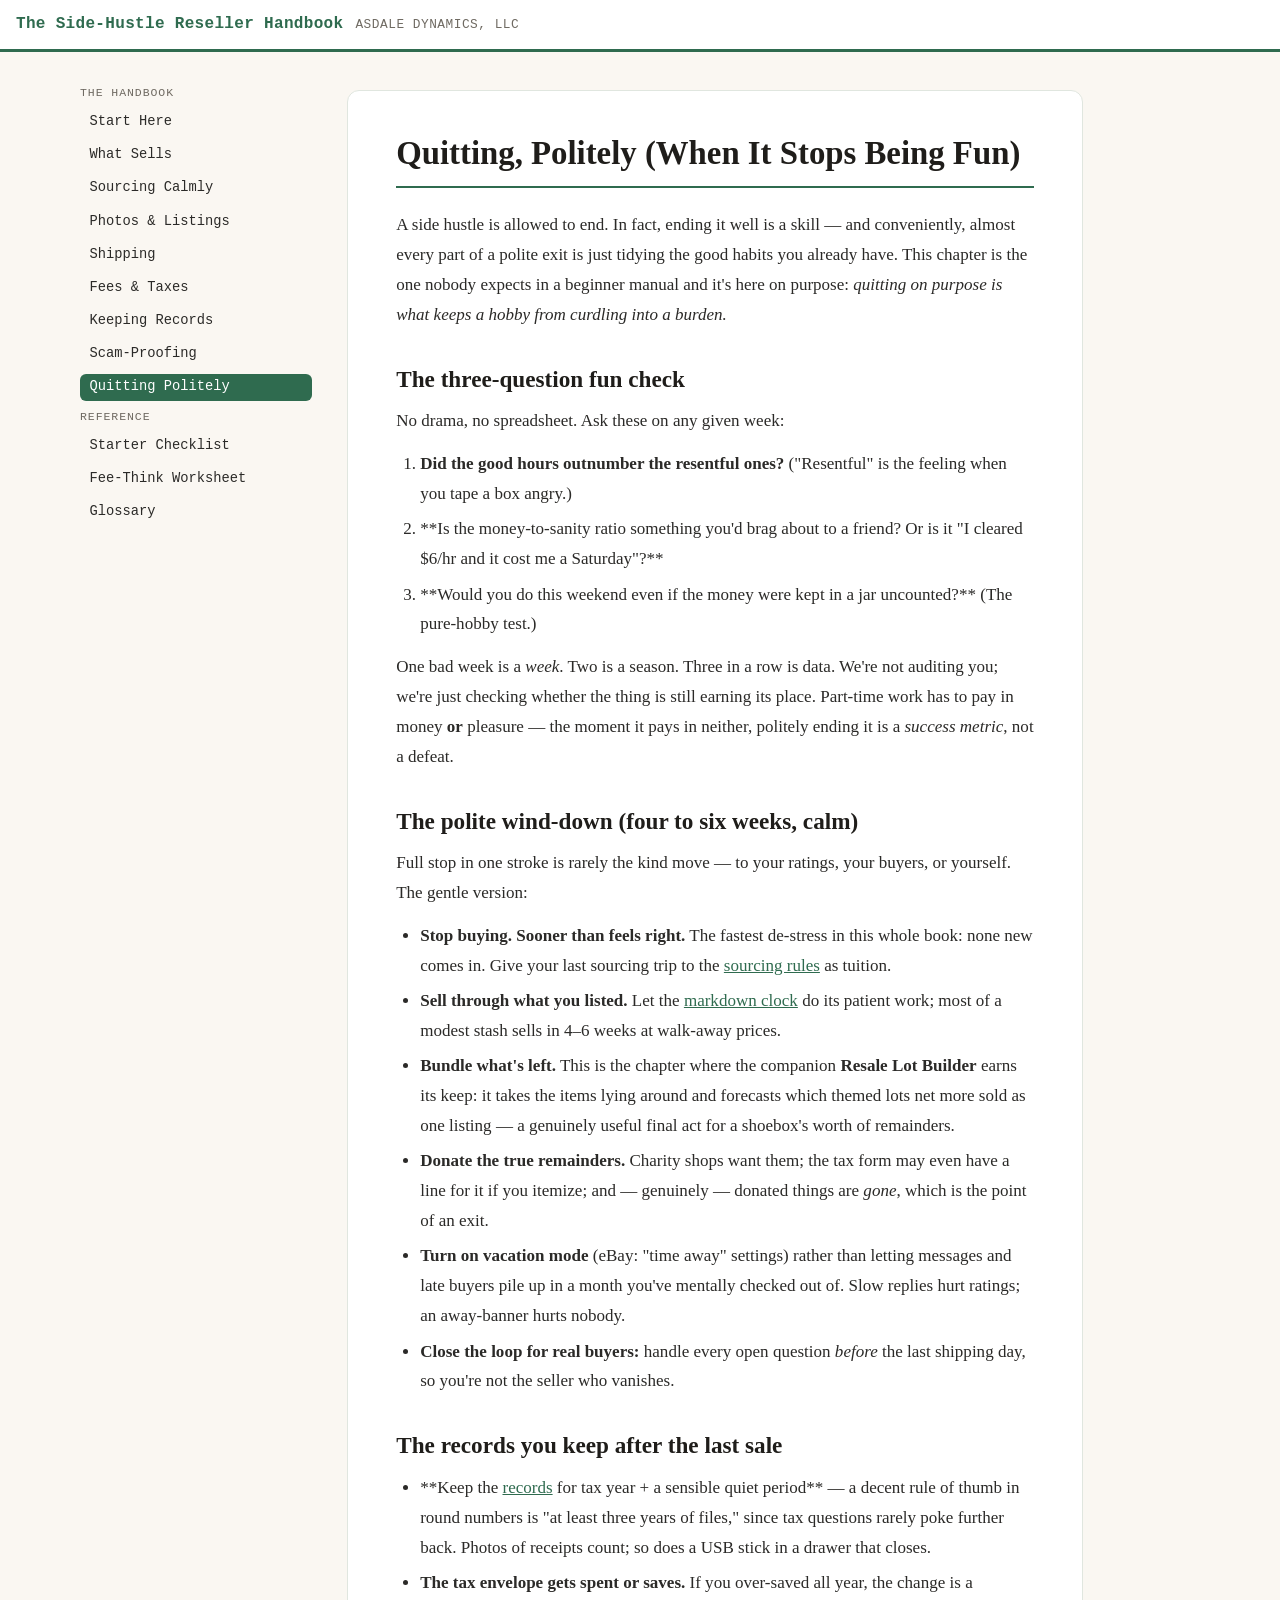
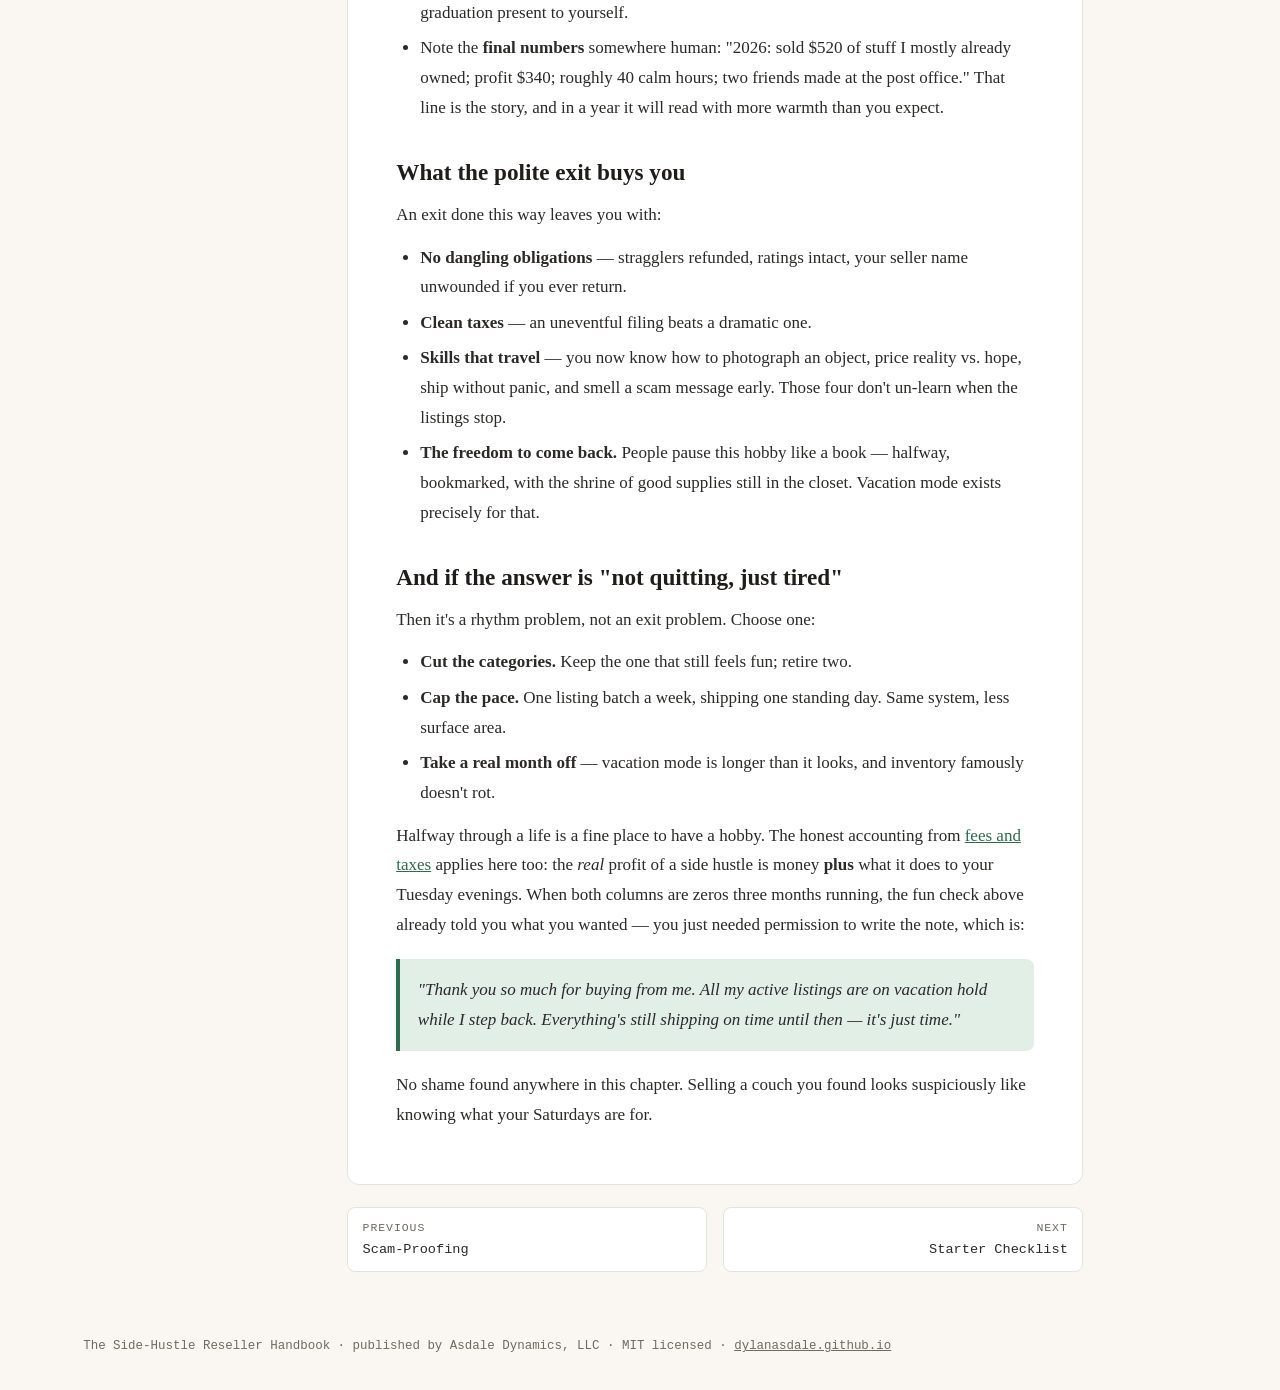
<file: site/08-quitting-politely.html>
<!DOCTYPE html>
<html lang="en">
<head>
<meta charset="utf-8">
<meta name="viewport" content="width=device-width, initial-scale=1">
<title>Quitting, Politely (When It Stops Being Fun) — The Side-Hustle Reseller Handbook</title>
<style>
:root {
  --bg: #faf7f2;
  --surface: #ffffff;
  --ink: #2b2a28;
  --muted: #6f6a62;
  --accent: #2f6b4f;
  --accent-soft: #e2efe7;
  --line: #e0e6df;
  --code-bg: #f1f2ee;
  --sidebar-w: 16.5rem;
}

* { box-sizing: border-box; }

html { scroll-behavior: smooth; }

body {
  margin: 0;
  font-family: Georgia, "Iowan Old Style", "Times New Roman", serif;
  font-size: 1.065rem;
  line-height: 1.75;
  color: var(--ink);
  background: var(--bg);
}

code, pre, .nav, .skip-link, .pager, .page-footer, .site-header {
  font-family: ui-monospace, "SF Mono", "Cascadia Code", Consolas, Menlo, monospace;
}

.site-header {
  background: var(--surface);
  border-bottom: 3px solid var(--accent);
  padding: 0.65rem 1rem;
  display: flex;
  align-items: baseline;
  gap: 0.75rem;
  flex-wrap: wrap;
}

.site-header .brand {
  font-weight: 700;
  letter-spacing: 0.02em;
  color: var(--accent);
  text-decoration: none;
  font-size: 1rem;
}

.site-header .tagline {
  color: var(--muted);
  font-size: 0.8rem;
  letter-spacing: 0.04em;
  text-transform: uppercase;
}

.skip-link {
  position: absolute;
  left: -999px;
  top: 0;
  background: var(--accent);
  color: #fff;
  padding: 0.5rem 0.75rem;
  z-index: 10;
}

.skip-link:focus { left: 0.5rem; top: 0.5rem; }

.layout {
  display: flex;
  max-width: 72rem;
  margin: 0 auto;
  align-items: flex-start;
}

.sidebar {
  width: var(--sidebar-w);
  flex: none;
  position: sticky;
  top: 0;
  padding: 1.6rem 1rem 2rem;
  font-size: 0.86rem;
  max-height: 100vh;
  overflow-y: auto;
}

.nav { list-style: none; margin: 0; padding: 0; }

.nav .nav-label {
  color: var(--muted);
  font-size: 0.72rem;
  letter-spacing: 0.08em;
  text-transform: uppercase;
  margin: 1.1rem 0 0.35rem;
  display: block;
}

.nav .nav-label:first-child { margin-top: 0; }

.nav a {
  display: block;
  color: var(--ink);
  text-decoration: none;
  padding: 0.28rem 0.6rem;
  border-radius: 6px;
  line-height: 1.35;
}

.nav a:hover { background: var(--accent-soft); }

.nav a.active {
  background: var(--accent);
  color: #fff;
}

main {
  flex: 1;
  min-width: 0;
  padding: 2.4rem 1.2rem 3rem;
}

article {
  background: var(--surface);
  border: 1px solid var(--line);
  border-radius: 12px;
  padding: 2.6rem 3rem;
  max-width: 46rem;
}

h1, h2, h3, h4 {
  font-family: Georgia, serif;
  line-height: 1.25;
  color: #1f1d1a;
  scroll-margin-top: 1rem;
}

h1 {
  font-size: 2.05rem;
  margin: 0 0 1.4rem;
  padding-bottom: 0.75rem;
  border-bottom: 2px solid var(--accent);
}

h2 { font-size: 1.45rem; margin: 2.2rem 0 0.7rem; }
h3 { font-size: 1.18rem; margin: 1.8rem 0 0.5rem; }

p { margin: 0.8rem 0; }

a { color: var(--accent); }

a:hover { text-decoration-thickness: 2px; }

blockquote {
  margin: 1.2rem 0;
  padding: 0.7rem 1.1rem;
  border-left: 4px solid var(--accent);
  background: var(--accent-soft);
  border-radius: 0 8px 8px 0;
  font-style: italic;
}

blockquote p { margin: 0.3rem 0; }

code {
  background: var(--code-bg);
  border: 1px solid var(--line);
  border-radius: 5px;
  padding: 0.1rem 0.34rem;
  font-size: 0.87em;
}

pre {
  background: #26312b;
  color: #eef2ec;
  border-radius: 10px;
  padding: 1rem 1.2rem;
  overflow-x: auto;
  line-height: 1.55;
  font-size: 0.86rem;
}

pre code {
  background: none;
  border: none;
  padding: 0;
  color: inherit;
  font-size: inherit;
}

ul, ol { padding-left: 1.5rem; margin: 0.8rem 0; }

li { margin: 0.35rem 0; }

ul.checklist { list-style: none; padding-left: 0.3rem; }

ul.checklist li {
  padding-left: 1.7rem;
  position: relative;
}

ul.checklist li::before {
  content: "";
  position: absolute;
  left: 0;
  top: 0.42em;
  width: 1rem;
  height: 1rem;
  border: 2px solid var(--accent);
  border-radius: 4px;
  background: #fff;
}

ul.checklist li { margin: 0.55rem 0; }

table {
  border-collapse: collapse;
  width: 100%;
  margin: 1.2rem 0;
  font-size: 0.95rem;
}

th, td {
  border: 1px solid var(--line);
  padding: 0.45rem 0.7rem;
  text-align: left;
  vertical-align: top;
}

th { background: var(--accent-soft); color: #1d4a36; }

hr {
  border: none;
  border-top: 1px dashed var(--line);
  margin: 2rem auto;
  width: 60%;
}

.pager {
  max-width: 46rem;
  display: flex;
  justify-content: space-between;
  gap: 1rem;
  margin-top: 1.4rem;
  font-size: 0.85rem;
}

.pager a {
  background: var(--surface);
  border: 1px solid var(--line);
  border-radius: 8px;
  padding: 0.6rem 0.9rem;
  text-decoration: none;
  color: var(--ink);
  flex: 1;
}

.pager a:hover { border-color: var(--accent); }
.pager .next { text-align: right; }

.pager .dir {
  display: block;
  color: var(--muted);
  font-size: 0.72rem;
  text-transform: uppercase;
  letter-spacing: 0.08em;
}

.page-footer {
  max-width: 72rem;
  margin: 0 auto;
  padding: 1rem 1.2rem 2rem;
  color: var(--muted);
  font-size: 0.78rem;
}

.page-footer a { color: var(--muted); }

@media (max-width: 56rem) {
  .layout { flex-direction: column; }
  .sidebar {
    position: static;
    width: 100%;
    max-height: none;
    border-bottom: 1px solid var(--line);
    padding-bottom: 1rem;
  }
  article { padding: 1.6rem 1.2rem; }
}

</style>
</head>
<body>
<a class="skip-link" href="#content">Skip to content</a>
<header class="site-header">
  <a class="brand" href="index.html">The Side-Hustle Reseller Handbook</a>
  <span class="tagline">Asdale Dynamics, LLC</span>
</header>
<div class="layout">
  <nav class="sidebar" aria-label="Chapters">
    <ul class="nav"><li><span class="nav-label">The handbook</span></li><li><a class="" href="index.html">Start Here</a></li><li><a class="" href="01-what-sells.html">What Sells</a></li><li><a class="" href="02-sourcing-calmly.html">Sourcing Calmly</a></li><li><a class="" href="03-photos-and-listings.html">Photos &amp; Listings</a></li><li><a class="" href="04-shipping-without-stress.html">Shipping</a></li><li><a class="" href="05-fees-and-taxes.html">Fees &amp; Taxes</a></li><li><a class="" href="06-keeping-records.html">Keeping Records</a></li><li><a class="" href="07-scam-proofing.html">Scam-Proofing</a></li><li><a class="active" href="08-quitting-politely.html">Quitting Politely</a></li><li><span class="nav-label">Reference</span></li><li><a class="" href="starter-checklist.html">Starter Checklist</a></li><li><a class="" href="fee-think-worksheet.html">Fee-Think Worksheet</a></li><li><a class="" href="glossary.html">Glossary</a></li></ul>
  </nav>
  <main id="content">
    <article>
<h1 id="quitting-politely-when-it-stops-being-fun">Quitting, Politely (When It Stops Being Fun)</h1>
<p>A side hustle is allowed to end. In fact, ending it well is a skill — and conveniently, almost every part of a polite exit is just tidying the good habits you already have. This chapter is the one nobody expects in a beginner manual and it's here on purpose: <em>quitting on purpose is what keeps a hobby from curdling into a burden.</em></p>
<h2 id="the-three-question-fun-check">The three-question fun check</h2>
<p>No drama, no spreadsheet. Ask these on any given week:</p>
<ol>
<li><strong>Did the good hours outnumber the resentful ones?</strong> ("Resentful" is the feeling when you tape a box angry.)</li>
<li>**Is the money-to-sanity ratio something you'd brag about to a friend? Or is it "I cleared $6/hr and it cost me a Saturday"?**</li>
<li>**Would you do this weekend even if the money were kept in a jar uncounted?** (The pure-hobby test.)</li>
</ol>
<p>One bad week is a <em>week</em>. Two is a season. Three in a row is data. We're not auditing you; we're just checking whether the thing is still earning its place. Part-time work has to pay in money <strong>or</strong> pleasure — the moment it pays in neither, politely ending it is a <em>success metric</em>, not a defeat.</p>
<h2 id="the-polite-wind-down-four-to-six-weeks-calm">The polite wind-down (four to six weeks, calm)</h2>
<p>Full stop in one stroke is rarely the kind move — to your ratings, your buyers, or yourself. The gentle version:</p>
<ul>
<li><strong>Stop buying. Sooner than feels right.</strong> The fastest de-stress in this whole book: none new comes in. Give your last sourcing trip to the <a href="02-sourcing-calmly.html">sourcing rules</a> as tuition.</li>
<li><strong>Sell through what you listed.</strong> Let the <a href="03-photos-and-listings.html">markdown clock</a> do its patient work; most of a modest stash sells in 4–6 weeks at walk-away prices.</li>
<li><strong>Bundle what's left.</strong> This is the chapter where the companion <strong>Resale Lot Builder</strong> earns its keep: it takes the items lying around and forecasts which themed lots net more sold as one listing — a genuinely useful final act for a shoebox's worth of remainders.</li>
<li><strong>Donate the true remainders.</strong> Charity shops want them; the tax form may even have a line for it if you itemize; and — genuinely — donated things are <em>gone</em>, which is the point of an exit.</li>
<li><strong>Turn on vacation mode</strong> (eBay: "time away" settings) rather than letting messages and late buyers pile up in a month you've mentally checked out of. Slow replies hurt ratings; an away-banner hurts nobody.</li>
<li><strong>Close the loop for real buyers:</strong> handle every open question <em>before</em> the last shipping day, so you're not the seller who vanishes.</li>
</ul>
<h2 id="the-records-you-keep-after-the-last-sale">The records you keep after the last sale</h2>
<ul>
<li>**Keep the <a href="06-keeping-records.html">records</a> for tax year + a sensible quiet period** — a decent rule of thumb in round numbers is "at least three years of files," since tax questions rarely poke further back. Photos of receipts count; so does a USB stick in a drawer that closes.</li>
<li><strong>The tax envelope gets spent or saves.</strong> If you over-saved all year, the change is a graduation present to yourself.</li>
<li>Note the <strong>final numbers</strong> somewhere human: "2026: sold $520 of stuff I mostly already owned; profit $340; roughly 40 calm hours; two friends made at the post office." That line is the story, and in a year it will read with more warmth than you expect.</li>
</ul>
<h2 id="what-the-polite-exit-buys-you">What the polite exit buys you</h2>
<p>An exit done this way leaves you with:</p>
<ul>
<li><strong>No dangling obligations</strong> — stragglers refunded, ratings intact, your seller name unwounded if you ever return.</li>
<li><strong>Clean taxes</strong> — an uneventful filing beats a dramatic one.</li>
<li><strong>Skills that travel</strong> — you now know how to photograph an object, price reality vs. hope, ship without panic, and smell a scam message early. Those four don't un-learn when the listings stop.</li>
<li><strong>The freedom to come back.</strong> People pause this hobby like a book — halfway, bookmarked, with the shrine of good supplies still in the closet. Vacation mode exists precisely for that.</li>
</ul>
<h2 id="and-if-the-answer-is-not-quitting-just-tired">And if the answer is "not quitting, just tired"</h2>
<p>Then it's a rhythm problem, not an exit problem. Choose one:</p>
<ul>
<li><strong>Cut the categories.</strong> Keep the one that still feels fun; retire two.</li>
<li><strong>Cap the pace.</strong> One listing batch a week, shipping one standing day. Same system, less surface area.</li>
<li><strong>Take a real month off</strong> — vacation mode is longer than it looks, and inventory famously doesn't rot.</li>
</ul>
<p>Halfway through a life is a fine place to have a hobby. The honest accounting from <a href="05-fees-and-taxes.html">fees and taxes</a> applies here too: the <em>real</em> profit of a side hustle is money <strong>plus</strong> what it does to your Tuesday evenings. When both columns are zeros three months running, the fun check above already told you what you wanted — you just needed permission to write the note, which is:</p>
<blockquote><p>"Thank you so much for buying from me. All my active listings are on vacation hold while I step back. Everything's still shipping on time until then — it's just time."</p></blockquote>
<p>No shame found anywhere in this chapter. Selling a couch you found looks suspiciously like knowing what your Saturdays are for.</p>
    </article>
    <nav class="pager" aria-label="Previous and next chapter">
      <a class="prev" href="07-scam-proofing.html"><span class="dir">Previous</span>Scam-Proofing</a>
      <a class="next" href="starter-checklist.html"><span class="dir">Next</span>Starter Checklist</a>
    </nav>
  </main>
</div>
<footer class="page-footer">
  The Side-Hustle Reseller Handbook · published by Asdale Dynamics, LLC ·
  MIT licensed · <a href="https://dylanasdale.github.io">dylanasdale.github.io</a>
</footer>
</body>
</html>
</file>
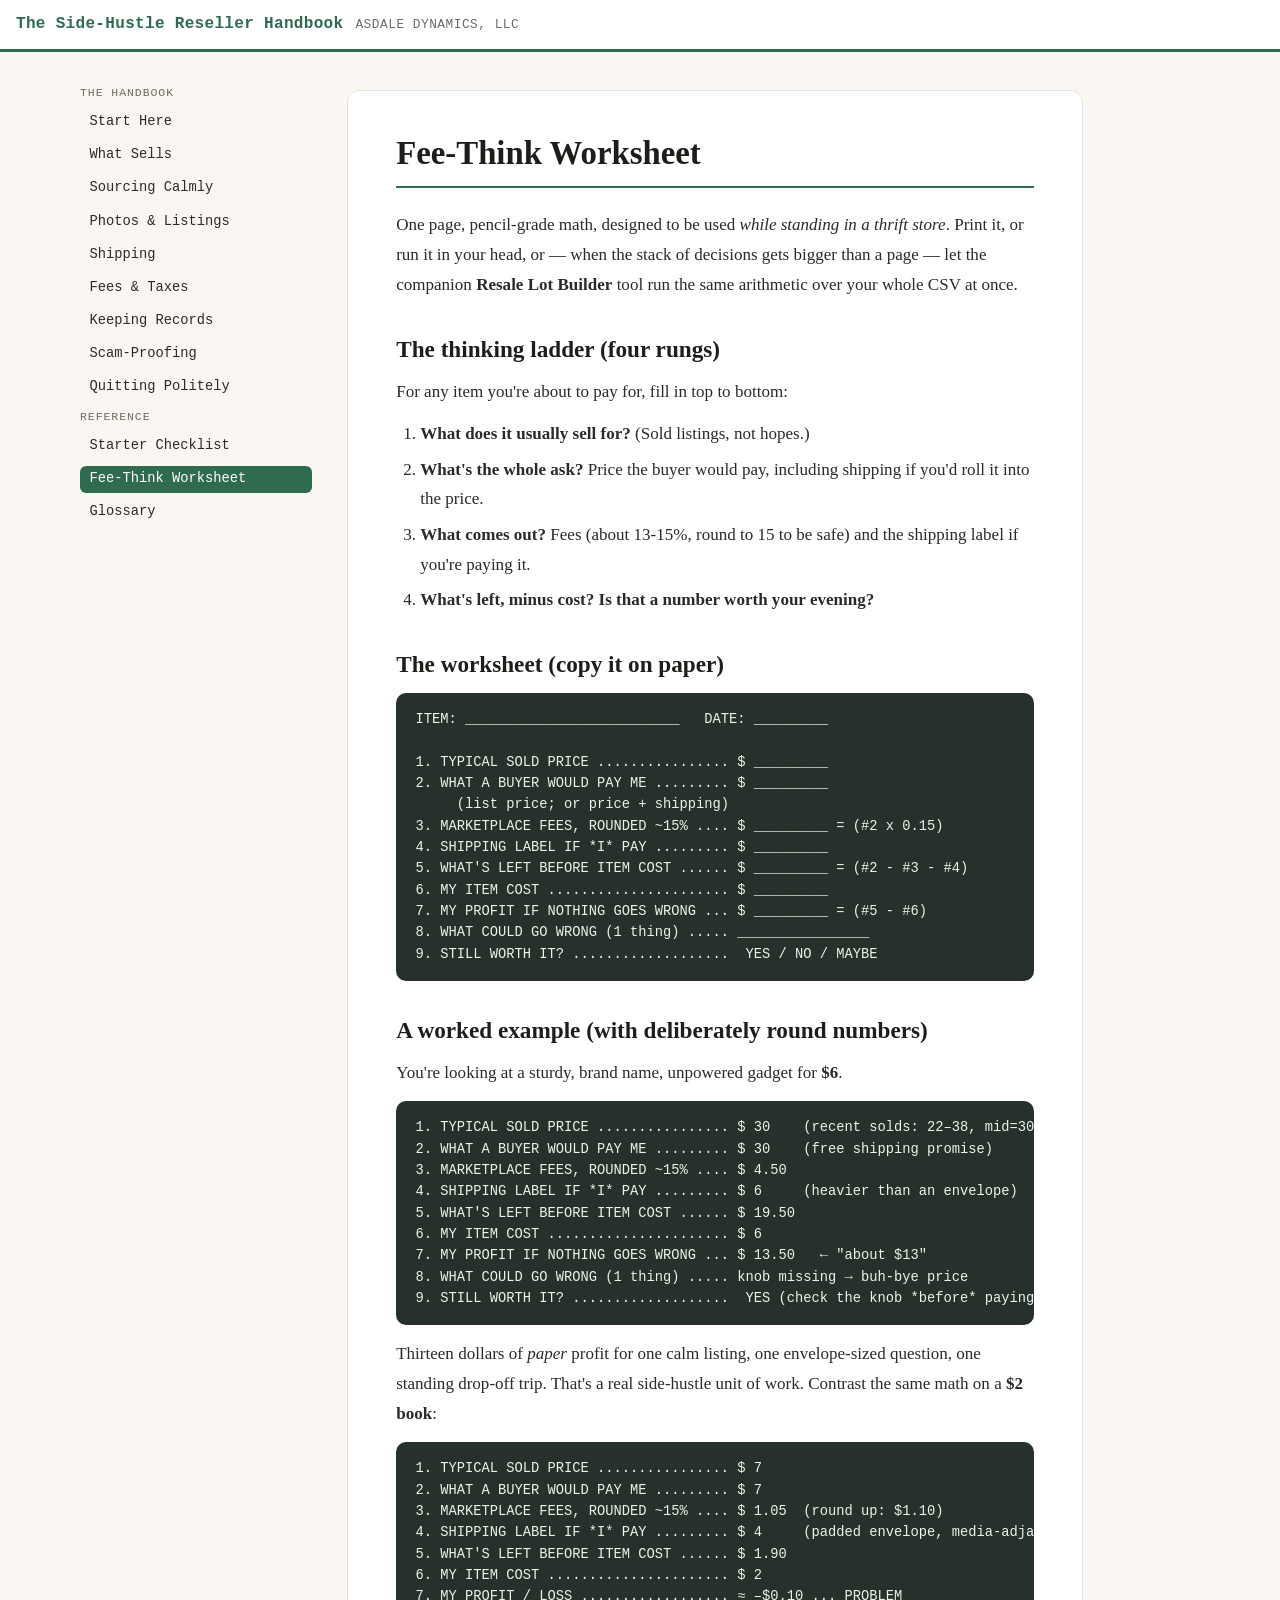
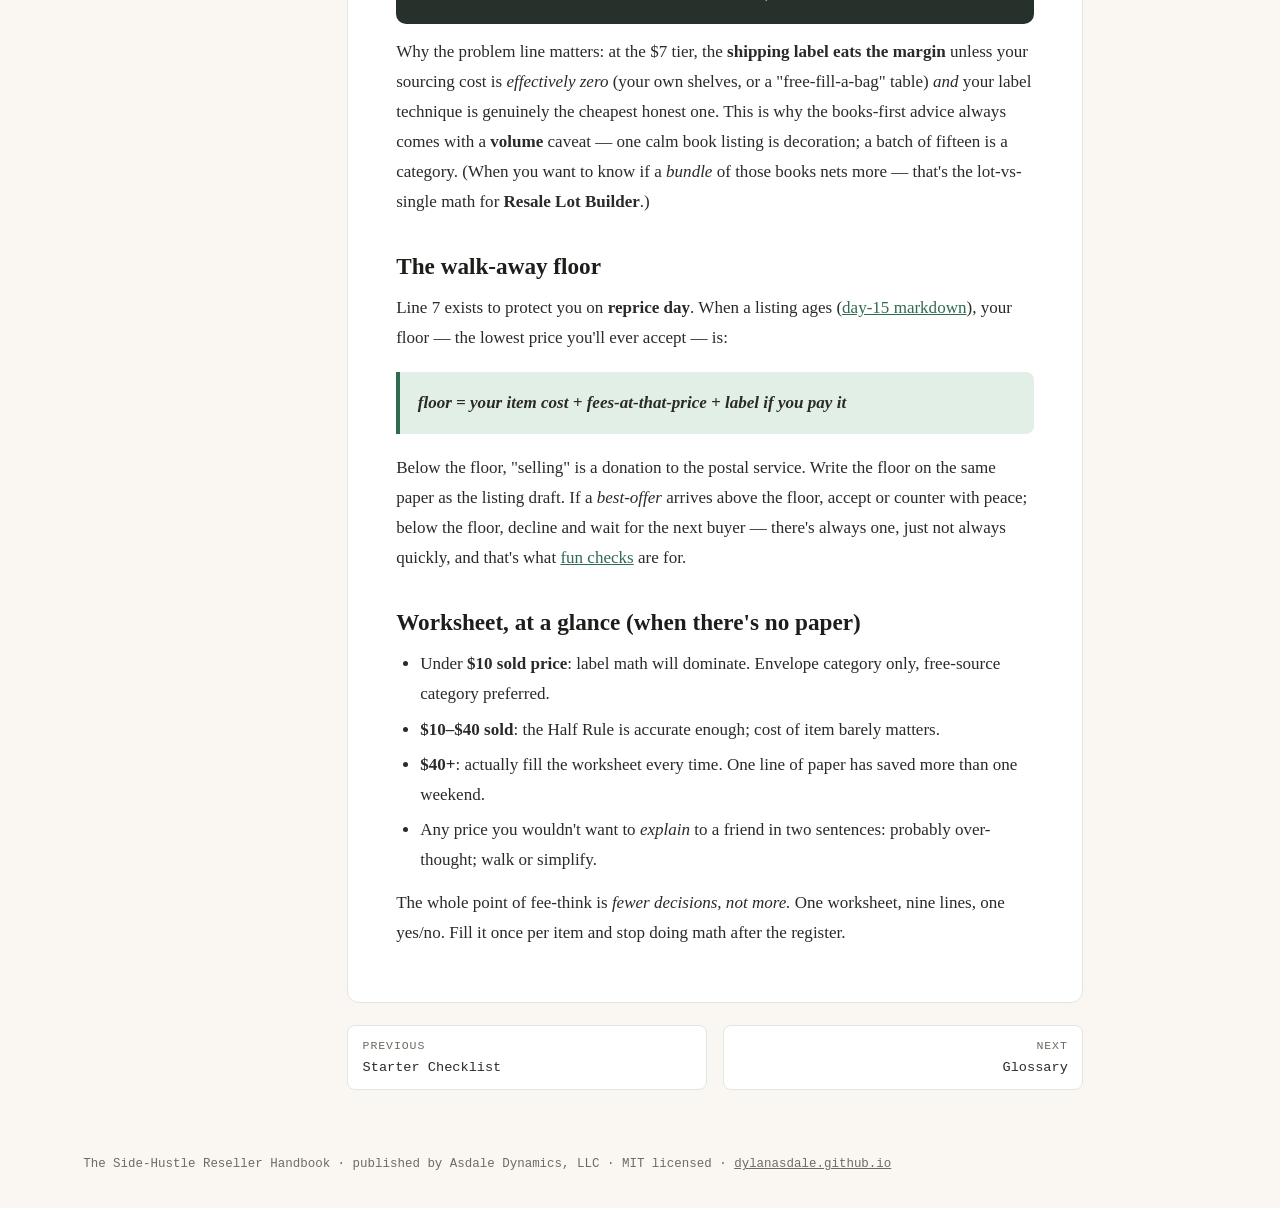
<file: site/fee-think-worksheet.html>
<!DOCTYPE html>
<html lang="en">
<head>
<meta charset="utf-8">
<meta name="viewport" content="width=device-width, initial-scale=1">
<title>Fee-Think Worksheet — The Side-Hustle Reseller Handbook</title>
<style>
:root {
  --bg: #faf7f2;
  --surface: #ffffff;
  --ink: #2b2a28;
  --muted: #6f6a62;
  --accent: #2f6b4f;
  --accent-soft: #e2efe7;
  --line: #e0e6df;
  --code-bg: #f1f2ee;
  --sidebar-w: 16.5rem;
}

* { box-sizing: border-box; }

html { scroll-behavior: smooth; }

body {
  margin: 0;
  font-family: Georgia, "Iowan Old Style", "Times New Roman", serif;
  font-size: 1.065rem;
  line-height: 1.75;
  color: var(--ink);
  background: var(--bg);
}

code, pre, .nav, .skip-link, .pager, .page-footer, .site-header {
  font-family: ui-monospace, "SF Mono", "Cascadia Code", Consolas, Menlo, monospace;
}

.site-header {
  background: var(--surface);
  border-bottom: 3px solid var(--accent);
  padding: 0.65rem 1rem;
  display: flex;
  align-items: baseline;
  gap: 0.75rem;
  flex-wrap: wrap;
}

.site-header .brand {
  font-weight: 700;
  letter-spacing: 0.02em;
  color: var(--accent);
  text-decoration: none;
  font-size: 1rem;
}

.site-header .tagline {
  color: var(--muted);
  font-size: 0.8rem;
  letter-spacing: 0.04em;
  text-transform: uppercase;
}

.skip-link {
  position: absolute;
  left: -999px;
  top: 0;
  background: var(--accent);
  color: #fff;
  padding: 0.5rem 0.75rem;
  z-index: 10;
}

.skip-link:focus { left: 0.5rem; top: 0.5rem; }

.layout {
  display: flex;
  max-width: 72rem;
  margin: 0 auto;
  align-items: flex-start;
}

.sidebar {
  width: var(--sidebar-w);
  flex: none;
  position: sticky;
  top: 0;
  padding: 1.6rem 1rem 2rem;
  font-size: 0.86rem;
  max-height: 100vh;
  overflow-y: auto;
}

.nav { list-style: none; margin: 0; padding: 0; }

.nav .nav-label {
  color: var(--muted);
  font-size: 0.72rem;
  letter-spacing: 0.08em;
  text-transform: uppercase;
  margin: 1.1rem 0 0.35rem;
  display: block;
}

.nav .nav-label:first-child { margin-top: 0; }

.nav a {
  display: block;
  color: var(--ink);
  text-decoration: none;
  padding: 0.28rem 0.6rem;
  border-radius: 6px;
  line-height: 1.35;
}

.nav a:hover { background: var(--accent-soft); }

.nav a.active {
  background: var(--accent);
  color: #fff;
}

main {
  flex: 1;
  min-width: 0;
  padding: 2.4rem 1.2rem 3rem;
}

article {
  background: var(--surface);
  border: 1px solid var(--line);
  border-radius: 12px;
  padding: 2.6rem 3rem;
  max-width: 46rem;
}

h1, h2, h3, h4 {
  font-family: Georgia, serif;
  line-height: 1.25;
  color: #1f1d1a;
  scroll-margin-top: 1rem;
}

h1 {
  font-size: 2.05rem;
  margin: 0 0 1.4rem;
  padding-bottom: 0.75rem;
  border-bottom: 2px solid var(--accent);
}

h2 { font-size: 1.45rem; margin: 2.2rem 0 0.7rem; }
h3 { font-size: 1.18rem; margin: 1.8rem 0 0.5rem; }

p { margin: 0.8rem 0; }

a { color: var(--accent); }

a:hover { text-decoration-thickness: 2px; }

blockquote {
  margin: 1.2rem 0;
  padding: 0.7rem 1.1rem;
  border-left: 4px solid var(--accent);
  background: var(--accent-soft);
  border-radius: 0 8px 8px 0;
  font-style: italic;
}

blockquote p { margin: 0.3rem 0; }

code {
  background: var(--code-bg);
  border: 1px solid var(--line);
  border-radius: 5px;
  padding: 0.1rem 0.34rem;
  font-size: 0.87em;
}

pre {
  background: #26312b;
  color: #eef2ec;
  border-radius: 10px;
  padding: 1rem 1.2rem;
  overflow-x: auto;
  line-height: 1.55;
  font-size: 0.86rem;
}

pre code {
  background: none;
  border: none;
  padding: 0;
  color: inherit;
  font-size: inherit;
}

ul, ol { padding-left: 1.5rem; margin: 0.8rem 0; }

li { margin: 0.35rem 0; }

ul.checklist { list-style: none; padding-left: 0.3rem; }

ul.checklist li {
  padding-left: 1.7rem;
  position: relative;
}

ul.checklist li::before {
  content: "";
  position: absolute;
  left: 0;
  top: 0.42em;
  width: 1rem;
  height: 1rem;
  border: 2px solid var(--accent);
  border-radius: 4px;
  background: #fff;
}

ul.checklist li { margin: 0.55rem 0; }

table {
  border-collapse: collapse;
  width: 100%;
  margin: 1.2rem 0;
  font-size: 0.95rem;
}

th, td {
  border: 1px solid var(--line);
  padding: 0.45rem 0.7rem;
  text-align: left;
  vertical-align: top;
}

th { background: var(--accent-soft); color: #1d4a36; }

hr {
  border: none;
  border-top: 1px dashed var(--line);
  margin: 2rem auto;
  width: 60%;
}

.pager {
  max-width: 46rem;
  display: flex;
  justify-content: space-between;
  gap: 1rem;
  margin-top: 1.4rem;
  font-size: 0.85rem;
}

.pager a {
  background: var(--surface);
  border: 1px solid var(--line);
  border-radius: 8px;
  padding: 0.6rem 0.9rem;
  text-decoration: none;
  color: var(--ink);
  flex: 1;
}

.pager a:hover { border-color: var(--accent); }
.pager .next { text-align: right; }

.pager .dir {
  display: block;
  color: var(--muted);
  font-size: 0.72rem;
  text-transform: uppercase;
  letter-spacing: 0.08em;
}

.page-footer {
  max-width: 72rem;
  margin: 0 auto;
  padding: 1rem 1.2rem 2rem;
  color: var(--muted);
  font-size: 0.78rem;
}

.page-footer a { color: var(--muted); }

@media (max-width: 56rem) {
  .layout { flex-direction: column; }
  .sidebar {
    position: static;
    width: 100%;
    max-height: none;
    border-bottom: 1px solid var(--line);
    padding-bottom: 1rem;
  }
  article { padding: 1.6rem 1.2rem; }
}

</style>
</head>
<body>
<a class="skip-link" href="#content">Skip to content</a>
<header class="site-header">
  <a class="brand" href="index.html">The Side-Hustle Reseller Handbook</a>
  <span class="tagline">Asdale Dynamics, LLC</span>
</header>
<div class="layout">
  <nav class="sidebar" aria-label="Chapters">
    <ul class="nav"><li><span class="nav-label">The handbook</span></li><li><a class="" href="index.html">Start Here</a></li><li><a class="" href="01-what-sells.html">What Sells</a></li><li><a class="" href="02-sourcing-calmly.html">Sourcing Calmly</a></li><li><a class="" href="03-photos-and-listings.html">Photos &amp; Listings</a></li><li><a class="" href="04-shipping-without-stress.html">Shipping</a></li><li><a class="" href="05-fees-and-taxes.html">Fees &amp; Taxes</a></li><li><a class="" href="06-keeping-records.html">Keeping Records</a></li><li><a class="" href="07-scam-proofing.html">Scam-Proofing</a></li><li><a class="" href="08-quitting-politely.html">Quitting Politely</a></li><li><span class="nav-label">Reference</span></li><li><a class="" href="starter-checklist.html">Starter Checklist</a></li><li><a class="active" href="fee-think-worksheet.html">Fee-Think Worksheet</a></li><li><a class="" href="glossary.html">Glossary</a></li></ul>
  </nav>
  <main id="content">
    <article>
<h1 id="fee-think-worksheet">Fee-Think Worksheet</h1>
<p>One page, pencil-grade math, designed to be used <em>while standing in a thrift store</em>. Print it, or run it in your head, or — when the stack of decisions gets bigger than a page — let the companion <strong>Resale Lot Builder</strong> tool run the same arithmetic over your whole CSV at once.</p>
<h2 id="the-thinking-ladder-four-rungs">The thinking ladder (four rungs)</h2>
<p>For any item you're about to pay for, fill in top to bottom:</p>
<ol>
<li><strong>What does it usually sell for?</strong> (Sold listings, not hopes.)</li>
<li><strong>What's the whole ask?</strong> Price the buyer would pay, including shipping if you'd roll it into the price.</li>
<li><strong>What comes out?</strong> Fees (about 13-15%, round to 15 to be safe) and the shipping label if you're paying it.</li>
<li><strong>What's left, minus cost? Is that a number worth your evening?</strong></li>
</ol>
<h2 id="the-worksheet-copy-it-on-paper">The worksheet (copy it on paper)</h2>
<pre><code>ITEM: __________________________   DATE: _________

1. TYPICAL SOLD PRICE ................ $ _________
2. WHAT A BUYER WOULD PAY ME ......... $ _________
     (list price; or price + shipping)
3. MARKETPLACE FEES, ROUNDED ~15% .... $ _________ = (#2 x 0.15)
4. SHIPPING LABEL IF *I* PAY ......... $ _________
5. WHAT&#x27;S LEFT BEFORE ITEM COST ...... $ _________ = (#2 - #3 - #4)
6. MY ITEM COST ...................... $ _________
7. MY PROFIT IF NOTHING GOES WRONG ... $ _________ = (#5 - #6)
8. WHAT COULD GO WRONG (1 thing) ..... ________________
9. STILL WORTH IT? ...................  YES / NO / MAYBE
</code></pre>
<h2 id="a-worked-example-with-deliberately-round-numbers">A worked example (with deliberately round numbers)</h2>
<p>You're looking at a sturdy, brand name, unpowered gadget for <strong>$6</strong>.</p>
<pre><code>1. TYPICAL SOLD PRICE ................ $ 30    (recent solds: 22–38, mid=30)
2. WHAT A BUYER WOULD PAY ME ......... $ 30    (free shipping promise)
3. MARKETPLACE FEES, ROUNDED ~15% .... $ 4.50
4. SHIPPING LABEL IF *I* PAY ......... $ 6     (heavier than an envelope)
5. WHAT&#x27;S LEFT BEFORE ITEM COST ...... $ 19.50
6. MY ITEM COST ...................... $ 6
7. MY PROFIT IF NOTHING GOES WRONG ... $ 13.50   ← &quot;about $13&quot;
8. WHAT COULD GO WRONG (1 thing) ..... knob missing → buh-bye price
9. STILL WORTH IT? ...................  YES (check the knob *before* paying)
</code></pre>
<p>Thirteen dollars of <em>paper</em> profit for one calm listing, one envelope-sized question, one standing drop-off trip. That's a real side-hustle unit of work. Contrast the same math on a <strong>$2 book</strong>:</p>
<pre><code>1. TYPICAL SOLD PRICE ................ $ 7
2. WHAT A BUYER WOULD PAY ME ......... $ 7
3. MARKETPLACE FEES, ROUNDED ~15% .... $ 1.05  (round up: $1.10)
4. SHIPPING LABEL IF *I* PAY ......... $ 4     (padded envelope, media-adjacent rate)
5. WHAT&#x27;S LEFT BEFORE ITEM COST ...... $ 1.90
6. MY ITEM COST ...................... $ 2
7. MY PROFIT / LOSS .................. ≈ –$0.10 ... PROBLEM
</code></pre>
<p>Why the problem line matters: at the $7 tier, the <strong>shipping label eats the margin</strong> unless your sourcing cost is <em>effectively zero</em> (your own shelves, or a "free-fill-a-bag" table) <em>and</em> your label technique is genuinely the cheapest honest one. This is why the books-first advice always comes with a <strong>volume</strong> caveat — one calm book listing is decoration; a batch of fifteen is a category. (When you want to know if a <em>bundle</em> of those books nets more — that's the lot-vs-single math for <strong>Resale Lot Builder</strong>.)</p>
<h2 id="the-walk-away-floor">The walk-away floor</h2>
<p>Line 7 exists to protect you on <strong>reprice day</strong>. When a listing ages (<a href="03-photos-and-listings.html">day-15 markdown</a>), your floor — the lowest price you'll ever accept — is:</p>
<blockquote><p><strong>floor = your item cost + fees-at-that-price + label if you pay it</strong></p></blockquote>
<p>Below the floor, "selling" is a donation to the postal service. Write the floor on the same paper as the listing draft. If a <em>best-offer</em> arrives above the floor, accept or counter with peace; below the floor, decline and wait for the next buyer — there's always one, just not always quickly, and that's what <a href="08-quitting-politely.html">fun checks</a> are for.</p>
<h2 id="worksheet-at-a-glance-when-theres-no-paper">Worksheet, at a glance (when there's no paper)</h2>
<ul>
<li>Under <strong>$10 sold price</strong>: label math will dominate. Envelope category only, free-source category preferred.</li>
<li><strong>$10–$40 sold</strong>: the Half Rule is accurate enough; cost of item barely matters.</li>
<li><strong>$40+</strong>: actually fill the worksheet every time. One line of paper has saved more than one weekend.</li>
<li>Any price you wouldn't want to <em>explain</em> to a friend in two sentences: probably over-thought; walk or simplify.</li>
</ul>
<p>The whole point of fee-think is <em>fewer decisions, not more.</em> One worksheet, nine lines, one yes/no. Fill it once per item and stop doing math after the register.</p>
    </article>
    <nav class="pager" aria-label="Previous and next chapter">
      <a class="prev" href="starter-checklist.html"><span class="dir">Previous</span>Starter Checklist</a>
      <a class="next" href="glossary.html"><span class="dir">Next</span>Glossary</a>
    </nav>
  </main>
</div>
<footer class="page-footer">
  The Side-Hustle Reseller Handbook · published by Asdale Dynamics, LLC ·
  MIT licensed · <a href="https://dylanasdale.github.io">dylanasdale.github.io</a>
</footer>
</body>
</html>
</file>
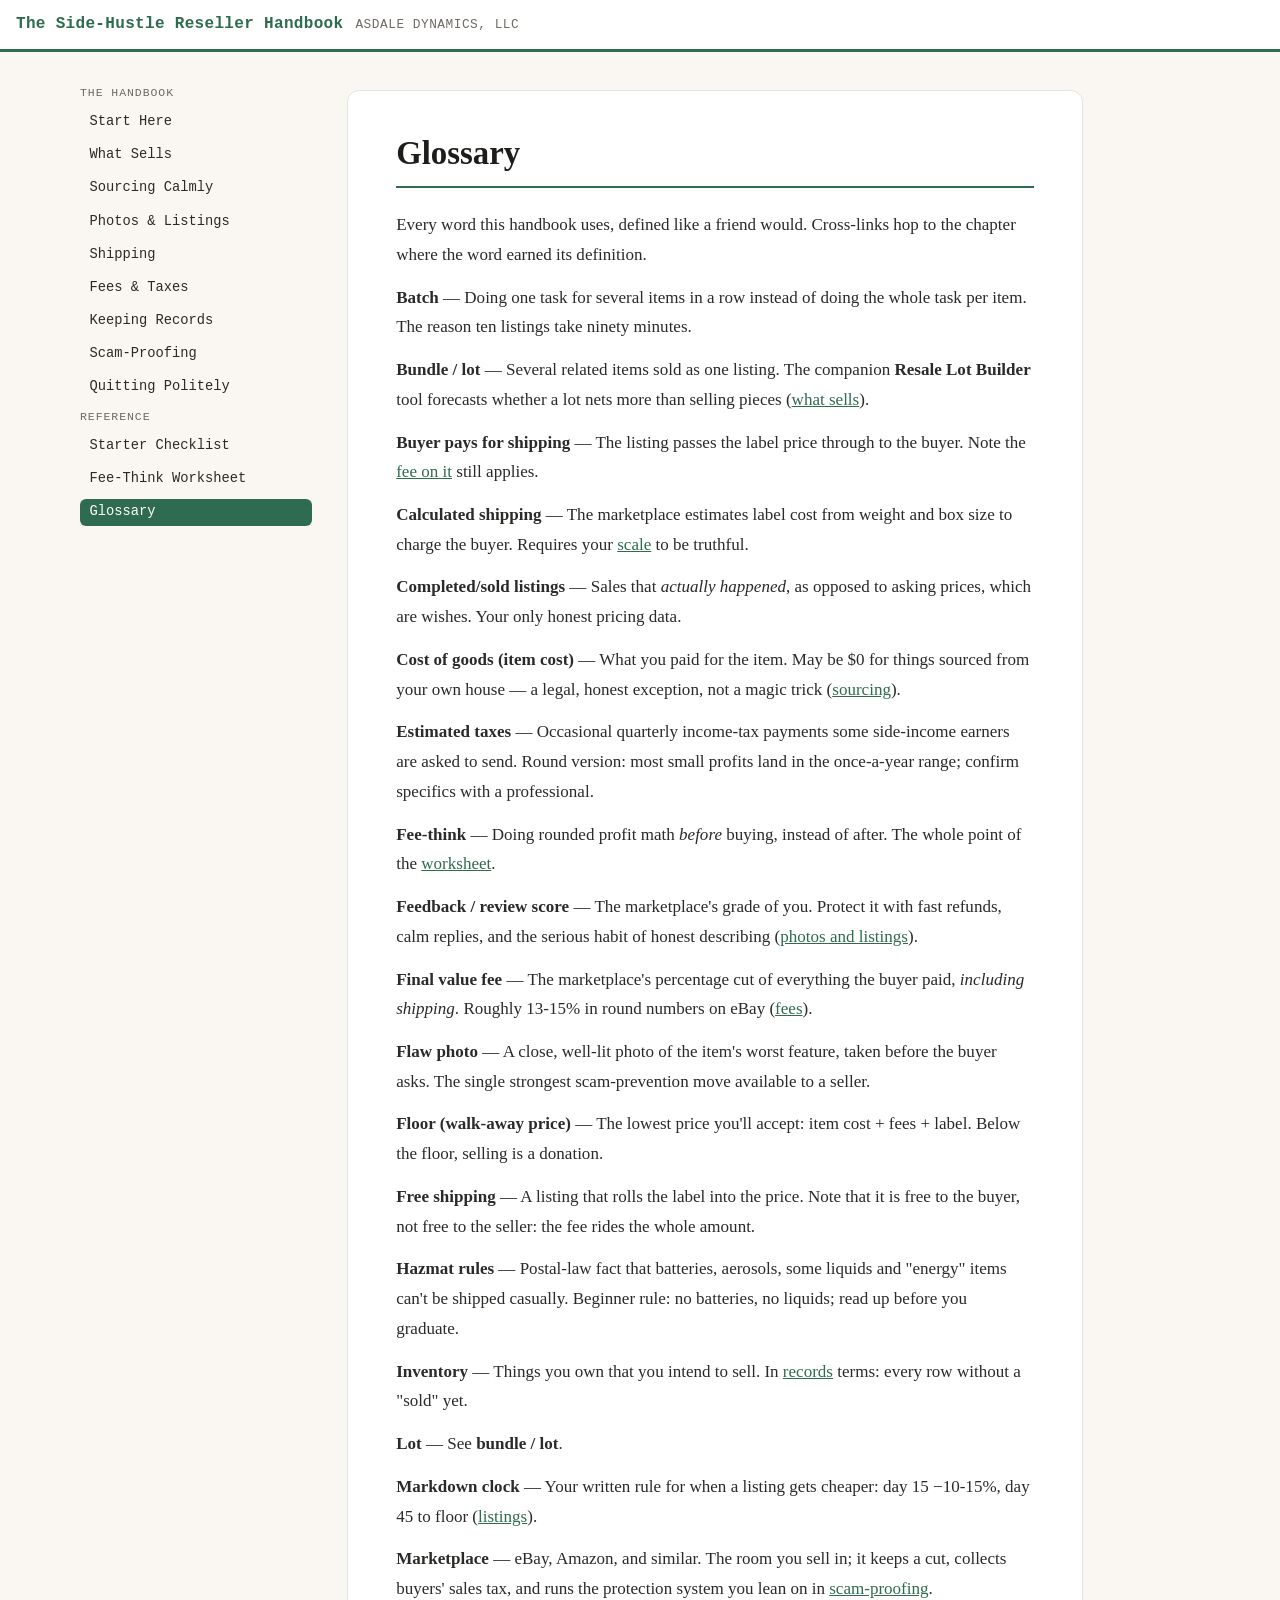
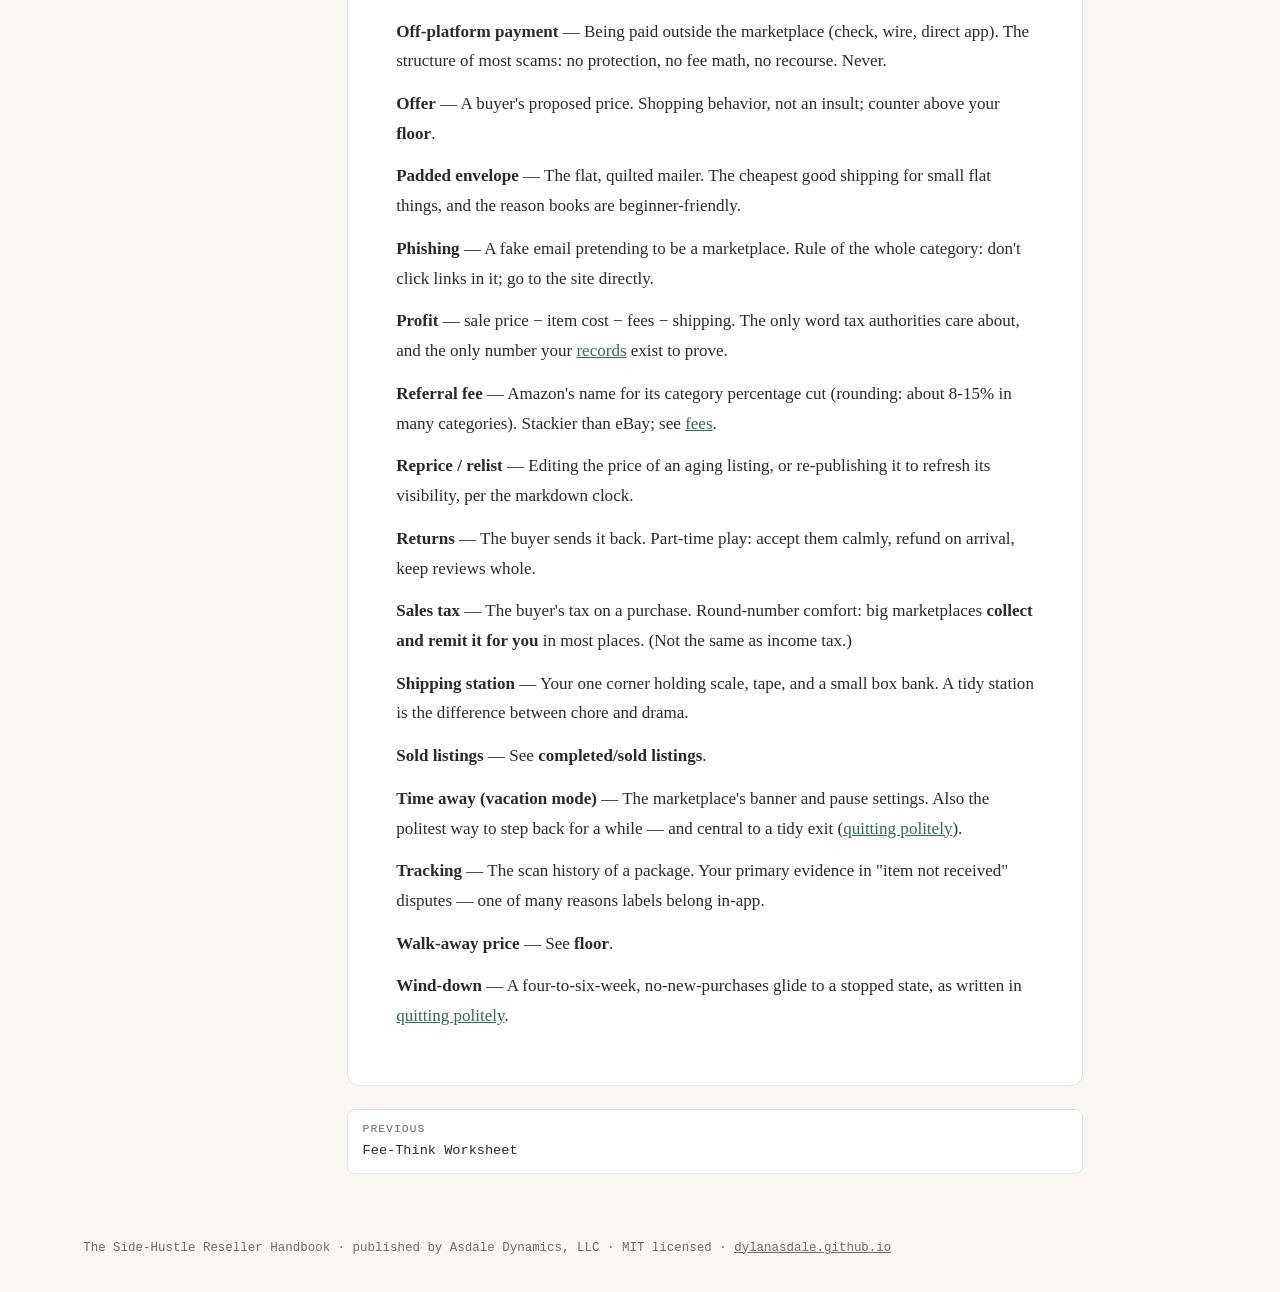
<file: site/glossary.html>
<!DOCTYPE html>
<html lang="en">
<head>
<meta charset="utf-8">
<meta name="viewport" content="width=device-width, initial-scale=1">
<title>Glossary — The Side-Hustle Reseller Handbook</title>
<style>
:root {
  --bg: #faf7f2;
  --surface: #ffffff;
  --ink: #2b2a28;
  --muted: #6f6a62;
  --accent: #2f6b4f;
  --accent-soft: #e2efe7;
  --line: #e0e6df;
  --code-bg: #f1f2ee;
  --sidebar-w: 16.5rem;
}

* { box-sizing: border-box; }

html { scroll-behavior: smooth; }

body {
  margin: 0;
  font-family: Georgia, "Iowan Old Style", "Times New Roman", serif;
  font-size: 1.065rem;
  line-height: 1.75;
  color: var(--ink);
  background: var(--bg);
}

code, pre, .nav, .skip-link, .pager, .page-footer, .site-header {
  font-family: ui-monospace, "SF Mono", "Cascadia Code", Consolas, Menlo, monospace;
}

.site-header {
  background: var(--surface);
  border-bottom: 3px solid var(--accent);
  padding: 0.65rem 1rem;
  display: flex;
  align-items: baseline;
  gap: 0.75rem;
  flex-wrap: wrap;
}

.site-header .brand {
  font-weight: 700;
  letter-spacing: 0.02em;
  color: var(--accent);
  text-decoration: none;
  font-size: 1rem;
}

.site-header .tagline {
  color: var(--muted);
  font-size: 0.8rem;
  letter-spacing: 0.04em;
  text-transform: uppercase;
}

.skip-link {
  position: absolute;
  left: -999px;
  top: 0;
  background: var(--accent);
  color: #fff;
  padding: 0.5rem 0.75rem;
  z-index: 10;
}

.skip-link:focus { left: 0.5rem; top: 0.5rem; }

.layout {
  display: flex;
  max-width: 72rem;
  margin: 0 auto;
  align-items: flex-start;
}

.sidebar {
  width: var(--sidebar-w);
  flex: none;
  position: sticky;
  top: 0;
  padding: 1.6rem 1rem 2rem;
  font-size: 0.86rem;
  max-height: 100vh;
  overflow-y: auto;
}

.nav { list-style: none; margin: 0; padding: 0; }

.nav .nav-label {
  color: var(--muted);
  font-size: 0.72rem;
  letter-spacing: 0.08em;
  text-transform: uppercase;
  margin: 1.1rem 0 0.35rem;
  display: block;
}

.nav .nav-label:first-child { margin-top: 0; }

.nav a {
  display: block;
  color: var(--ink);
  text-decoration: none;
  padding: 0.28rem 0.6rem;
  border-radius: 6px;
  line-height: 1.35;
}

.nav a:hover { background: var(--accent-soft); }

.nav a.active {
  background: var(--accent);
  color: #fff;
}

main {
  flex: 1;
  min-width: 0;
  padding: 2.4rem 1.2rem 3rem;
}

article {
  background: var(--surface);
  border: 1px solid var(--line);
  border-radius: 12px;
  padding: 2.6rem 3rem;
  max-width: 46rem;
}

h1, h2, h3, h4 {
  font-family: Georgia, serif;
  line-height: 1.25;
  color: #1f1d1a;
  scroll-margin-top: 1rem;
}

h1 {
  font-size: 2.05rem;
  margin: 0 0 1.4rem;
  padding-bottom: 0.75rem;
  border-bottom: 2px solid var(--accent);
}

h2 { font-size: 1.45rem; margin: 2.2rem 0 0.7rem; }
h3 { font-size: 1.18rem; margin: 1.8rem 0 0.5rem; }

p { margin: 0.8rem 0; }

a { color: var(--accent); }

a:hover { text-decoration-thickness: 2px; }

blockquote {
  margin: 1.2rem 0;
  padding: 0.7rem 1.1rem;
  border-left: 4px solid var(--accent);
  background: var(--accent-soft);
  border-radius: 0 8px 8px 0;
  font-style: italic;
}

blockquote p { margin: 0.3rem 0; }

code {
  background: var(--code-bg);
  border: 1px solid var(--line);
  border-radius: 5px;
  padding: 0.1rem 0.34rem;
  font-size: 0.87em;
}

pre {
  background: #26312b;
  color: #eef2ec;
  border-radius: 10px;
  padding: 1rem 1.2rem;
  overflow-x: auto;
  line-height: 1.55;
  font-size: 0.86rem;
}

pre code {
  background: none;
  border: none;
  padding: 0;
  color: inherit;
  font-size: inherit;
}

ul, ol { padding-left: 1.5rem; margin: 0.8rem 0; }

li { margin: 0.35rem 0; }

ul.checklist { list-style: none; padding-left: 0.3rem; }

ul.checklist li {
  padding-left: 1.7rem;
  position: relative;
}

ul.checklist li::before {
  content: "";
  position: absolute;
  left: 0;
  top: 0.42em;
  width: 1rem;
  height: 1rem;
  border: 2px solid var(--accent);
  border-radius: 4px;
  background: #fff;
}

ul.checklist li { margin: 0.55rem 0; }

table {
  border-collapse: collapse;
  width: 100%;
  margin: 1.2rem 0;
  font-size: 0.95rem;
}

th, td {
  border: 1px solid var(--line);
  padding: 0.45rem 0.7rem;
  text-align: left;
  vertical-align: top;
}

th { background: var(--accent-soft); color: #1d4a36; }

hr {
  border: none;
  border-top: 1px dashed var(--line);
  margin: 2rem auto;
  width: 60%;
}

.pager {
  max-width: 46rem;
  display: flex;
  justify-content: space-between;
  gap: 1rem;
  margin-top: 1.4rem;
  font-size: 0.85rem;
}

.pager a {
  background: var(--surface);
  border: 1px solid var(--line);
  border-radius: 8px;
  padding: 0.6rem 0.9rem;
  text-decoration: none;
  color: var(--ink);
  flex: 1;
}

.pager a:hover { border-color: var(--accent); }
.pager .next { text-align: right; }

.pager .dir {
  display: block;
  color: var(--muted);
  font-size: 0.72rem;
  text-transform: uppercase;
  letter-spacing: 0.08em;
}

.page-footer {
  max-width: 72rem;
  margin: 0 auto;
  padding: 1rem 1.2rem 2rem;
  color: var(--muted);
  font-size: 0.78rem;
}

.page-footer a { color: var(--muted); }

@media (max-width: 56rem) {
  .layout { flex-direction: column; }
  .sidebar {
    position: static;
    width: 100%;
    max-height: none;
    border-bottom: 1px solid var(--line);
    padding-bottom: 1rem;
  }
  article { padding: 1.6rem 1.2rem; }
}

</style>
</head>
<body>
<a class="skip-link" href="#content">Skip to content</a>
<header class="site-header">
  <a class="brand" href="index.html">The Side-Hustle Reseller Handbook</a>
  <span class="tagline">Asdale Dynamics, LLC</span>
</header>
<div class="layout">
  <nav class="sidebar" aria-label="Chapters">
    <ul class="nav"><li><span class="nav-label">The handbook</span></li><li><a class="" href="index.html">Start Here</a></li><li><a class="" href="01-what-sells.html">What Sells</a></li><li><a class="" href="02-sourcing-calmly.html">Sourcing Calmly</a></li><li><a class="" href="03-photos-and-listings.html">Photos &amp; Listings</a></li><li><a class="" href="04-shipping-without-stress.html">Shipping</a></li><li><a class="" href="05-fees-and-taxes.html">Fees &amp; Taxes</a></li><li><a class="" href="06-keeping-records.html">Keeping Records</a></li><li><a class="" href="07-scam-proofing.html">Scam-Proofing</a></li><li><a class="" href="08-quitting-politely.html">Quitting Politely</a></li><li><span class="nav-label">Reference</span></li><li><a class="" href="starter-checklist.html">Starter Checklist</a></li><li><a class="" href="fee-think-worksheet.html">Fee-Think Worksheet</a></li><li><a class="active" href="glossary.html">Glossary</a></li></ul>
  </nav>
  <main id="content">
    <article>
<h1 id="glossary">Glossary</h1>
<p>Every word this handbook uses, defined like a friend would. Cross-links hop to the chapter where the word earned its definition.</p>
<p><strong>Batch</strong> — Doing one task for several items in a row instead of doing the whole task per item. The reason ten listings take ninety minutes.</p>
<p><strong>Bundle / lot</strong> — Several related items sold as one listing. The companion <strong>Resale Lot Builder</strong> tool forecasts whether a lot nets more than selling pieces (<a href="01-what-sells.html">what sells</a>).</p>
<p><strong>Buyer pays for shipping</strong> — The listing passes the label price through to the buyer. Note the <a href="05-fees-and-taxes.html">fee on it</a> still applies.</p>
<p><strong>Calculated shipping</strong> — The marketplace estimates label cost from weight and box size to charge the buyer. Requires your <a href="04-shipping-without-stress.html">scale</a> to be truthful.</p>
<p><strong>Completed/sold listings</strong> — Sales that <em>actually happened</em>, as opposed to asking prices, which are wishes. Your only honest pricing data.</p>
<p><strong>Cost of goods (item cost)</strong> — What you paid for the item. May be $0 for things sourced from your own house — a legal, honest exception, not a magic trick (<a href="02-sourcing-calmly.html">sourcing</a>).</p>
<p><strong>Estimated taxes</strong> — Occasional quarterly income-tax payments some side-income earners are asked to send. Round version: most small profits land in the once-a-year range; confirm specifics with a professional.</p>
<p><strong>Fee-think</strong> — Doing rounded profit math <em>before</em> buying, instead of after. The whole point of the <a href="fee-think-worksheet.html">worksheet</a>.</p>
<p><strong>Feedback / review score</strong> — The marketplace's grade of you. Protect it with fast refunds, calm replies, and the serious habit of honest describing (<a href="03-photos-and-listings.html">photos and listings</a>).</p>
<p><strong>Final value fee</strong> — The marketplace's percentage cut of everything the buyer paid, <em>including shipping</em>. Roughly 13-15% in round numbers on eBay (<a href="05-fees-and-taxes.html">fees</a>).</p>
<p><strong>Flaw photo</strong> — A close, well-lit photo of the item's worst feature, taken before the buyer asks. The single strongest scam-prevention move available to a seller.</p>
<p><strong>Floor (walk-away price)</strong> — The lowest price you'll accept: item cost + fees + label. Below the floor, selling is a donation.</p>
<p><strong>Free shipping</strong> — A listing that rolls the label into the price. Note that it is free to the buyer, not free to the seller: the fee rides the whole amount.</p>
<p><strong>Hazmat rules</strong> — Postal-law fact that batteries, aerosols, some liquids and "energy" items can't be shipped casually. Beginner rule: no batteries, no liquids; read up before you graduate.</p>
<p><strong>Inventory</strong> — Things you own that you intend to sell. In <a href="06-keeping-records.html">records</a> terms: every row without a "sold" yet.</p>
<p><strong>Lot</strong> — See <strong>bundle / lot</strong>.</p>
<p><strong>Markdown clock</strong> — Your written rule for when a listing gets cheaper: day 15 −10-15%, day 45 to floor (<a href="03-photos-and-listings.html">listings</a>).</p>
<p><strong>Marketplace</strong> — eBay, Amazon, and similar. The room you sell in; it keeps a cut, collects buyers' sales tax, and runs the protection system you lean on in <a href="07-scam-proofing.html">scam-proofing</a>.</p>
<p><strong>Off-platform payment</strong> — Being paid outside the marketplace (check, wire, direct app). The structure of most scams: no protection, no fee math, no recourse. Never.</p>
<p><strong>Offer</strong> — A buyer's proposed price. Shopping behavior, not an insult; counter above your <strong>floor</strong>.</p>
<p><strong>Padded envelope</strong> — The flat, quilted mailer. The cheapest good shipping for small flat things, and the reason books are beginner-friendly.</p>
<p><strong>Phishing</strong> — A fake email pretending to be a marketplace. Rule of the whole category: don't click links in it; go to the site directly.</p>
<p><strong>Profit</strong> — sale price − item cost − fees − shipping. The only word tax authorities care about, and the only number your <a href="06-keeping-records.html">records</a> exist to prove.</p>
<p><strong>Referral fee</strong> — Amazon's name for its category percentage cut (rounding: about 8-15% in many categories). Stackier than eBay; see <a href="05-fees-and-taxes.html">fees</a>.</p>
<p><strong>Reprice / relist</strong> — Editing the price of an aging listing, or re-publishing it to refresh its visibility, per the markdown clock.</p>
<p><strong>Returns</strong> — The buyer sends it back. Part-time play: accept them calmly, refund on arrival, keep reviews whole.</p>
<p><strong>Sales tax</strong> — The buyer's tax on a purchase. Round-number comfort: big marketplaces <strong>collect and remit it for you</strong> in most places. (Not the same as income tax.)</p>
<p><strong>Shipping station</strong> — Your one corner holding scale, tape, and a small box bank. A tidy station is the difference between chore and drama.</p>
<p><strong>Sold listings</strong> — See <strong>completed/sold listings</strong>.</p>
<p><strong>Time away (vacation mode)</strong> — The marketplace's banner and pause settings. Also the politest way to step back for a while — and central to a tidy exit (<a href="08-quitting-politely.html">quitting politely</a>).</p>
<p><strong>Tracking</strong> — The scan history of a package. Your primary evidence in "item not received" disputes — one of many reasons labels belong in-app.</p>
<p><strong>Walk-away price</strong> — See <strong>floor</strong>.</p>
<p><strong>Wind-down</strong> — A four-to-six-week, no-new-purchases glide to a stopped state, as written in <a href="08-quitting-politely.html">quitting politely</a>.</p>
    </article>
    <nav class="pager" aria-label="Previous and next chapter">
      <a class="prev" href="fee-think-worksheet.html"><span class="dir">Previous</span>Fee-Think Worksheet</a>
      
    </nav>
  </main>
</div>
<footer class="page-footer">
  The Side-Hustle Reseller Handbook · published by Asdale Dynamics, LLC ·
  MIT licensed · <a href="https://dylanasdale.github.io">dylanasdale.github.io</a>
</footer>
</body>
</html>
</file>
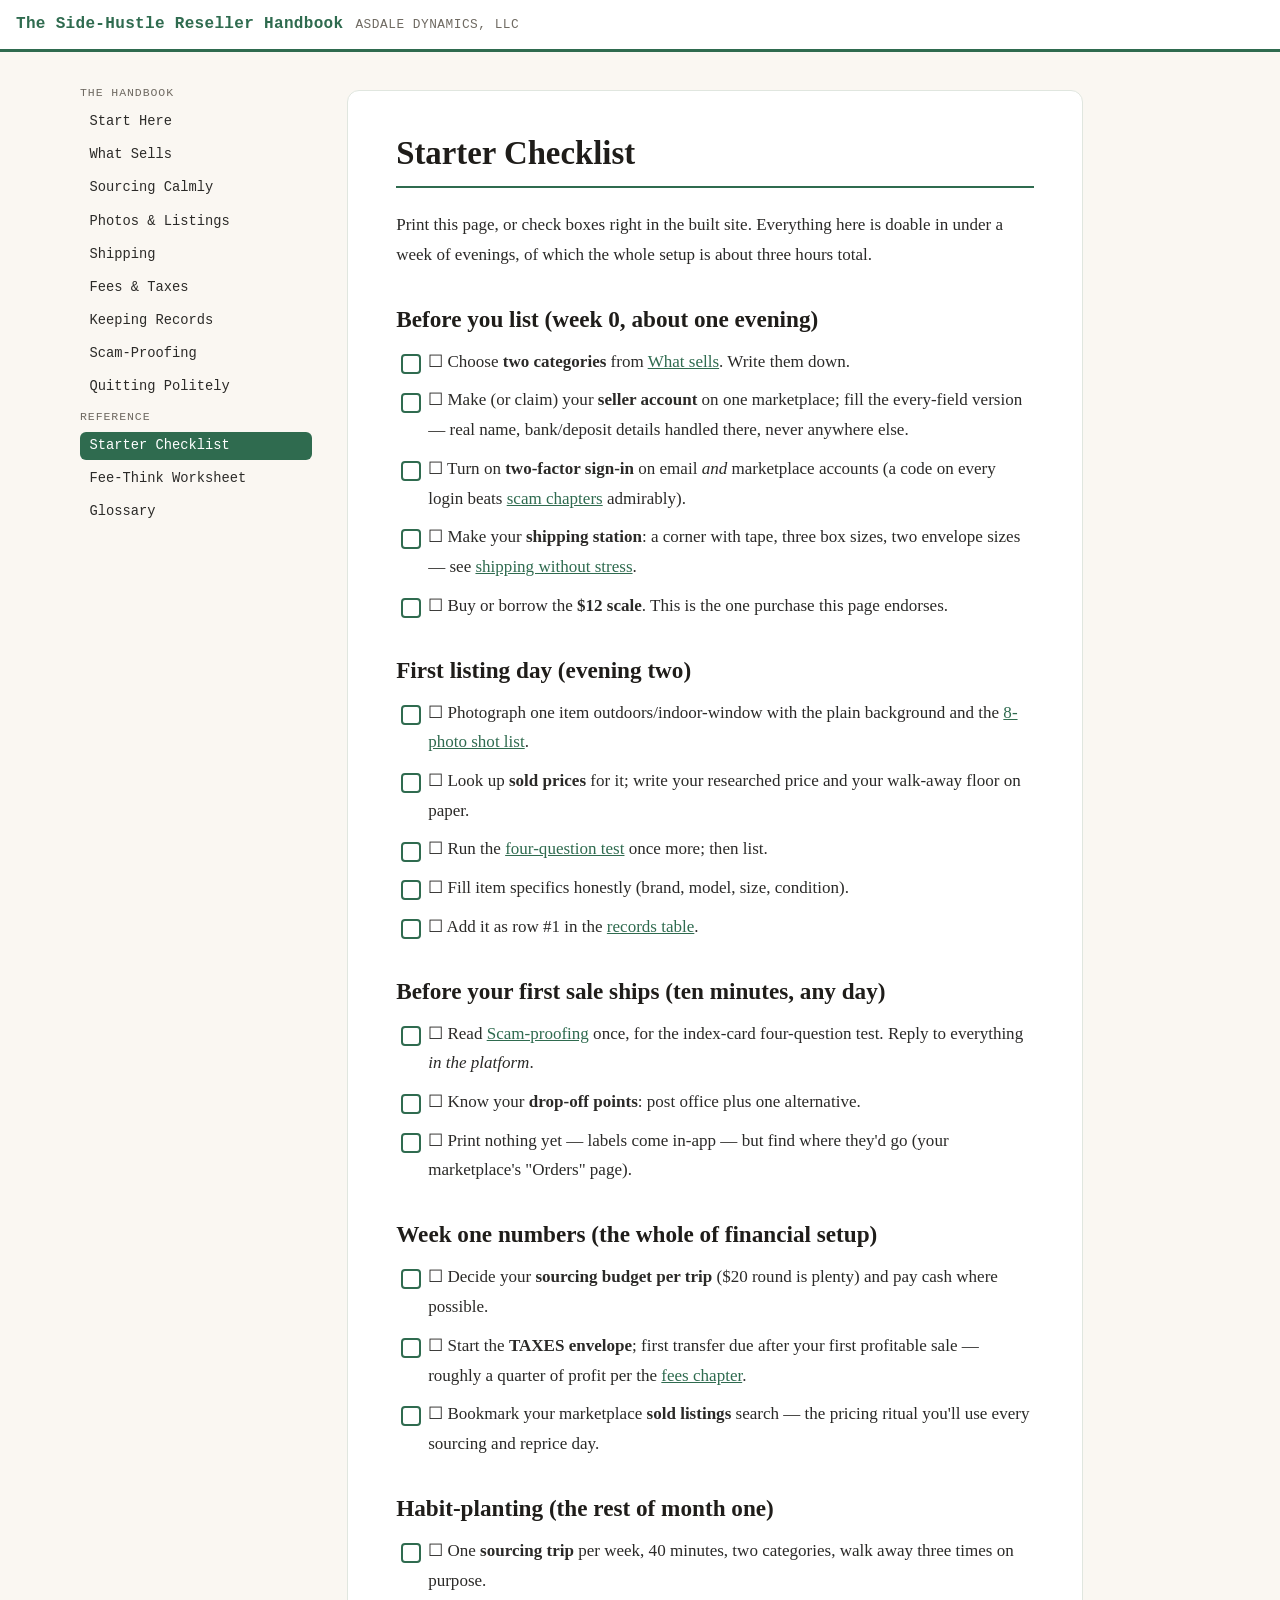
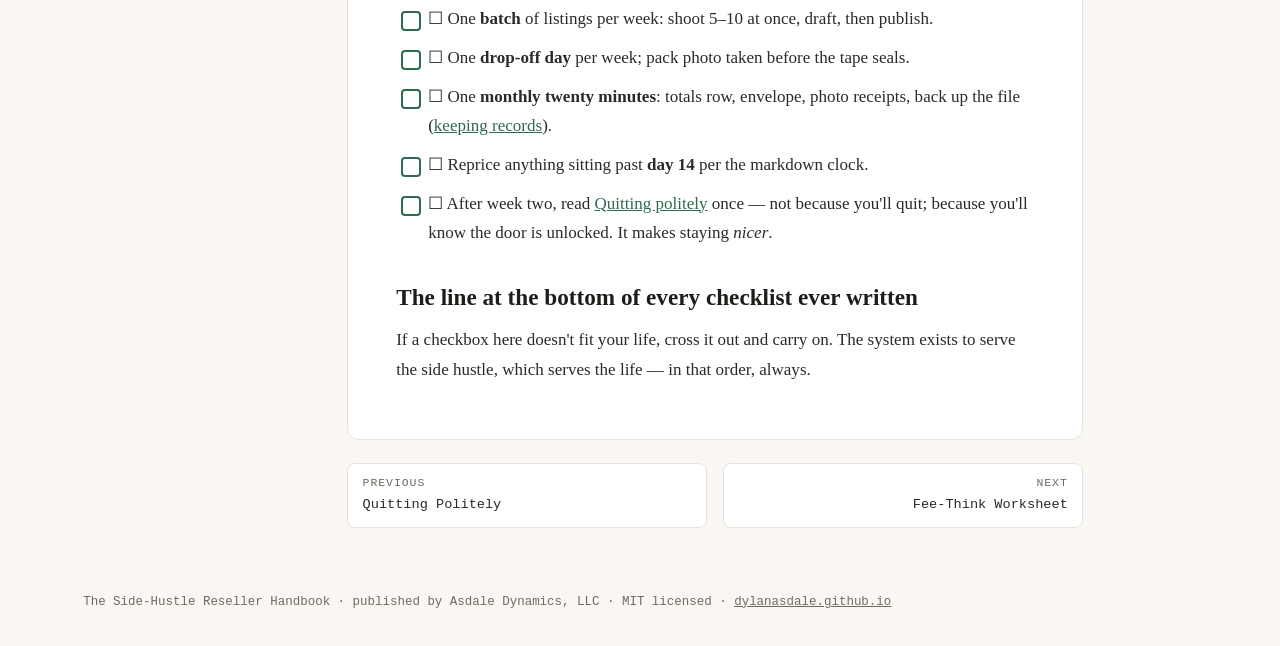
<file: site/starter-checklist.html>
<!DOCTYPE html>
<html lang="en">
<head>
<meta charset="utf-8">
<meta name="viewport" content="width=device-width, initial-scale=1">
<title>Starter Checklist — The Side-Hustle Reseller Handbook</title>
<style>
:root {
  --bg: #faf7f2;
  --surface: #ffffff;
  --ink: #2b2a28;
  --muted: #6f6a62;
  --accent: #2f6b4f;
  --accent-soft: #e2efe7;
  --line: #e0e6df;
  --code-bg: #f1f2ee;
  --sidebar-w: 16.5rem;
}

* { box-sizing: border-box; }

html { scroll-behavior: smooth; }

body {
  margin: 0;
  font-family: Georgia, "Iowan Old Style", "Times New Roman", serif;
  font-size: 1.065rem;
  line-height: 1.75;
  color: var(--ink);
  background: var(--bg);
}

code, pre, .nav, .skip-link, .pager, .page-footer, .site-header {
  font-family: ui-monospace, "SF Mono", "Cascadia Code", Consolas, Menlo, monospace;
}

.site-header {
  background: var(--surface);
  border-bottom: 3px solid var(--accent);
  padding: 0.65rem 1rem;
  display: flex;
  align-items: baseline;
  gap: 0.75rem;
  flex-wrap: wrap;
}

.site-header .brand {
  font-weight: 700;
  letter-spacing: 0.02em;
  color: var(--accent);
  text-decoration: none;
  font-size: 1rem;
}

.site-header .tagline {
  color: var(--muted);
  font-size: 0.8rem;
  letter-spacing: 0.04em;
  text-transform: uppercase;
}

.skip-link {
  position: absolute;
  left: -999px;
  top: 0;
  background: var(--accent);
  color: #fff;
  padding: 0.5rem 0.75rem;
  z-index: 10;
}

.skip-link:focus { left: 0.5rem; top: 0.5rem; }

.layout {
  display: flex;
  max-width: 72rem;
  margin: 0 auto;
  align-items: flex-start;
}

.sidebar {
  width: var(--sidebar-w);
  flex: none;
  position: sticky;
  top: 0;
  padding: 1.6rem 1rem 2rem;
  font-size: 0.86rem;
  max-height: 100vh;
  overflow-y: auto;
}

.nav { list-style: none; margin: 0; padding: 0; }

.nav .nav-label {
  color: var(--muted);
  font-size: 0.72rem;
  letter-spacing: 0.08em;
  text-transform: uppercase;
  margin: 1.1rem 0 0.35rem;
  display: block;
}

.nav .nav-label:first-child { margin-top: 0; }

.nav a {
  display: block;
  color: var(--ink);
  text-decoration: none;
  padding: 0.28rem 0.6rem;
  border-radius: 6px;
  line-height: 1.35;
}

.nav a:hover { background: var(--accent-soft); }

.nav a.active {
  background: var(--accent);
  color: #fff;
}

main {
  flex: 1;
  min-width: 0;
  padding: 2.4rem 1.2rem 3rem;
}

article {
  background: var(--surface);
  border: 1px solid var(--line);
  border-radius: 12px;
  padding: 2.6rem 3rem;
  max-width: 46rem;
}

h1, h2, h3, h4 {
  font-family: Georgia, serif;
  line-height: 1.25;
  color: #1f1d1a;
  scroll-margin-top: 1rem;
}

h1 {
  font-size: 2.05rem;
  margin: 0 0 1.4rem;
  padding-bottom: 0.75rem;
  border-bottom: 2px solid var(--accent);
}

h2 { font-size: 1.45rem; margin: 2.2rem 0 0.7rem; }
h3 { font-size: 1.18rem; margin: 1.8rem 0 0.5rem; }

p { margin: 0.8rem 0; }

a { color: var(--accent); }

a:hover { text-decoration-thickness: 2px; }

blockquote {
  margin: 1.2rem 0;
  padding: 0.7rem 1.1rem;
  border-left: 4px solid var(--accent);
  background: var(--accent-soft);
  border-radius: 0 8px 8px 0;
  font-style: italic;
}

blockquote p { margin: 0.3rem 0; }

code {
  background: var(--code-bg);
  border: 1px solid var(--line);
  border-radius: 5px;
  padding: 0.1rem 0.34rem;
  font-size: 0.87em;
}

pre {
  background: #26312b;
  color: #eef2ec;
  border-radius: 10px;
  padding: 1rem 1.2rem;
  overflow-x: auto;
  line-height: 1.55;
  font-size: 0.86rem;
}

pre code {
  background: none;
  border: none;
  padding: 0;
  color: inherit;
  font-size: inherit;
}

ul, ol { padding-left: 1.5rem; margin: 0.8rem 0; }

li { margin: 0.35rem 0; }

ul.checklist { list-style: none; padding-left: 0.3rem; }

ul.checklist li {
  padding-left: 1.7rem;
  position: relative;
}

ul.checklist li::before {
  content: "";
  position: absolute;
  left: 0;
  top: 0.42em;
  width: 1rem;
  height: 1rem;
  border: 2px solid var(--accent);
  border-radius: 4px;
  background: #fff;
}

ul.checklist li { margin: 0.55rem 0; }

table {
  border-collapse: collapse;
  width: 100%;
  margin: 1.2rem 0;
  font-size: 0.95rem;
}

th, td {
  border: 1px solid var(--line);
  padding: 0.45rem 0.7rem;
  text-align: left;
  vertical-align: top;
}

th { background: var(--accent-soft); color: #1d4a36; }

hr {
  border: none;
  border-top: 1px dashed var(--line);
  margin: 2rem auto;
  width: 60%;
}

.pager {
  max-width: 46rem;
  display: flex;
  justify-content: space-between;
  gap: 1rem;
  margin-top: 1.4rem;
  font-size: 0.85rem;
}

.pager a {
  background: var(--surface);
  border: 1px solid var(--line);
  border-radius: 8px;
  padding: 0.6rem 0.9rem;
  text-decoration: none;
  color: var(--ink);
  flex: 1;
}

.pager a:hover { border-color: var(--accent); }
.pager .next { text-align: right; }

.pager .dir {
  display: block;
  color: var(--muted);
  font-size: 0.72rem;
  text-transform: uppercase;
  letter-spacing: 0.08em;
}

.page-footer {
  max-width: 72rem;
  margin: 0 auto;
  padding: 1rem 1.2rem 2rem;
  color: var(--muted);
  font-size: 0.78rem;
}

.page-footer a { color: var(--muted); }

@media (max-width: 56rem) {
  .layout { flex-direction: column; }
  .sidebar {
    position: static;
    width: 100%;
    max-height: none;
    border-bottom: 1px solid var(--line);
    padding-bottom: 1rem;
  }
  article { padding: 1.6rem 1.2rem; }
}

</style>
</head>
<body>
<a class="skip-link" href="#content">Skip to content</a>
<header class="site-header">
  <a class="brand" href="index.html">The Side-Hustle Reseller Handbook</a>
  <span class="tagline">Asdale Dynamics, LLC</span>
</header>
<div class="layout">
  <nav class="sidebar" aria-label="Chapters">
    <ul class="nav"><li><span class="nav-label">The handbook</span></li><li><a class="" href="index.html">Start Here</a></li><li><a class="" href="01-what-sells.html">What Sells</a></li><li><a class="" href="02-sourcing-calmly.html">Sourcing Calmly</a></li><li><a class="" href="03-photos-and-listings.html">Photos &amp; Listings</a></li><li><a class="" href="04-shipping-without-stress.html">Shipping</a></li><li><a class="" href="05-fees-and-taxes.html">Fees &amp; Taxes</a></li><li><a class="" href="06-keeping-records.html">Keeping Records</a></li><li><a class="" href="07-scam-proofing.html">Scam-Proofing</a></li><li><a class="" href="08-quitting-politely.html">Quitting Politely</a></li><li><span class="nav-label">Reference</span></li><li><a class="active" href="starter-checklist.html">Starter Checklist</a></li><li><a class="" href="fee-think-worksheet.html">Fee-Think Worksheet</a></li><li><a class="" href="glossary.html">Glossary</a></li></ul>
  </nav>
  <main id="content">
    <article>
<h1 id="starter-checklist">Starter Checklist</h1>
<p>Print this page, or check boxes right in the built site. Everything here is doable in under a week of evenings, of which the whole setup is about three hours total.</p>
<h2 id="before-you-list-week-0-about-one-evening">Before you list (week 0, about one evening)</h2>
<ul class="checklist">
<li>&#9744; Choose <strong>two categories</strong> from <a href="01-what-sells.html">What sells</a>. Write them down.</li>
<li>&#9744; Make (or claim) your <strong>seller account</strong> on one marketplace; fill the every-field version — real name, bank/deposit details handled there, never anywhere else.</li>
<li>&#9744; Turn on <strong>two-factor sign-in</strong> on email <em>and</em> marketplace accounts (a code on every login beats <a href="07-scam-proofing.html">scam chapters</a> admirably).</li>
<li>&#9744; Make your <strong>shipping station</strong>: a corner with tape, three box sizes, two envelope sizes — see <a href="04-shipping-without-stress.html">shipping without stress</a>.</li>
<li>&#9744; Buy or borrow the <strong>$12 scale</strong>. This is the one purchase this page endorses.</li>
</ul>
<h2 id="first-listing-day-evening-two">First listing day (evening two)</h2>
<ul class="checklist">
<li>&#9744; Photograph one item outdoors/indoor-window with the plain background and the <a href="03-photos-and-listings.html">8-photo shot list</a>.</li>
<li>&#9744; Look up <strong>sold prices</strong> for it; write your researched price and your walk-away floor on paper.</li>
<li>&#9744; Run the <a href="01-what-sells.html">four-question test</a> once more; then list.</li>
<li>&#9744; Fill item specifics honestly (brand, model, size, condition).</li>
<li>&#9744; Add it as row #1 in the <a href="06-keeping-records.html">records table</a>.</li>
</ul>
<h2 id="before-your-first-sale-ships-ten-minutes-any-day">Before your first sale ships (ten minutes, any day)</h2>
<ul class="checklist">
<li>&#9744; Read <a href="07-scam-proofing.html">Scam-proofing</a> once, for the index-card four-question test. Reply to everything <em>in the platform</em>.</li>
<li>&#9744; Know your <strong>drop-off points</strong>: post office plus one alternative.</li>
<li>&#9744; Print nothing yet — labels come in-app — but find where they'd go (your marketplace's "Orders" page).</li>
</ul>
<h2 id="week-one-numbers-the-whole-of-financial-setup">Week one numbers (the whole of financial setup)</h2>
<ul class="checklist">
<li>&#9744; Decide your <strong>sourcing budget per trip</strong> ($20 round is plenty) and pay cash where possible.</li>
<li>&#9744; Start the <strong>TAXES envelope</strong>; first transfer due after your first profitable sale — roughly a quarter of profit per the <a href="05-fees-and-taxes.html">fees chapter</a>.</li>
<li>&#9744; Bookmark your marketplace <strong>sold listings</strong> search — the pricing ritual you'll use every sourcing and reprice day.</li>
</ul>
<h2 id="habit-planting-the-rest-of-month-one">Habit-planting (the rest of month one)</h2>
<ul class="checklist">
<li>&#9744; One <strong>sourcing trip</strong> per week, 40 minutes, two categories, walk away three times on purpose.</li>
<li>&#9744; One <strong>batch</strong> of listings per week: shoot 5–10 at once, draft, then publish.</li>
<li>&#9744; One <strong>drop-off day</strong> per week; pack photo taken before the tape seals.</li>
<li>&#9744; One <strong>monthly twenty minutes</strong>: totals row, envelope, photo receipts, back up the file (<a href="06-keeping-records.html">keeping records</a>).</li>
<li>&#9744; Reprice anything sitting past <strong>day 14</strong> per the markdown clock.</li>
<li>&#9744; After week two, read <a href="08-quitting-politely.html">Quitting politely</a> once — not because you'll quit; because you'll know the door is unlocked. It makes staying <em>nicer</em>.</li>
</ul>
<h2 id="the-line-at-the-bottom-of-every-checklist-ever-written">The line at the bottom of every checklist ever written</h2>
<p>If a checkbox here doesn't fit your life, cross it out and carry on. The system exists to serve the side hustle, which serves the life — in that order, always.</p>
    </article>
    <nav class="pager" aria-label="Previous and next chapter">
      <a class="prev" href="08-quitting-politely.html"><span class="dir">Previous</span>Quitting Politely</a>
      <a class="next" href="fee-think-worksheet.html"><span class="dir">Next</span>Fee-Think Worksheet</a>
    </nav>
  </main>
</div>
<footer class="page-footer">
  The Side-Hustle Reseller Handbook · published by Asdale Dynamics, LLC ·
  MIT licensed · <a href="https://dylanasdale.github.io">dylanasdale.github.io</a>
</footer>
</body>
</html>
</file>
